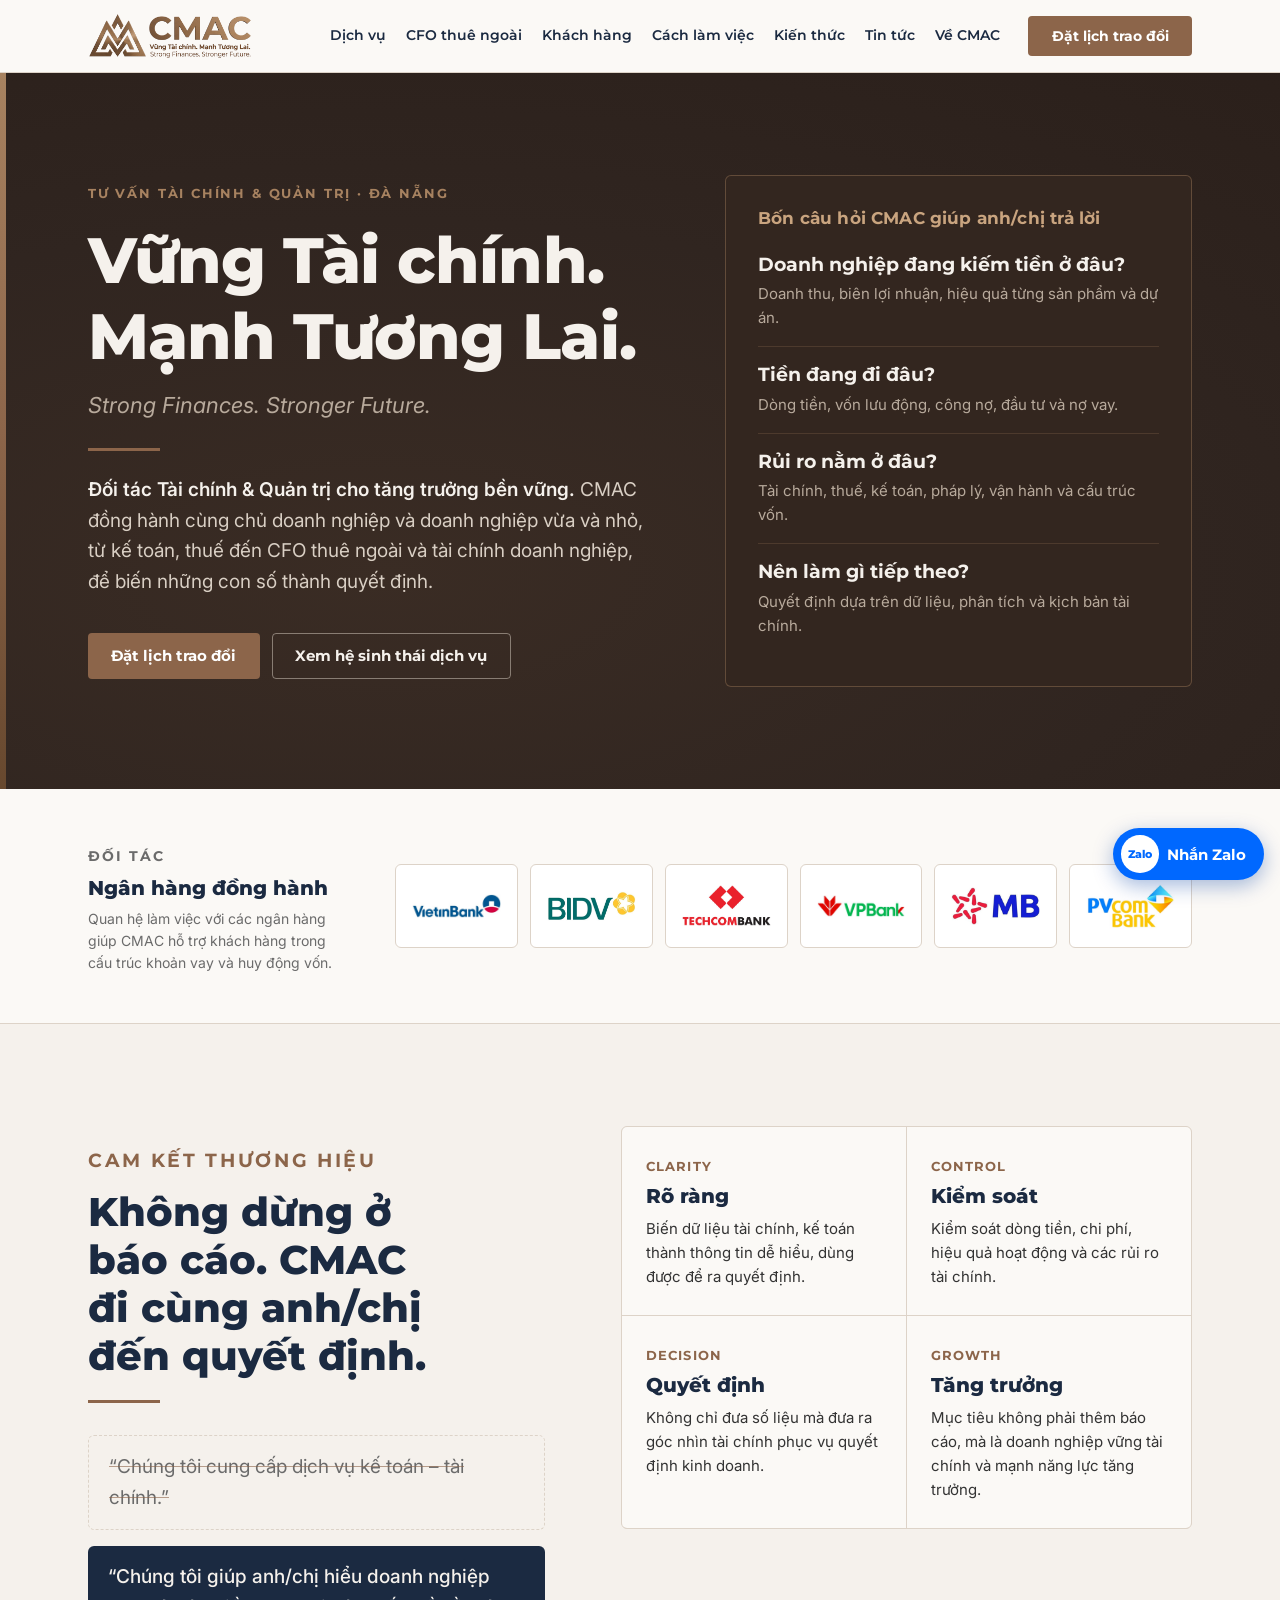
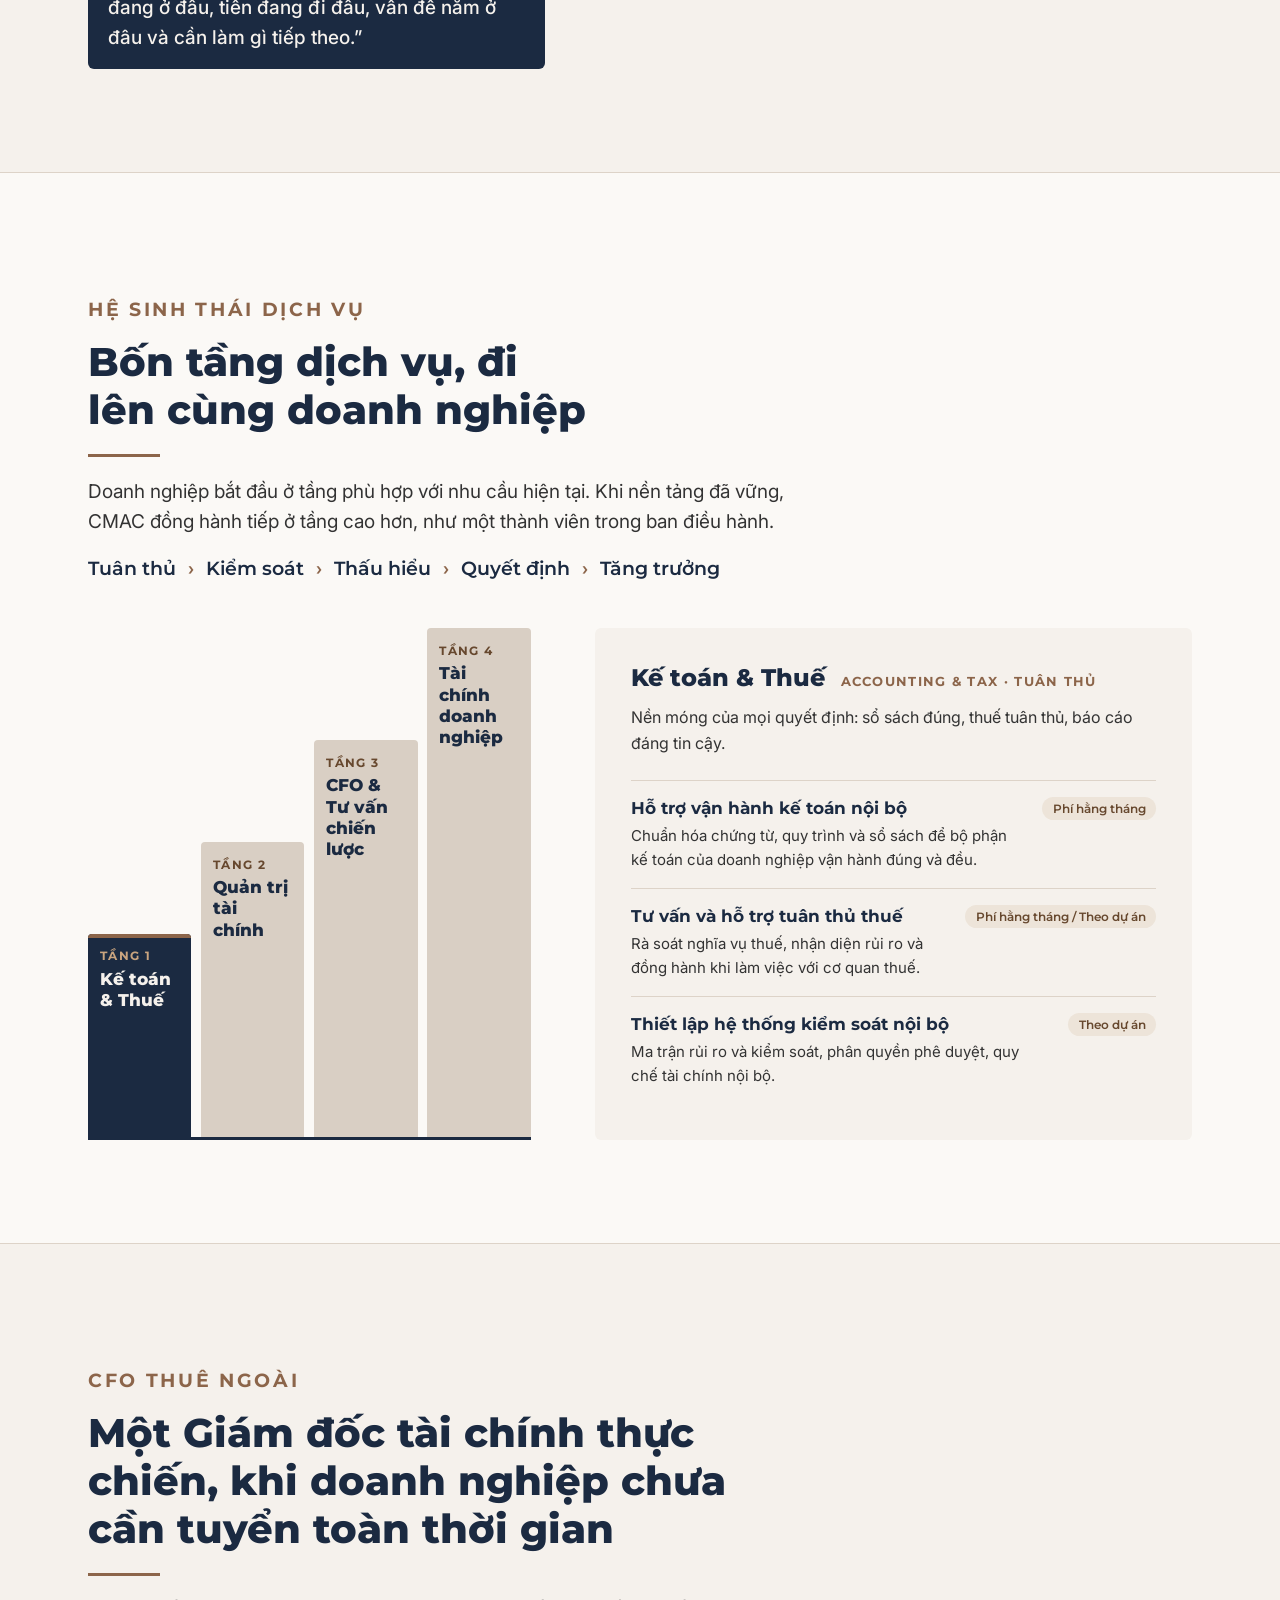
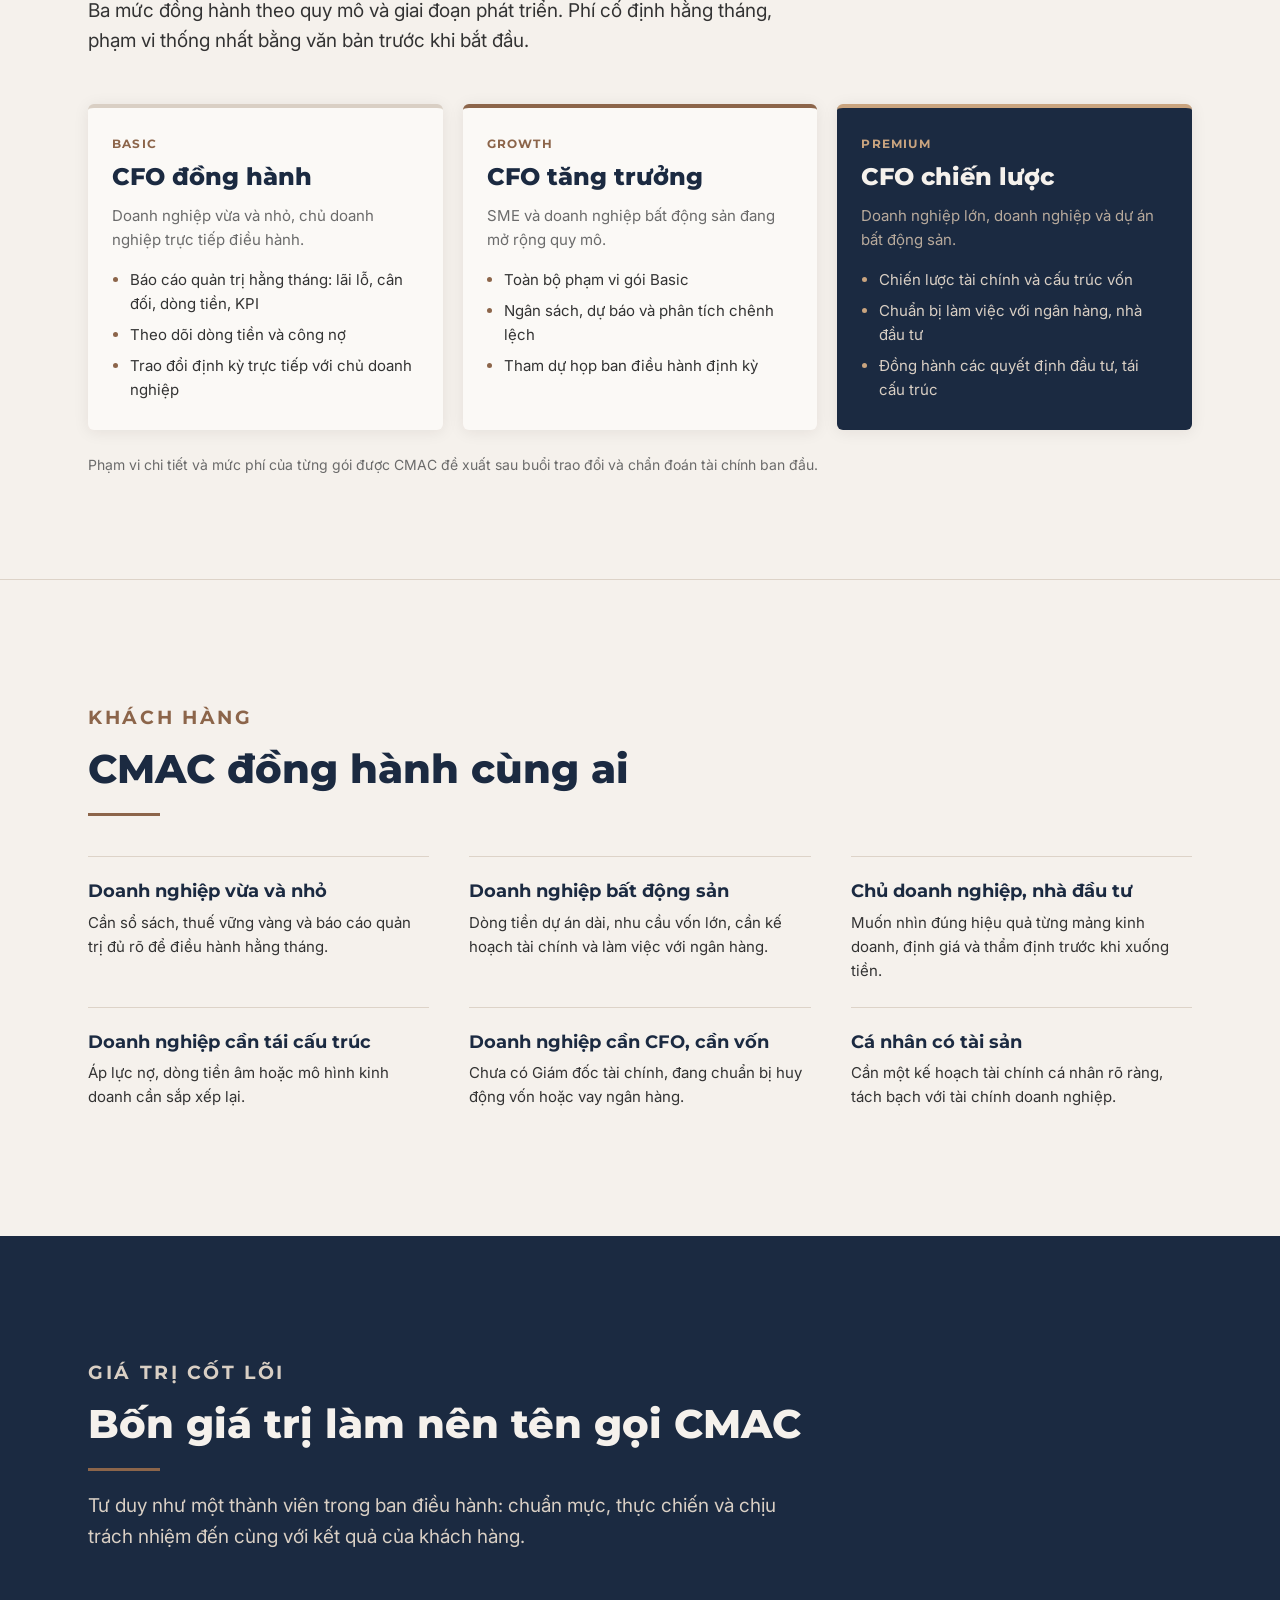
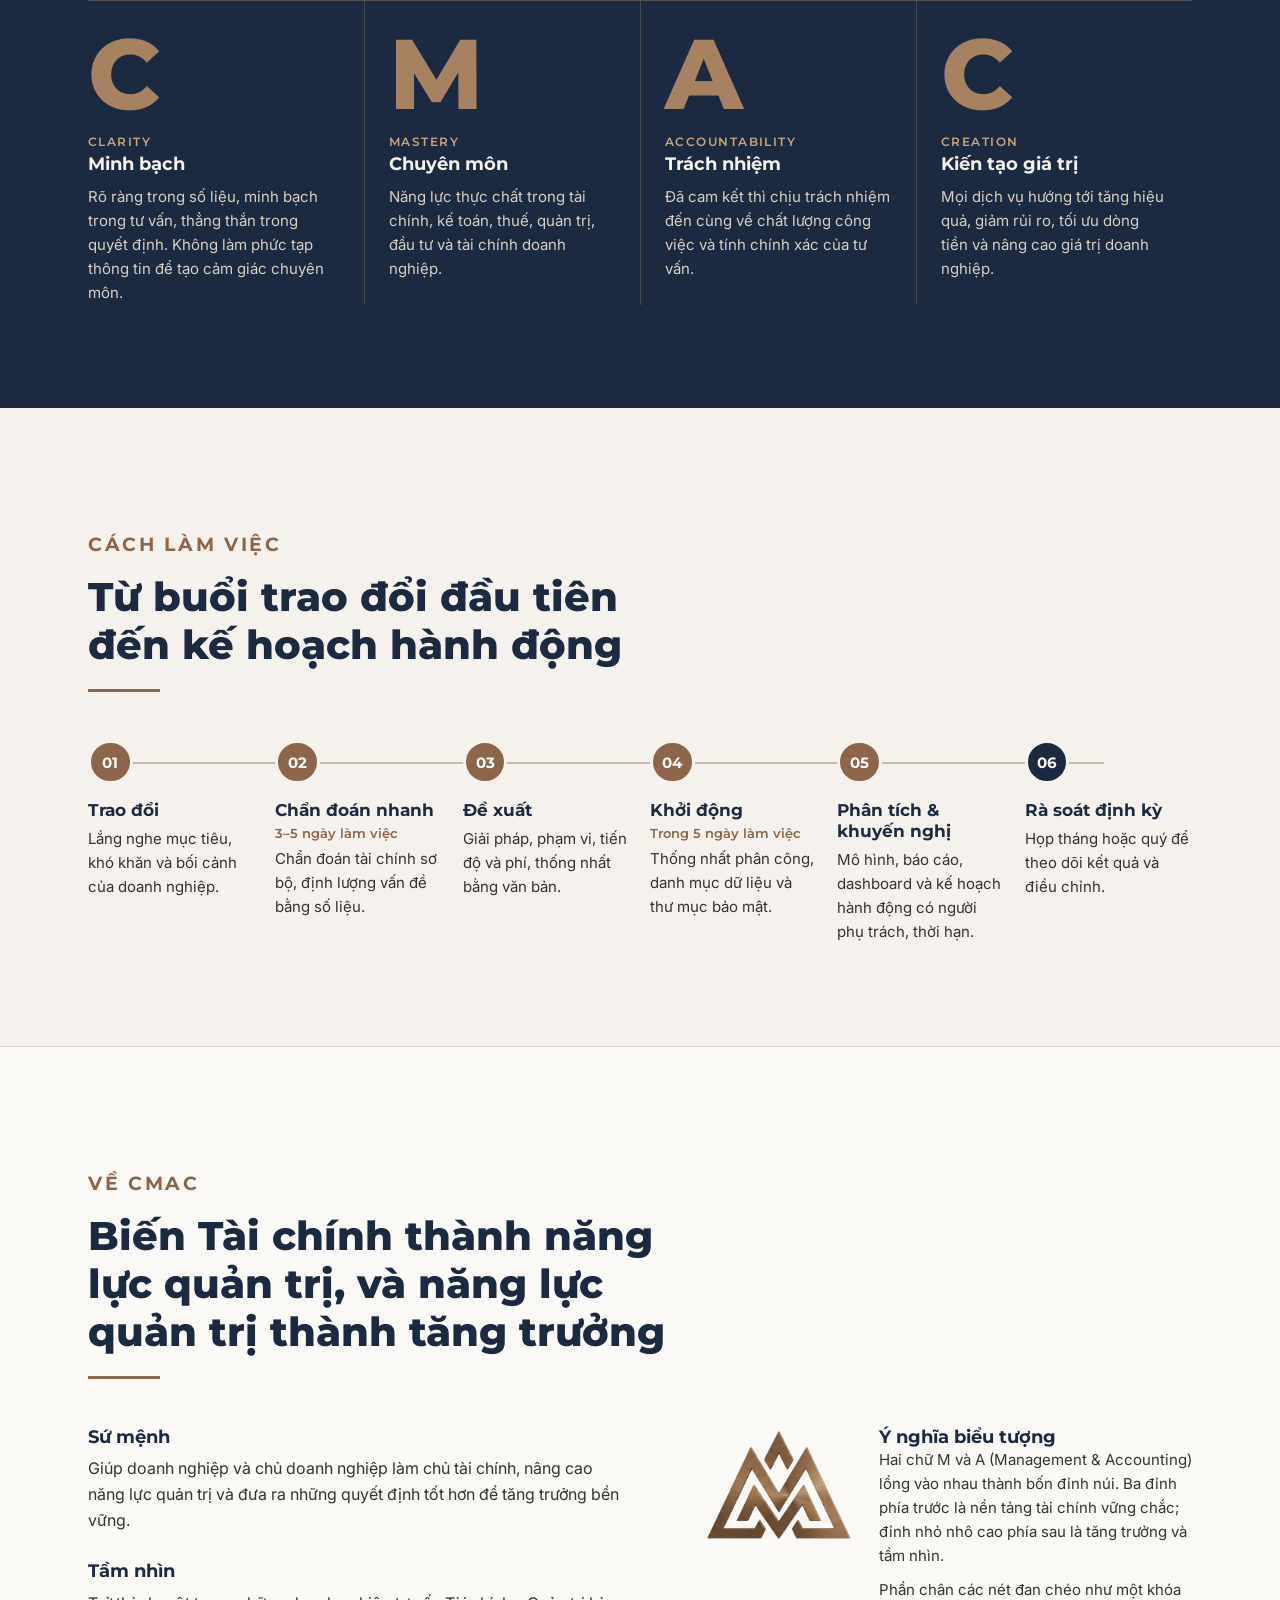
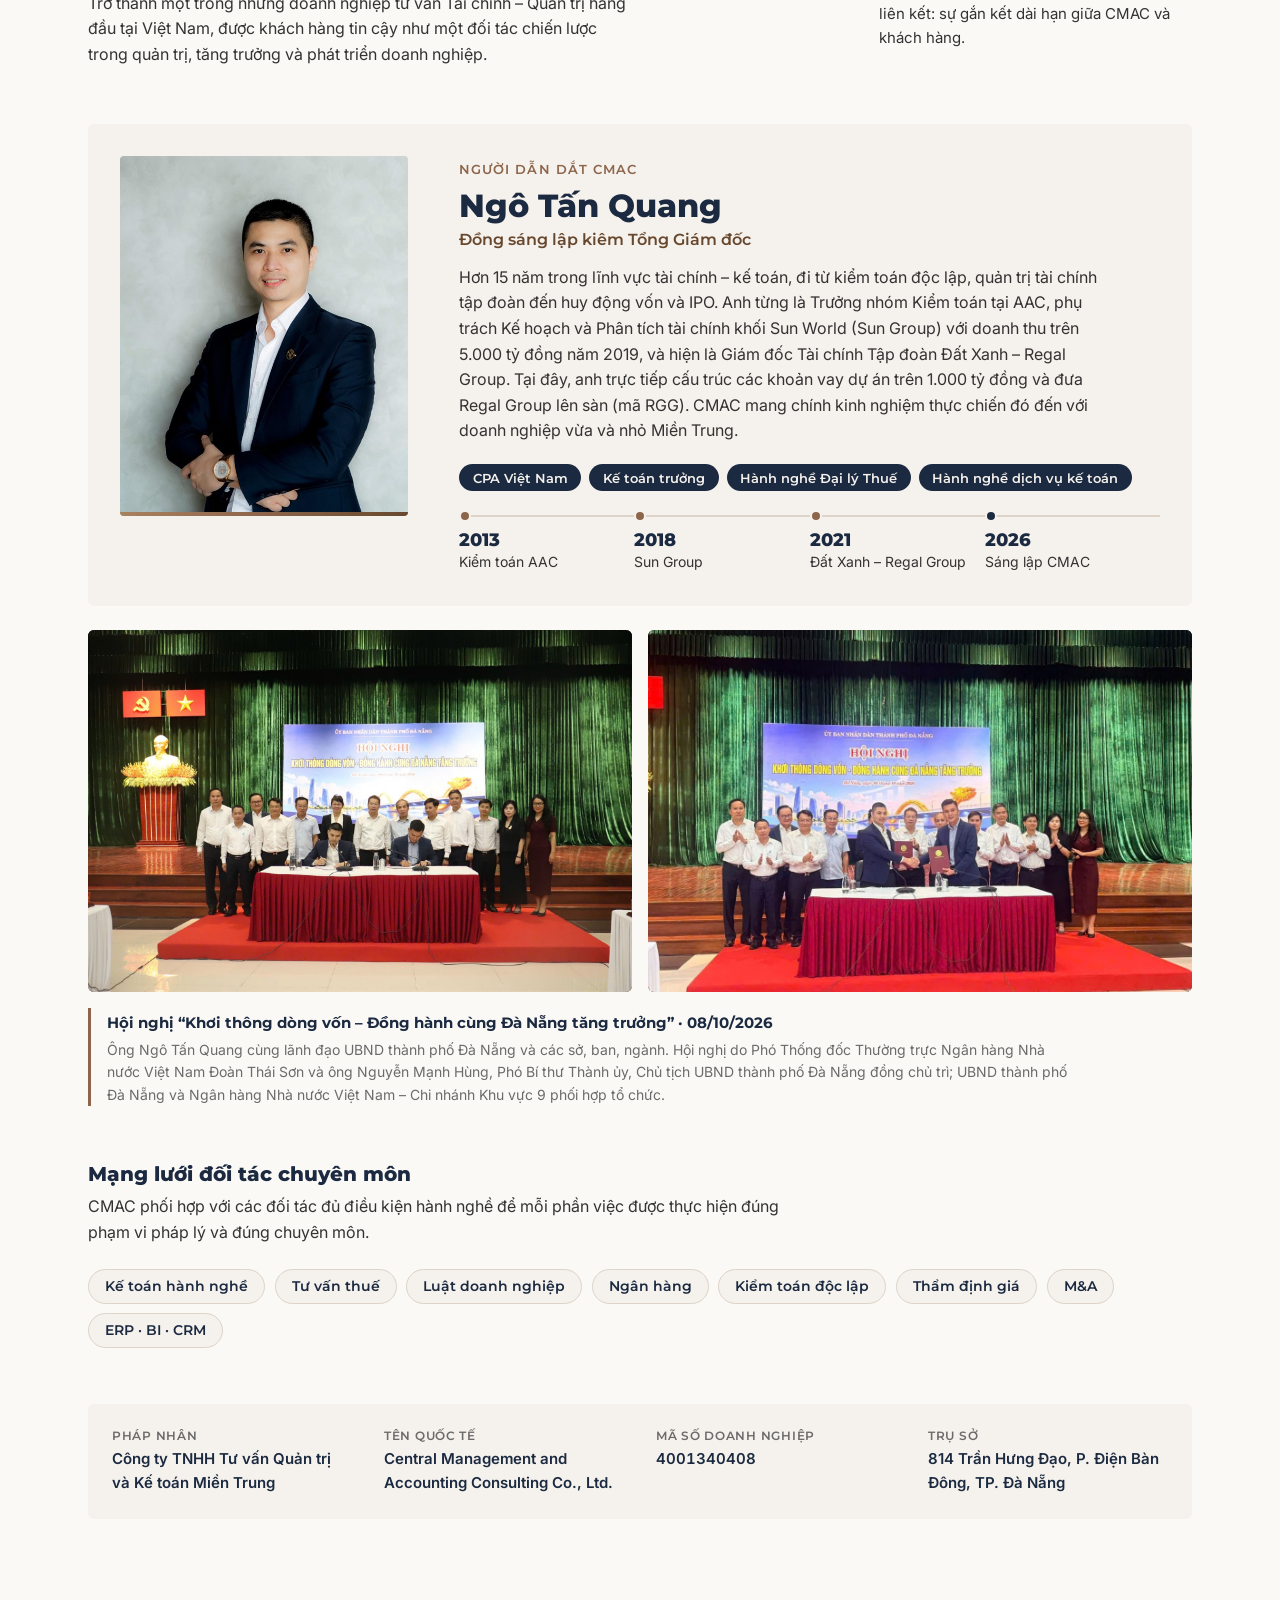
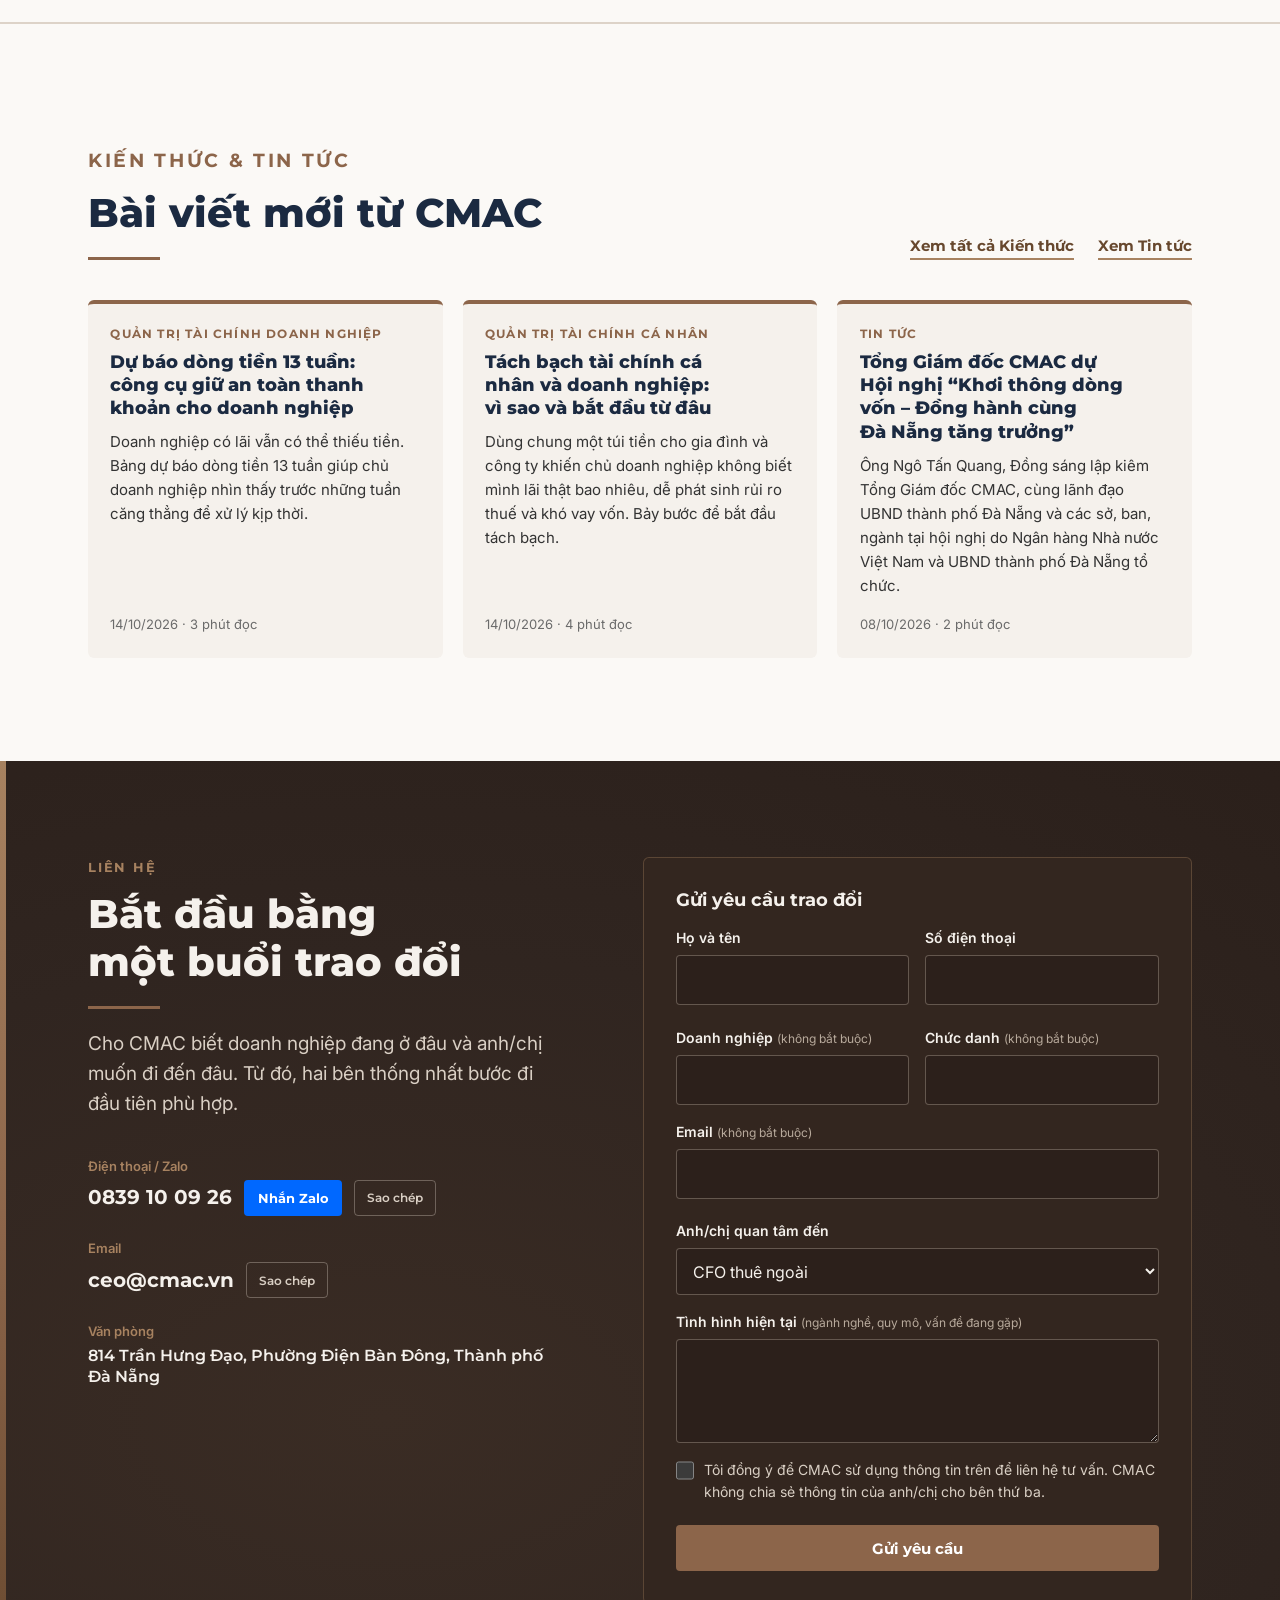
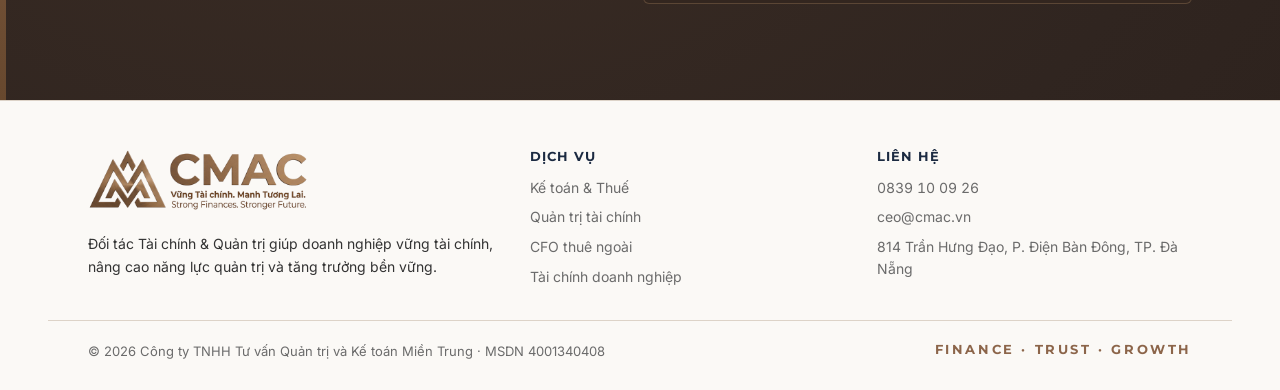
<file: index.html>
<!doctype html>
<html lang="vi">
<head>
<meta charset="utf-8">
<meta name="viewport" content="width=device-width, initial-scale=1, viewport-fit=cover">
<meta name="description" content="CMAC – Đối tác Tài chính &amp; Quản trị cho tăng trưởng bền vững: Kế toán – Thuế, Quản trị tài chính, CFO thuê ngoài và Tài chính doanh nghiệp tại Đà Nẵng.">
<meta property="og:type" content="website">
<meta property="og:locale" content="vi_VN">
<meta property="og:title" content="CMAC – Vững Tài chính. Mạnh Tương Lai.">
<meta property="og:description" content="CMAC – Đối tác Tài chính &amp; Quản trị cho tăng trưởng bền vững: Kế toán – Thuế, Quản trị tài chính, CFO thuê ngoài và Tài chính doanh nghiệp tại Đà Nẵng.">
<meta property="og:url" content="https://cmac.vn/">
<meta property="og:site_name" content="CMAC">
<meta property="og:image" content="https://cmac.vn/assets/og-cmac.jpg">
<meta property="og:image:width" content="1200">
<meta property="og:image:height" content="630">
<meta property="og:image:type" content="image/jpeg">
<meta property="og:image:alt" content="CMAC – Đối tác Tài chính &amp; Quản trị cho tăng trưởng bền vững">
<meta name="twitter:card" content="summary_large_image">
<meta name="twitter:image" content="https://cmac.vn/assets/og-cmac.jpg">
<link rel="canonical" href="https://cmac.vn/">
<meta name="theme-color" content="#2A1F1A">
<link rel="icon" type="image/png" href="assets/cmac-mark-v2.png">
<title>CMAC – Tư vấn Tài chính &amp; Quản trị | Vững Tài chính. Mạnh Tương Lai.</title>
<link rel="preconnect" href="https://fonts.googleapis.com">
<link rel="preconnect" href="https://fonts.gstatic.com" crossorigin>
<link rel="stylesheet" href="https://fonts.googleapis.com/css2?family=Inter:ital,wght@0,400;0,500;0,600;1,400&family=Montserrat:wght@600;700;800&display=swap">
<style>
img { max-width: 100%; }
[hidden] { display: none !important; }
/* Layout: website một trang, căn trái. Nền Kem cho nội dung, khối Sô-cô-la cho hero/CTA (logo đồng chỉ đặt trên nền sáng theo Brand Guideline 2026).
   Điểm nhấn duy nhất: "Hệ sinh thái 4 tầng" vẽ thành bậc núi đi lên, lặp lại hình núi của biểu tượng M–A.
   Một theme cố định theo bộ nhận diện CMAC (60% nền trung tính · 30% Navy · 10% Đồng). */
:root {
  color-scheme: light;
  --choco: #2A1F1A;
  --choco-hi: #3A2C24;
  --choco-card: #33261F;
  --cream: #F5F1EC;
  --paper: #FBF9F6;
  --navy: #1B2A41;
  --navy-2: #24364F;
  --bronze: #8C654A;
  --bronze-hi: #A78260;
  --bronze-lo: #67482E;
  --gold: #C9A47F;
  --sand: #D9CFC4;
  --taupe: #B8AA9C;
  --charcoal: #333333;
  --muted: #6B6B6B;
  --line: #DDD3C8;

  --f-head: "Montserrat", "Segoe UI", system-ui, sans-serif;
  --f-body: "Inter", "Segoe UI", system-ui, sans-serif;

  --t-sm: .875rem;
  --t-base: 1rem;
  --t-lg: 1.1875rem;
  --t-h3: 1.25rem;
  --t-h2: clamp(1.75rem, 1.25rem + 1.9vw, 2.5rem);
  --t-h1: clamp(2.375rem, 1.4rem + 3.8vw, 4rem);

  --wrap: 74rem;
  --gutter: clamp(16px, 4vw, 40px);
  --radius: 6px;
  --shadow: 0 2px 16px rgba(42, 31, 26, .08);
}
*, *::before, *::after { box-sizing: border-box; }
html { scroll-behavior: smooth; }
body {
  margin: 0; background: var(--cream); color: var(--charcoal);
  font-family: var(--f-body); font-size: var(--t-base); line-height: 1.6;
  -webkit-font-smoothing: antialiased;
}
@media (prefers-reduced-motion: reduce) { html { scroll-behavior: auto; } *, *::before, *::after { transition: none !important; animation: none !important; } }
h1, h2, h3, h4 { font-family: var(--f-head); color: var(--navy); line-height: 1.2; margin: 0; text-wrap: balance; }
p, ul, ol, dl, dd { margin: 0; }
a { color: inherit; }
:focus-visible { outline: 2px solid var(--bronze); outline-offset: 3px; border-radius: 2px; }
.wrap { max-width: var(--wrap); margin-inline: auto; padding-inline: var(--gutter); }
.num { font-variant-numeric: tabular-nums; }

/* nhãn phần: chữ hoa giãn, màu Đồng (theo template CMAC), dùng tiết chế */
.kicker { font-family: var(--f-head); font-weight: 700; font-size: .8125rem; letter-spacing: .14em; text-transform: uppercase; color: var(--bronze); }
.rule { width: 4.5rem; height: 3px; background: var(--bronze); border: 0; margin: 1.25rem 0 0; }
.sec { padding-block: clamp(4rem, 8vw, 6.5rem); scroll-margin-top: 4.5rem; }
.sec-head { max-width: 46rem; }
.sec-head h2 { font-size: var(--t-h2); font-weight: 800; margin-top: .75rem; }
.sec-head > p { margin-top: 1.25rem; font-size: var(--t-lg); }

.btn {
  display: inline-flex; align-items: center; justify-content: center;
  font-family: var(--f-head); font-weight: 700; font-size: .9375rem;
  min-height: 2.875rem; padding: 0 1.4rem; border-radius: 4px; border: 1px solid transparent;
  text-decoration: none; cursor: pointer; transition: background-color .18s, border-color .18s, color .18s;
}
.btn-bronze { background: var(--bronze); color: #fff; }
.btn-bronze:hover { background: var(--bronze-lo); }
.btn-line { border-color: rgba(217,207,196,.5); color: var(--cream); background: transparent; }
.btn-line:hover { border-color: var(--bronze-hi); }

/* ---------- Header (nền sáng để đặt logo đồng gốc) ---------- */
.site-head { position: sticky; top: env(safe-area-inset-top, 0px); z-index: 30; background: rgba(251, 249, 246, .96); backdrop-filter: blur(6px); border-bottom: 1px solid var(--line); }
.site-head .wrap { display: flex; align-items: center; gap: 1.75rem; min-height: 4.5rem; }
.brand { display: block; line-height: 0; }
.brand img { height: 46px; width: auto; }
.nav { display: flex; gap: 1.25rem; margin-left: auto; }
.nav a { font-family: var(--f-head); font-weight: 600; font-size: .875rem; color: var(--navy); text-decoration: none; padding-block: .5rem; border-bottom: 2px solid transparent; }
.nav a:hover { border-bottom-color: var(--bronze); }
.head-cta { min-height: 2.5rem; font-size: .875rem; }
.menu-btn { display: none; margin-left: auto; background: none; border: 1px solid var(--line); color: var(--navy); border-radius: 4px; min-height: 2.75rem; padding: 0 1rem; font: 600 .875rem var(--f-head); cursor: pointer; }
@media (max-width: 1140px) {
  .nav, .head-cta { display: none; }
  .menu-btn { display: inline-flex; align-items: center; }
  .nav.open { display: flex; position: absolute; left: 0; right: 0; top: 100%; flex-direction: column; gap: 0; background: var(--paper); padding: .25rem var(--gutter) 1rem; border-bottom: 1px solid var(--line); box-shadow: var(--shadow); }
  .nav.open a { padding-block: .85rem; border-bottom: 1px solid var(--line); }
  .brand img { height: 40px; }
}

/* ---------- Khối tối ---------- */
.dark { position: relative; color: var(--sand); background: radial-gradient(120% 95% at 30% 70%, var(--choco-hi) 0%, #302520 52%, var(--choco) 100%); }
.dark::before { content: ""; position: absolute; inset: 0 auto 0 0; width: 6px; background: linear-gradient(var(--bronze-hi), var(--bronze), var(--bronze-lo)); }
.dark h1, .dark h2, .dark h3 { color: var(--cream); }
.dark .kicker { color: var(--bronze-hi); }

/* ---------- Hero ---------- */
.hero .wrap { display: grid; grid-template-columns: minmax(0, 1.2fr) minmax(0, 1fr); gap: clamp(2.5rem, 6vw, 5rem); padding-block: clamp(3.5rem, 8vw, 6.5rem); align-items: center; }
.hero h1 { font-size: var(--t-h1); font-weight: 800; letter-spacing: -.015em; margin-top: 1.1rem; }
.hero .en { display: block; margin-top: .9rem; font: italic 400 clamp(1.05rem, .9rem + .6vw, 1.375rem)/1.4 var(--f-body); color: var(--taupe); letter-spacing: 0; }
.hero .rule { margin-top: 1.75rem; }
.hero-lede { margin-top: 1.5rem; font-size: var(--t-lg); max-width: 36rem; }
.hero-lede strong { color: var(--cream); font-weight: 600; }
.hero-actions { display: flex; flex-wrap: wrap; gap: .75rem; margin-top: 2.25rem; }

.questions { background: var(--choco-card); border: 1px solid rgba(167,130,96,.4); border-radius: var(--radius); padding: clamp(1.25rem, 3vw, 2rem); min-width: 0; }
.questions h2 { font-size: 1.0625rem; font-weight: 700; color: var(--gold); letter-spacing: .01em; }
.questions ul { list-style: none; padding: 0; margin-top: .5rem; display: grid; }
.questions li { padding-block: 1rem; border-top: 1px solid rgba(167,130,96,.22); }
.questions li:first-child { border-top: 0; }
.questions b { display: block; font: 700 1.1875rem/1.3 var(--f-head); color: var(--cream); }
.questions span { display: block; margin-top: .3rem; font-size: .9375rem; color: var(--taupe); }
@media (max-width: 900px) { .hero .wrap { grid-template-columns: minmax(0, 1fr); } }

/* ---------- Cam kết ---------- */
.promise .wrap { display: grid; grid-template-columns: minmax(0, 1fr) minmax(0, 1.25fr); gap: clamp(2rem, 6vw, 5rem); align-items: start; }
.shift { margin-top: 2rem; display: grid; gap: 1rem; }
.shift p { padding: 1rem 1.25rem; border-radius: var(--radius); font-size: var(--t-lg); }
.shift .from { color: var(--muted); background: transparent; border: 1px dashed var(--line); text-decoration: line-through; text-decoration-color: rgba(140,101,74,.6); }
.shift .to { background: var(--navy); color: var(--cream); font-weight: 500; }
.pillars { display: grid; grid-template-columns: repeat(2, minmax(0, 1fr)); gap: 1px; background: var(--line); border: 1px solid var(--line); border-radius: var(--radius); overflow: hidden; }
.pillar { background: var(--paper); padding: 1.6rem 1.5rem; }
.pillar .en { font: 700 .8125rem var(--f-head); color: var(--bronze); letter-spacing: .08em; text-transform: uppercase; }
.pillar h3 { font-size: var(--t-h3); font-weight: 800; margin-top: .35rem; }
.pillar p { margin-top: .6rem; font-size: .9375rem; }
@media (max-width: 900px) { .promise .wrap { grid-template-columns: minmax(0, 1fr); } }
@media (max-width: 520px) { .pillars { grid-template-columns: minmax(0, 1fr); } }

/* ---------- Hệ sinh thái 4 tầng ---------- */
.eco { background: var(--paper); border-block: 1px solid var(--line); }
.logic { display: flex; flex-wrap: wrap; align-items: center; gap: .5rem .75rem; margin-top: 1.5rem; font: 600 .9375rem var(--f-head); color: var(--navy); }
.logic i { font-style: normal; color: var(--bronze); }
.eco-grid { display: grid; grid-template-columns: minmax(0, 1fr) minmax(0, 1.35fr); gap: clamp(2rem, 5vw, 4rem); margin-top: 3rem; align-items: stretch; }
.peaks { display: grid; grid-template-columns: repeat(4, minmax(0, 1fr)); align-items: end; gap: .6rem; min-height: 22rem; padding-bottom: 0; border-bottom: 3px solid var(--navy); }
.peak {
  position: relative; display: flex; flex-direction: column; justify-content: flex-start; gap: .35rem;
  border: 0; cursor: pointer; text-align: left; padding: .9rem .75rem; border-radius: 4px 4px 0 0;
  background: var(--sand); color: var(--navy); font-family: var(--f-head); transition: background-color .2s, color .2s;
}
.peak:nth-child(1) { height: 40%; } .peak:nth-child(2) { height: 58%; } .peak:nth-child(3) { height: 78%; } .peak:nth-child(4) { height: 100%; }
.peak small { font-weight: 700; font-size: .75rem; letter-spacing: .12em; text-transform: uppercase; color: var(--bronze-lo); }
.peak strong { font-weight: 800; font-size: clamp(.8125rem, .7rem + .45vw, 1.0625rem); line-height: 1.25; }
.peak:hover { background: #E6DDD2; }
.peak[aria-selected="true"] { background: var(--navy); color: var(--cream); }
.peak[aria-selected="true"] small { color: var(--gold); }
.peak[aria-selected="true"]::after { content: ""; position: absolute; left: 0; right: 0; top: 0; height: 4px; background: var(--bronze); border-radius: 4px 4px 0 0; }
.tier { background: var(--cream); border-radius: var(--radius); padding: clamp(1.4rem, 3vw, 2.25rem); min-width: 0; }
.tier-top { display: flex; flex-wrap: wrap; align-items: baseline; gap: .5rem 1rem; }
.tier h3 { font-size: 1.5rem; font-weight: 800; }
.tier .goal { font: 700 .8125rem var(--f-head); letter-spacing: .1em; text-transform: uppercase; color: var(--bronze); }
.tier > p { margin-top: .75rem; }
.svc-list { list-style: none; padding: 0; margin-top: 1.5rem; display: grid; gap: 0; }
.svc-list li { display: grid; grid-template-columns: minmax(0, 1fr) auto; gap: .25rem 1.25rem; padding-block: 1rem; border-top: 1px solid var(--line); }
.svc-list b { font: 700 1.0625rem/1.35 var(--f-head); color: var(--navy); }
.svc-list p { grid-column: 1; font-size: .9375rem; }
.svc-list .fee { grid-column: 2; grid-row: 1; align-self: start; font: 600 .75rem var(--f-head); color: var(--bronze-lo); background: #EDE4D9; border-radius: 999px; padding: .25rem .65rem; white-space: nowrap; }
@media (max-width: 900px) { .eco-grid { grid-template-columns: minmax(0, 1fr); } .peaks { min-height: 15rem; } }
@media (max-width: 480px) { .peak { padding: .6rem .45rem; } .peak small { letter-spacing: .06em; } .svc-list li { grid-template-columns: minmax(0, 1fr); } .svc-list .fee { grid-column: 1; grid-row: auto; justify-self: start; } }

/* ---------- CFO thuê ngoài ---------- */
.cfo-grid { display: grid; grid-template-columns: repeat(3, minmax(0, 1fr)); gap: 1.25rem; margin-top: 3rem; }
.pkg { background: var(--paper); border-radius: var(--radius); box-shadow: var(--shadow); padding: 1.75rem 1.5rem; display: flex; flex-direction: column; gap: .75rem; border-top: 4px solid var(--sand); }
.pkg.mid { border-top-color: var(--bronze); }
.pkg.top { background: var(--navy); color: var(--sand); border-top-color: var(--gold); }
.pkg.top h3 { color: var(--cream); }
.pkg .tag { font: 700 .75rem var(--f-head); letter-spacing: .1em; text-transform: uppercase; color: var(--bronze); }
.pkg.top .tag { color: var(--gold); }
.pkg h3 { font-size: 1.5rem; font-weight: 800; }
.pkg .for { font-size: .9375rem; color: var(--muted); }
.pkg.top .for { color: var(--taupe); }
.pkg ul { padding-left: 1.1rem; display: grid; gap: .45rem; font-size: .9375rem; margin-top: .25rem; }
.pkg li::marker { color: var(--bronze); }
.pkg.top li::marker { color: var(--gold); }
.cfo-note { margin-top: 1.5rem; font-size: .875rem; color: var(--muted); max-width: 52rem; }
@media (max-width: 900px) { .cfo-grid { grid-template-columns: minmax(0, 1fr); } }

/* ---------- Khách hàng ---------- */
.clients { border-top: 1px solid var(--line); }
.client-grid { display: grid; grid-template-columns: repeat(3, minmax(0, 1fr)); gap: 0 2.5rem; margin-top: 2.5rem; }
.client { padding-block: 1.5rem; border-top: 1px solid var(--line); }
.client h3 { font-size: 1.125rem; font-weight: 700; }
.client p { margin-top: .5rem; font-size: .9375rem; }
@media (max-width: 900px) { .client-grid { grid-template-columns: repeat(2, minmax(0, 1fr)); } }
@media (max-width: 560px) { .client-grid { grid-template-columns: minmax(0, 1fr); } }

/* ---------- Giá trị C.M.A.C ---------- */
.values { background: var(--navy); color: var(--sand); }
.values .kicker { color: var(--gold); }
.values h2 { color: var(--cream); }
.values .sec-head > p { color: var(--sand); }
.acrostic { display: grid; grid-template-columns: repeat(4, minmax(0, 1fr)); margin-top: 3rem; border-top: 1px solid rgba(201,164,127,.35); }
.letter { padding: 1.75rem 1.5rem 0 0; }
.letter + .letter { padding-left: 1.5rem; border-left: 1px solid rgba(201,164,127,.25); }
.letter .big { display: block; font: 800 clamp(4rem, 3rem + 4vw, 6.5rem)/0.9 var(--f-head); color: var(--bronze-hi); letter-spacing: -.02em; }
.letter h3 { color: var(--cream); font-size: 1.125rem; font-weight: 700; margin-top: 1rem; }
.letter h3 span { display: block; font: 600 .75rem var(--f-head); color: var(--gold); letter-spacing: .12em; text-transform: uppercase; margin-bottom: .3rem; }
.letter p { margin-top: .6rem; font-size: .9375rem; }
@media (max-width: 900px) { .acrostic { grid-template-columns: repeat(2, minmax(0, 1fr)); row-gap: 2rem; } .letter:nth-child(3) { padding-left: 0; border-left: 0; } }
@media (max-width: 480px) { .acrostic { grid-template-columns: minmax(0, 1fr); } .letter + .letter { padding-left: 0; border-left: 0; } }

/* ---------- Quy trình ---------- */
.steps { list-style: none; padding: 0; margin-top: 3rem; display: grid; grid-template-columns: repeat(6, minmax(0, 1fr)); gap: 1.25rem; counter-reset: s; position: relative; }
.steps::before { content: ""; position: absolute; top: 1.4rem; left: 1.4rem; right: 8%; height: 2px; background: var(--bronze-hi); opacity: .5; }
.steps li { position: relative; counter-increment: s; min-width: 0; }
.steps li::before { content: counter(s, decimal-leading-zero); position: relative; display: grid; place-items: center; width: 2.8rem; height: 2.8rem; border-radius: 50%; background: var(--bronze); color: #fff; font: 700 .9375rem var(--f-head); border: 3px solid var(--cream); }
.steps li:last-child::before { background: var(--navy); }
.steps h3 { font-size: 1.0625rem; font-weight: 700; margin-top: 1rem; }
.steps .time { display: block; font: 600 .8125rem var(--f-head); color: var(--bronze); margin-top: .25rem; }
.steps p { font-size: .9375rem; margin-top: .4rem; }
@media (max-width: 1000px) {
  .steps { grid-template-columns: minmax(0, 1fr); gap: 0; }
  .steps::before { top: 1.4rem; bottom: 1.4rem; left: 1.4rem; right: auto; width: 2px; height: auto; }
  .steps li { display: grid; grid-template-columns: 2.8rem minmax(0, 1fr); column-gap: 1.1rem; padding-bottom: 1.6rem; }
  .steps li::before { grid-row: span 3; }
  .steps h3 { margin-top: .55rem; }
}

/* ---------- Về CMAC ---------- */
.about { background: var(--paper); border-block: 1px solid var(--line); }
.about-grid { display: grid; grid-template-columns: minmax(0, 1.1fr) minmax(0, 1fr); gap: clamp(2rem, 6vw, 5rem); margin-top: 3rem; }
.mv { display: grid; gap: 1.75rem; }
.mv h3 { font-size: 1.125rem; font-weight: 700; }
.mv p { margin-top: .5rem; }
.mv .en { margin-top: .4rem; font-style: italic; color: var(--muted); font-size: .9375rem; }
.symbol { display: grid; grid-template-columns: 9.5rem minmax(0, 1fr); gap: 1.5rem; align-items: start; }
.symbol img { width: 100%; height: auto; }
.symbol p { font-size: .9375rem; }
.symbol p + p { margin-top: .6rem; }
.leader { margin-top: 3.5rem; display: grid; grid-template-columns: minmax(0, 18rem) minmax(0, 1fr); gap: clamp(1.5rem, 4vw, 3.5rem); align-items: start; padding: clamp(1.25rem, 3vw, 2rem); background: var(--cream); border-radius: var(--radius); }
.leader-photo { margin: 0; position: relative; }
.leader-photo img { display: block; width: 100%; height: auto; aspect-ratio: 4 / 5; object-fit: cover; border-radius: 4px; }
.leader-photo::after { content: ""; position: absolute; left: 0; right: 0; bottom: 0; height: 4px; background: linear-gradient(90deg, var(--bronze-hi), var(--bronze), var(--bronze-lo)); border-radius: 0 0 4px 4px; }
.leader .role { font: 600 .8125rem var(--f-head); color: var(--bronze); letter-spacing: .08em; text-transform: uppercase; }
.leader h3 { font-size: clamp(1.5rem, 1.2rem + 1vw, 2rem); font-weight: 800; margin-top: .4rem; }
.leader-title { font: 600 1rem var(--f-head); color: var(--bronze-lo); margin-top: .25rem; }
.leader-bio { margin-top: 1rem; max-width: 40rem; }
.creds { list-style: none; padding: 0; margin-top: 1.25rem; display: flex; flex-wrap: wrap; gap: .5rem; }
.creds li { background: var(--navy); color: var(--cream); border-radius: 999px; padding: .35rem .85rem; font: 600 .8125rem var(--f-head); }
.path { list-style: none; padding: 0; margin-top: 1.5rem; display: grid; grid-template-columns: repeat(4, minmax(0, 1fr)); border-top: 2px solid var(--line); }
.path li { padding-top: .75rem; position: relative; font-size: .875rem; color: var(--charcoal); }
.path li::before { content: ""; position: absolute; top: -7px; left: 0; width: 12px; height: 12px; border-radius: 50%; background: var(--bronze); border: 2px solid var(--cream); }
.path li:last-child::before { background: var(--navy); }
.path span { display: block; font: 800 1.125rem var(--f-head); color: var(--navy); }
@media (max-width: 760px) { .leader { grid-template-columns: minmax(0, 1fr); } .leader-photo { max-width: 16rem; } }
@media (max-width: 480px) { .path { grid-template-columns: repeat(2, minmax(0, 1fr)); row-gap: 1rem; } }

/* ---------- Ngân hàng đồng hành ---------- */
.banks { background: var(--paper); border-bottom: 1px solid var(--line); }
.banks .wrap { display: grid; grid-template-columns: minmax(0, 16rem) minmax(0, 1fr); gap: clamp(1.5rem, 4vw, 3.5rem); align-items: center; padding-block: clamp(2.25rem, 4vw, 3rem); }
.banks h2 { font-size: 1.25rem; font-weight: 800; margin-top: .5rem; }
.banks-intro p { margin-top: .5rem; font-size: .875rem; color: var(--muted); }
.bank-grid { list-style: none; padding: 0; display: grid; grid-template-columns: repeat(6, minmax(0, 1fr)); gap: .75rem; }
.bank-grid li { display: flex; align-items: center; justify-content: center; height: 5.25rem; padding: .75rem 1rem; overflow: hidden; background: #fff; border: 1px solid var(--line); border-radius: var(--radius); }
/* Giới hạn bằng đơn vị cố định: Safari iOS không tính max-height theo % trong ô có chiều cao cố định */
.bank-grid img { display: block; flex: 0 1 auto; min-width: 0; width: auto; height: auto; max-width: 100%; max-height: 3.25rem; object-fit: contain; }
@media (max-width: 1000px) { .banks .wrap { grid-template-columns: minmax(0, 1fr); } .bank-grid { grid-template-columns: repeat(3, minmax(0, 1fr)); } }
@media (max-width: 480px) { .bank-grid { grid-template-columns: repeat(2, minmax(0, 1fr)); gap: .6rem; } .bank-grid li { height: 4.5rem; padding: .6rem .75rem; } .bank-grid img { max-height: 2.75rem; } }

/* ---------- Hoạt động tiêu biểu của CEO ---------- */
.moments { margin-top: 1.5rem; display: grid; grid-template-columns: repeat(2, minmax(0, 1fr)); gap: 1rem; }
.moments figure { margin: 0; overflow: hidden; border-radius: var(--radius); background: var(--choco); }
.moments img { display: block; width: 100%; height: auto; aspect-ratio: 3 / 2; object-fit: cover; object-position: 50% 60%; }
.moments-cap { grid-column: 1 / -1; display: grid; gap: .35rem; padding: .25rem 0 0 1rem; border-left: 3px solid var(--bronze); }
.moments-cap b { font: 700 .9375rem/1.4 var(--f-head); color: var(--navy); }
.moments-cap p { font-size: .875rem; color: var(--muted); max-width: 60rem; }
@media (max-width: 760px) { .moments { grid-template-columns: minmax(0, 1fr); } }
.partners { margin-top: 3.5rem; }
.partners h3 { font-size: 1.25rem; font-weight: 800; }
.partners > p { margin-top: .5rem; max-width: 46rem; }
.partner-list { list-style: none; padding: 0; margin-top: 1.5rem; display: flex; flex-wrap: wrap; gap: .6rem; }
.partner-list li { background: var(--cream); border: 1px solid var(--line); border-radius: 999px; padding: .45rem 1rem; font: 600 .875rem var(--f-head); color: var(--navy); }
.legal-card { margin-top: 3.5rem; display: grid; grid-template-columns: repeat(4, minmax(0, 1fr)); gap: 1.25rem 2rem; padding: 1.5rem; background: var(--cream); border-radius: var(--radius); }
.legal-card dt { font: 600 .75rem var(--f-head); color: var(--muted); letter-spacing: .06em; text-transform: uppercase; }
.legal-card dd { margin-top: .3rem; font-weight: 600; color: var(--navy); font-size: .9375rem; overflow-wrap: anywhere; }
@media (max-width: 900px) { .about-grid { grid-template-columns: minmax(0, 1fr); } .legal-card { grid-template-columns: repeat(2, minmax(0, 1fr)); } }
@media (max-width: 480px) { .symbol { grid-template-columns: 6.5rem minmax(0, 1fr); gap: 1rem; } .legal-card { grid-template-columns: minmax(0, 1fr); } }

/* ---------- Liên hệ ---------- */
.contact .wrap { display: grid; grid-template-columns: minmax(0, 1fr) minmax(0, 1.15fr); gap: clamp(2.5rem, 6vw, 5rem); padding-block: clamp(4rem, 8vw, 6rem); }
.contact h2 { font-size: var(--t-h2); font-weight: 800; margin-top: .75rem; }
.contact .lede { margin-top: 1.25rem; font-size: var(--t-lg); }
.channels { margin-top: 2.25rem; display: grid; gap: 1.4rem; }
.ch-label { font-size: .8125rem; font-weight: 600; color: var(--bronze-hi); }
.ch-row { display: flex; flex-wrap: wrap; align-items: center; gap: .75rem; margin-top: .2rem; }
.ch-val { font: 700 1.25rem/1.35 var(--f-head); color: var(--cream); user-select: all; overflow-wrap: anywhere; }
.ch-val.sm { font-size: 1rem; font-weight: 600; user-select: text; }
.copy { background: none; border: 1px solid rgba(217,207,196,.35); color: var(--sand); border-radius: 4px; font: 600 .75rem var(--f-head); min-height: 2.25rem; padding: 0 .75rem; cursor: pointer; }
.copy:hover { border-color: var(--bronze-hi); color: var(--cream); }
form { background: var(--choco-card); border: 1px solid rgba(167,130,96,.35); border-radius: var(--radius); padding: clamp(1.25rem, 3vw, 2rem); display: grid; gap: 1rem; min-width: 0; }
form h3 { font-size: 1.125rem; font-weight: 700; }
.row2 { display: grid; grid-template-columns: repeat(2, minmax(0, 1fr)); gap: 1rem; }
@media (max-width: 560px) { .row2 { grid-template-columns: minmax(0, 1fr); } }
.field { display: grid; gap: .35rem; min-width: 0; }
label { font-size: .875rem; font-weight: 600; color: var(--cream); }
.hint { font-weight: 400; color: var(--taupe); font-size: .75rem; }
input, select, textarea { width: 100%; font: inherit; color: var(--cream); background: rgba(42,31,26,.7); border: 1px solid rgba(184,170,156,.4); border-radius: 4px; padding: .7rem .8rem; min-height: 2.875rem; color-scheme: dark; }
textarea { min-height: 6.5rem; resize: vertical; }
input:focus, select:focus, textarea:focus { outline: 2px solid var(--bronze-hi); outline-offset: 0; border-color: transparent; }
.err { font-size: .8125rem; color: #F2B8A0; }
[aria-invalid="true"] { border-color: #E08F6E; }
.result { border-top: 1px solid rgba(167,130,96,.35); padding-top: 1rem; display: grid; gap: .75rem; }
.result p { font-size: .875rem; }
.result pre { margin: 0; white-space: pre-wrap; font: .875rem/1.55 var(--f-body); color: var(--sand); background: rgba(42,31,26,.7); border-radius: 4px; padding: .9rem; max-height: 15rem; overflow: auto; }
@media (max-width: 900px) { .contact .wrap { grid-template-columns: minmax(0, 1fr); } }
.consent { display: grid; grid-template-columns: auto minmax(0, 1fr); gap: .65rem; align-items: start; font-size: .875rem; font-weight: 400; color: var(--sand); cursor: pointer; }
.consent input { width: 1.15rem; height: 1.15rem; min-height: 0; margin: .15rem 0 0; padding: 0; accent-color: var(--bronze-hi); }
.hp { position: absolute; left: -9999px; width: 1px; height: 1px; overflow: hidden; }
.btn[disabled] { opacity: .65; cursor: progress; }
.sent { display: grid; gap: .9rem; align-content: start; align-self: start; background: var(--choco-card); border: 1px solid rgba(167,130,96,.35); border-radius: var(--radius); padding: clamp(1.5rem, 3vw, 2.25rem); }
.sent:focus { outline: none; }
.sent .ch-row { margin-top: .5rem; }
.sent h3 { font-size: 1.25rem; }
.sent p { font-size: .9375rem; }
.form-error { font-size: .875rem; color: #F2B8A0; }
.btn-zalo { display: inline-flex; align-items: center; gap: .45rem; min-height: 2.25rem; padding: 0 .85rem; border-radius: 4px; background: #0068FF; color: #fff; font: 700 .8125rem var(--f-head); text-decoration: none; }
.btn-zalo:hover { background: #0052CC; }
.zalo-float {
  position: fixed; right: max(16px, env(safe-area-inset-right, 0px) + 16px); bottom: calc(env(safe-area-inset-bottom, 0px) + 20px); z-index: 40;
  display: flex; align-items: center; gap: .5rem; min-height: 3.25rem; padding: 0 1.15rem 0 .5rem; border-radius: 999px;
  background: #0068FF; color: #fff; text-decoration: none; font: 700 .9375rem var(--f-head); box-shadow: 0 6px 20px rgba(0, 60, 160, .35);
  transition: transform .18s, background-color .18s;
}
.zalo-float:hover { background: #0052CC; transform: translateY(-2px); }
.zalo-float .zi { display: grid; place-items: center; width: 2.35rem; height: 2.35rem; border-radius: 50%; background: #fff; color: #0068FF; font: 800 .6875rem var(--f-head); letter-spacing: -.01em; }
@media (max-width: 560px) { .zalo-float .zt { display: none; } .zalo-float { padding: 0 .45rem; } }

/* ---------- Footer (nền sáng, logo đồng) ---------- */
/* ---------- Bài viết mới ---------- */
.latest { background: var(--paper); border-top: 1px solid var(--line); }
.latest-head { display: flex; flex-wrap: wrap; align-items: flex-end; justify-content: space-between; gap: 1rem 2rem; }
.latest-links { display: flex; flex-wrap: wrap; gap: .5rem 1.5rem; }
.latest-links a { font: 700 .9375rem var(--f-head); color: var(--bronze-lo); text-decoration: none; border-bottom: 2px solid var(--bronze-hi); padding-bottom: .15rem; }
.latest-links a:hover { color: var(--navy); }
.latest-grid { list-style: none; padding: 0; margin-top: 2.5rem; display: grid; grid-template-columns: repeat(3, minmax(0, 1fr)); gap: 1.25rem; }
.latest-card { display: flex; flex-direction: column; gap: .6rem; background: var(--cream); border-top: 4px solid var(--bronze); border-radius: var(--radius); padding: 1.4rem 1.4rem 1.5rem; }
.latest-card .tag { font: 700 .75rem var(--f-head); letter-spacing: .1em; text-transform: uppercase; color: var(--bronze); }
.latest-card h3 { font-size: 1.125rem; font-weight: 800; line-height: 1.3; }
.latest-card h3 a { text-decoration: none; }
.latest-card h3 a:hover { color: var(--bronze-lo); }
.latest-card p { font-size: .9375rem; }
.latest-card .meta { margin-top: auto; padding-top: .4rem; font-size: .8125rem; color: var(--muted); }
@media (max-width: 960px) { .latest-grid { grid-template-columns: minmax(0, 1fr); } }

.foot { background: var(--paper); border-top: 1px solid var(--line); font-size: .875rem; color: var(--muted); }
.foot-top { display: grid; grid-template-columns: minmax(0, 1.3fr) repeat(2, minmax(0, 1fr)); gap: 2rem; padding-block: 3rem 2rem; }
.foot-top img { width: 220px; max-width: 100%; height: auto; }
.foot-top .one { margin-top: 1rem; max-width: 26rem; color: var(--charcoal); }
.foot h4 { font-size: .8125rem; font-weight: 700; letter-spacing: .08em; text-transform: uppercase; color: var(--navy); }
.foot ul { list-style: none; padding: 0; margin-top: .75rem; display: grid; gap: .45rem; }
.foot a { text-decoration: none; }
.foot a:hover { color: var(--bronze); }
.foot-bot { display: flex; flex-wrap: wrap; justify-content: space-between; gap: .75rem 2rem; padding-block: 1.25rem 1.75rem; border-top: 1px solid var(--line); font-size: .8125rem; }
.foot-bot .essence { font: 700 .8125rem var(--f-head); letter-spacing: .2em; color: var(--bronze); }
@media (max-width: 760px) { .foot-top { grid-template-columns: minmax(0, 1fr); } }
</style>
</head>
<body>
<header class="site-head">
  <div class="wrap">
    <a class="brand" href="#top" aria-label="CMAC, về đầu trang"><img src="assets/cmac-logo.png" alt="CMAC – Vững Tài chính. Mạnh Tương Lai." width="163" height="46"></a>
    <nav class="nav" id="nav" aria-label="Điều hướng chính">
      <a href="#dich-vu">Dịch vụ</a>
      <a href="#cfo">CFO thuê ngoài</a>
      <a href="#khach-hang">Khách hàng</a>
      <a href="#cach-lam-viec">Cách làm việc</a>
      <a href="/kien-thuc/">Kiến thức</a>
      <a href="/tin-tuc/">Tin tức</a>
      <a href="#ve-cmac">Về CMAC</a>
    </nav>
    <a class="btn btn-bronze head-cta" href="#lien-he">Đặt lịch trao đổi</a>
    <button class="menu-btn" id="menuBtn" type="button" aria-expanded="false" aria-controls="nav">Menu</button>
  </div>
</header>

<main id="top">
  <!-- HERO -->
  <section class="dark hero" aria-labelledby="hero-title">
    <div class="wrap">
      <div>
        <p class="kicker">Tư vấn Tài chính &amp; Quản trị · Đà Nẵng</p>
        <h1 id="hero-title">Vững Tài chính. Mạnh Tương Lai.<span class="en">Strong Finances. Stronger Future.</span></h1>
        <hr class="rule">
        <p class="hero-lede"><strong>Đối tác Tài chính &amp; Quản trị cho tăng trưởng bền vững.</strong> CMAC đồng hành cùng chủ doanh nghiệp và doanh nghiệp vừa và nhỏ, từ kế toán, thuế đến CFO thuê ngoài và tài chính doanh nghiệp, để biến những con số thành quyết định.</p>
        <div class="hero-actions">
          <a class="btn btn-bronze" href="#lien-he">Đặt lịch trao đổi</a>
          <a class="btn btn-line" href="#dich-vu">Xem hệ sinh thái dịch vụ</a>
        </div>
      </div>
      <aside class="questions" aria-labelledby="q-title">
        <h2 id="q-title">Bốn câu hỏi CMAC giúp anh/chị trả lời</h2>
        <ul>
          <li><b>Doanh nghiệp đang kiếm tiền ở đâu?</b><span>Doanh thu, biên lợi nhuận, hiệu quả từng sản phẩm và dự án.</span></li>
          <li><b>Tiền đang đi đâu?</b><span>Dòng tiền, vốn lưu động, công nợ, đầu tư và nợ vay.</span></li>
          <li><b>Rủi ro nằm ở đâu?</b><span>Tài chính, thuế, kế toán, pháp lý, vận hành và cấu trúc vốn.</span></li>
          <li><b>Nên làm gì tiếp theo?</b><span>Quyết định dựa trên dữ liệu, phân tích và kịch bản tài chính.</span></li>
        </ul>
      </aside>
    </div>
  </section>

  <!-- NGÂN HÀNG ĐỒNG HÀNH -->
  <section class="banks" aria-labelledby="bank-title">
    <div class="wrap">
      <div class="banks-intro">
        <p class="kicker">Đối tác</p>
        <h2 id="bank-title">Ngân hàng đồng hành</h2>
        <p>Quan hệ làm việc với các ngân hàng giúp CMAC hỗ trợ khách hàng trong cấu trúc khoản vay và huy động vốn.</p>
      </div>
      <ul class="bank-grid">
        <li><img src="assets/banks/vietinbank.png" alt="VietinBank" width="420" height="112" loading="lazy"></li>
        <li><img src="assets/banks/bidv.png" alt="BIDV" width="352" height="120" loading="lazy"></li>
        <li><img src="assets/banks/techcombank.png" alt="Techcombank" width="261" height="120" loading="lazy"></li>
        <li><img src="assets/banks/vpbank.png" alt="VPBank" width="420" height="103" loading="lazy"></li>
        <li><img src="assets/banks/mb.png" alt="MB" width="280" height="120" loading="lazy"></li>
        <li><img src="assets/banks/pvcombank.png" alt="PVcomBank" width="232" height="120" loading="lazy"></li>
      </ul>
    </div>
  </section>

  <!-- CAM KẾT -->
  <section class="sec promise" aria-labelledby="pr-title">
    <div class="wrap">
      <div class="sec-head">
        <p class="kicker">Cam kết thương hiệu</p>
        <h2 id="pr-title">Không dừng ở báo cáo. CMAC đi cùng anh/chị đến quyết định.</h2>
        <hr class="rule">
        <div class="shift">
          <p class="from">“Chúng tôi cung cấp dịch vụ kế toán – tài chính.”</p>
          <p class="to">“Chúng tôi giúp anh/chị hiểu doanh nghiệp đang ở đâu, tiền đang đi đâu, vấn đề nằm ở đâu và cần làm gì tiếp theo.”</p>
        </div>
      </div>
      <div class="pillars">
        <div class="pillar"><span class="en">Clarity</span><h3>Rõ ràng</h3><p>Biến dữ liệu tài chính, kế toán thành thông tin dễ hiểu, dùng được để ra quyết định.</p></div>
        <div class="pillar"><span class="en">Control</span><h3>Kiểm soát</h3><p>Kiểm soát dòng tiền, chi phí, hiệu quả hoạt động và các rủi ro tài chính.</p></div>
        <div class="pillar"><span class="en">Decision</span><h3>Quyết định</h3><p>Không chỉ đưa số liệu mà đưa ra góc nhìn tài chính phục vụ quyết định kinh doanh.</p></div>
        <div class="pillar"><span class="en">Growth</span><h3>Tăng trưởng</h3><p>Mục tiêu không phải thêm báo cáo, mà là doanh nghiệp vững tài chính và mạnh năng lực tăng trưởng.</p></div>
      </div>
    </div>
  </section>

  <!-- HỆ SINH THÁI 4 TẦNG -->
  <section class="sec eco" id="dich-vu" aria-labelledby="eco-title">
    <div class="wrap">
      <div class="sec-head">
        <p class="kicker">Hệ sinh thái dịch vụ</p>
        <h2 id="eco-title">Bốn tầng dịch vụ, đi lên cùng doanh nghiệp</h2>
        <hr class="rule">
        <p>Doanh nghiệp bắt đầu ở tầng phù hợp với nhu cầu hiện tại. Khi nền tảng đã vững, CMAC đồng hành tiếp ở tầng cao hơn, như một thành viên trong ban điều hành.</p>
        <p class="logic" aria-label="Logic giá trị">Tuân thủ <i>›</i> Kiểm soát <i>›</i> Thấu hiểu <i>›</i> Quyết định <i>›</i> Tăng trưởng</p>
      </div>

      <div class="eco-grid">
        <div class="peaks" role="tablist" aria-label="Chọn tầng dịch vụ">
          <button class="peak" role="tab" id="tab-1" aria-controls="tier-panel" aria-selected="true" data-tier="0"><small>Tầng 1</small><strong>Kế toán &amp; Thuế</strong></button>
          <button class="peak" role="tab" id="tab-2" aria-controls="tier-panel" aria-selected="false" data-tier="1" tabindex="-1"><small>Tầng 2</small><strong>Quản trị tài chính</strong></button>
          <button class="peak" role="tab" id="tab-3" aria-controls="tier-panel" aria-selected="false" data-tier="2" tabindex="-1"><small>Tầng 3</small><strong>CFO &amp; Tư vấn chiến lược</strong></button>
          <button class="peak" role="tab" id="tab-4" aria-controls="tier-panel" aria-selected="false" data-tier="3" tabindex="-1"><small>Tầng 4</small><strong>Tài chính doanh nghiệp</strong></button>
        </div>
        <div class="tier" id="tier-panel" role="tabpanel" aria-labelledby="tab-1" aria-live="polite">
          <!-- nội dung tầng do script điền; bản mặc định để trang đọc được khi chưa chạy script -->
          <div class="tier-top"><h3>Kế toán &amp; Thuế</h3><span class="goal">Accounting &amp; Tax · Tuân thủ</span></div>
          <p>Nền móng của mọi quyết định: sổ sách đúng, thuế tuân thủ, báo cáo đáng tin cậy.</p>
        </div>
      </div>
    </div>
  </section>

  <!-- CFO THUÊ NGOÀI -->
  <section class="sec" id="cfo" aria-labelledby="cfo-title">
    <div class="wrap">
      <div class="sec-head">
        <p class="kicker">CFO thuê ngoài</p>
        <h2 id="cfo-title">Một Giám đốc tài chính thực chiến, khi doanh nghiệp chưa cần tuyển toàn thời gian</h2>
        <hr class="rule">
        <p>Ba mức đồng hành theo quy mô và giai đoạn phát triển. Phí cố định hằng tháng, phạm vi thống nhất bằng văn bản trước khi bắt đầu.</p>
      </div>
      <div class="cfo-grid">
        <article class="pkg">
          <span class="tag">Basic</span>
          <h3>CFO đồng hành</h3>
          <p class="for">Doanh nghiệp vừa và nhỏ, chủ doanh nghiệp trực tiếp điều hành.</p>
          <ul>
            <li>Báo cáo quản trị hằng tháng: lãi lỗ, cân đối, dòng tiền, KPI</li>
            <li>Theo dõi dòng tiền và công nợ</li>
            <li>Trao đổi định kỳ trực tiếp với chủ doanh nghiệp</li>
          </ul>
        </article>
        <article class="pkg mid">
          <span class="tag">Growth</span>
          <h3>CFO tăng trưởng</h3>
          <p class="for">SME và doanh nghiệp bất động sản đang mở rộng quy mô.</p>
          <ul>
            <li>Toàn bộ phạm vi gói Basic</li>
            <li>Ngân sách, dự báo và phân tích chênh lệch</li>
            <li>Tham dự họp ban điều hành định kỳ</li>
          </ul>
        </article>
        <article class="pkg top">
          <span class="tag">Premium</span>
          <h3>CFO chiến lược</h3>
          <p class="for">Doanh nghiệp lớn, doanh nghiệp và dự án bất động sản.</p>
          <ul>
            <li>Chiến lược tài chính và cấu trúc vốn</li>
            <li>Chuẩn bị làm việc với ngân hàng, nhà đầu tư</li>
            <li>Đồng hành các quyết định đầu tư, tái cấu trúc</li>
          </ul>
        </article>
      </div>
      <p class="cfo-note">Phạm vi chi tiết và mức phí của từng gói được CMAC đề xuất sau buổi trao đổi và chẩn đoán tài chính ban đầu.</p>
    </div>
  </section>

  <!-- KHÁCH HÀNG -->
  <section class="sec clients" id="khach-hang" aria-labelledby="kh-title">
    <div class="wrap">
      <div class="sec-head">
        <p class="kicker">Khách hàng</p>
        <h2 id="kh-title">CMAC đồng hành cùng ai</h2>
        <hr class="rule">
      </div>
      <div class="client-grid">
        <div class="client"><h3>Doanh nghiệp vừa và nhỏ</h3><p>Cần sổ sách, thuế vững vàng và báo cáo quản trị đủ rõ để điều hành hằng tháng.</p></div>
        <div class="client"><h3>Doanh nghiệp bất động sản</h3><p>Dòng tiền dự án dài, nhu cầu vốn lớn, cần kế hoạch tài chính và làm việc với ngân hàng.</p></div>
        <div class="client"><h3>Chủ doanh nghiệp, nhà đầu tư</h3><p>Muốn nhìn đúng hiệu quả từng mảng kinh doanh, định giá và thẩm định trước khi xuống tiền.</p></div>
        <div class="client"><h3>Doanh nghiệp cần tái cấu trúc</h3><p>Áp lực nợ, dòng tiền âm hoặc mô hình kinh doanh cần sắp xếp lại.</p></div>
        <div class="client"><h3>Doanh nghiệp cần CFO, cần vốn</h3><p>Chưa có Giám đốc tài chính, đang chuẩn bị huy động vốn hoặc vay ngân hàng.</p></div>
        <div class="client"><h3>Cá nhân có tài sản</h3><p>Cần một kế hoạch tài chính cá nhân rõ ràng, tách bạch với tài chính doanh nghiệp.</p></div>
      </div>
    </div>
  </section>

  <!-- GIÁ TRỊ C.M.A.C -->
  <section class="sec values" aria-labelledby="gt-title">
    <div class="wrap">
      <div class="sec-head">
        <p class="kicker">Giá trị cốt lõi</p>
        <h2 id="gt-title">Bốn giá trị làm nên tên gọi CMAC</h2>
        <hr class="rule">
        <p>Tư duy như một thành viên trong ban điều hành: chuẩn mực, thực chiến và chịu trách nhiệm đến cùng với kết quả của khách hàng.</p>
      </div>
      <div class="acrostic">
        <div class="letter"><span class="big" aria-hidden="true">C</span><h3><span>Clarity</span>Minh bạch</h3><p>Rõ ràng trong số liệu, minh bạch trong tư vấn, thẳng thắn trong quyết định. Không làm phức tạp thông tin để tạo cảm giác chuyên môn.</p></div>
        <div class="letter"><span class="big" aria-hidden="true">M</span><h3><span>Mastery</span>Chuyên môn</h3><p>Năng lực thực chất trong tài chính, kế toán, thuế, quản trị, đầu tư và tài chính doanh nghiệp.</p></div>
        <div class="letter"><span class="big" aria-hidden="true">A</span><h3><span>Accountability</span>Trách nhiệm</h3><p>Đã cam kết thì chịu trách nhiệm đến cùng về chất lượng công việc và tính chính xác của tư vấn.</p></div>
        <div class="letter"><span class="big" aria-hidden="true">C</span><h3><span>Creation</span>Kiến tạo giá trị</h3><p>Mọi dịch vụ hướng tới tăng hiệu quả, giảm rủi ro, tối ưu dòng tiền và nâng cao giá trị doanh nghiệp.</p></div>
      </div>
    </div>
  </section>

  <!-- QUY TRÌNH -->
  <section class="sec" id="cach-lam-viec" aria-labelledby="qt-title">
    <div class="wrap">
      <div class="sec-head">
        <p class="kicker">Cách làm việc</p>
        <h2 id="qt-title">Từ buổi trao đổi đầu tiên đến kế hoạch hành động</h2>
        <hr class="rule">
      </div>
      <ol class="steps">
        <li><h3>Trao đổi</h3><p>Lắng nghe mục tiêu, khó khăn và bối cảnh của doanh nghiệp.</p></li>
        <li><h3>Chẩn đoán nhanh</h3><span class="time">3–5 ngày làm việc</span><p>Chẩn đoán tài chính sơ bộ, định lượng vấn đề bằng số liệu.</p></li>
        <li><h3>Đề xuất</h3><p>Giải pháp, phạm vi, tiến độ và phí, thống nhất bằng văn bản.</p></li>
        <li><h3>Khởi động</h3><span class="time">Trong 5 ngày làm việc</span><p>Thống nhất phân công, danh mục dữ liệu và thư mục bảo mật.</p></li>
        <li><h3>Phân tích &amp; khuyến nghị</h3><p>Mô hình, báo cáo, dashboard và kế hoạch hành động có người phụ trách, thời hạn.</p></li>
        <li><h3>Rà soát định kỳ</h3><p>Họp tháng hoặc quý để theo dõi kết quả và điều chỉnh.</p></li>
      </ol>
    </div>
  </section>

  <!-- VỀ CMAC -->
  <section class="sec about" id="ve-cmac" aria-labelledby="ab-title">
    <div class="wrap">
      <div class="sec-head">
        <p class="kicker">Về CMAC</p>
        <h2 id="ab-title">Biến Tài chính thành năng lực quản trị, và năng lực quản trị thành tăng trưởng</h2>
        <hr class="rule">
      </div>
      <div class="about-grid">
        <div>
          <div class="mv">
            <div>
              <h3>Sứ mệnh</h3>
              <p>Giúp doanh nghiệp và chủ doanh nghiệp làm chủ tài chính, nâng cao năng lực quản trị và đưa ra những quyết định tốt hơn để tăng trưởng bền vững.</p>
            </div>
            <div>
              <h3>Tầm nhìn</h3>
              <p>Trở thành một trong những doanh nghiệp tư vấn Tài chính – Quản trị hàng đầu tại Việt Nam, được khách hàng tin cậy như một đối tác chiến lược trong quản trị, tăng trưởng và phát triển doanh nghiệp.</p>
            </div>
          </div>
        </div>
        <div>
          <div class="symbol">
            <img src="assets/cmac-mark-v2.png" alt="Biểu tượng CMAC: bốn đỉnh núi lồng chữ M và A" width="400" height="305">
            <div>
              <h3 style="font-size:1.125rem">Ý nghĩa biểu tượng</h3>
              <p>Hai chữ M và A (Management &amp; Accounting) lồng vào nhau thành bốn đỉnh núi. Ba đỉnh phía trước là nền tảng tài chính vững chắc; đỉnh nhỏ nhô cao phía sau là tăng trưởng và tầm nhìn.</p>
              <p>Phần chân các nét đan chéo như một khóa liên kết: sự gắn kết dài hạn giữa CMAC và khách hàng.</p>
            </div>
          </div>
        </div>
      </div>

      <article class="leader" aria-labelledby="leader-name">
        <figure class="leader-photo">
          <img src="assets/ceo.jpg" alt="Ông Ngô Tấn Quang, Đồng sáng lập kiêm Tổng Giám đốc CMAC" width="560" height="700" loading="lazy">
        </figure>
        <div class="leader-body">
          <span class="role">Người dẫn dắt CMAC</span>
          <h3 id="leader-name">Ngô Tấn Quang</h3>
          <p class="leader-title">Đồng sáng lập kiêm Tổng Giám đốc</p>
          <p class="leader-bio">Hơn 15 năm trong lĩnh vực tài chính – kế toán, đi từ kiểm toán độc lập, quản trị tài chính tập đoàn đến huy động vốn và IPO. Anh từng là Trưởng nhóm Kiểm toán tại AAC, phụ trách Kế hoạch và Phân tích tài chính khối Sun World (Sun Group) với doanh thu trên 5.000 tỷ đồng năm 2019, và hiện là Giám đốc Tài chính Tập đoàn Đất Xanh – Regal Group. Tại đây, anh trực tiếp cấu trúc các khoản vay dự án trên 1.000 tỷ đồng và đưa Regal Group lên sàn (mã RGG). CMAC mang chính kinh nghiệm thực chiến đó đến với doanh nghiệp vừa và nhỏ Miền Trung.</p>
          <ul class="creds" aria-label="Chứng chỉ hành nghề">
            <li>CPA Việt Nam</li><li>Kế toán trưởng</li><li>Hành nghề Đại lý Thuế</li><li>Hành nghề dịch vụ kế toán</li>
          </ul>
          <ol class="path" aria-label="Chặng đường nghề nghiệp">
            <li><span class="num">2013</span>Kiểm toán AAC</li>
            <li><span class="num">2018</span>Sun Group</li>
            <li><span class="num">2021</span>Đất Xanh – Regal Group</li>
            <li><span class="num">2026</span>Sáng lập CMAC</li>
          </ol>
        </div>
      </article>

      <div class="moments" role="group" aria-labelledby="moments-title">
        <figure><img src="assets/ceo-hoi-nghi-ky-ket.jpg" alt="Ông Ngô Tấn Quang cùng lãnh đạo thành phố Đà Nẵng và các sở, ban, ngành tại Hội nghị Khơi thông dòng vốn – Đồng hành cùng Đà Nẵng tăng trưởng" width="1600" height="1066" loading="lazy"></figure>
        <figure><img src="assets/ceo-hoi-nghi-bat-tay.jpg" alt="Ông Ngô Tấn Quang tại Hội nghị Khơi thông dòng vốn – Đồng hành cùng Đà Nẵng tăng trưởng" width="1200" height="900" loading="lazy"></figure>
        <div class="moments-cap" id="moments-title">
          <b>Hội nghị “Khơi thông dòng vốn – Đồng hành cùng Đà Nẵng tăng trưởng” · 08/10/2026</b>
          <p>Ông Ngô Tấn Quang cùng lãnh đạo UBND thành phố Đà Nẵng và các sở, ban, ngành. Hội nghị do Phó Thống đốc Thường trực Ngân hàng Nhà nước Việt Nam Đoàn Thái Sơn và ông Nguyễn Mạnh Hùng, Phó Bí thư Thành ủy, Chủ tịch UBND thành phố Đà Nẵng đồng chủ trì; UBND thành phố Đà Nẵng và Ngân hàng Nhà nước Việt Nam – Chi nhánh Khu vực 9 phối hợp tổ chức.</p>
        </div>
      </div>

      <div class="partners">
        <h3>Mạng lưới đối tác chuyên môn</h3>
        <p>CMAC phối hợp với các đối tác đủ điều kiện hành nghề để mỗi phần việc được thực hiện đúng phạm vi pháp lý và đúng chuyên môn.</p>
        <ul class="partner-list">
          <li>Kế toán hành nghề</li><li>Tư vấn thuế</li><li>Luật doanh nghiệp</li><li>Ngân hàng</li><li>Kiểm toán độc lập</li><li>Thẩm định giá</li><li>M&amp;A</li><li>ERP · BI · CRM</li>
        </ul>
      </div>

      <dl class="legal-card">
        <div><dt>Pháp nhân</dt><dd>Công ty TNHH Tư vấn Quản trị và Kế toán Miền Trung</dd></div>
        <div><dt>Tên quốc tế</dt><dd>Central Management and Accounting Consulting Co., Ltd.</dd></div>
        <div><dt>Mã số doanh nghiệp</dt><dd class="num">4001340408</dd></div>
        <div><dt>Trụ sở</dt><dd>814 Trần Hưng Đạo, P. Điện Bàn Đông, TP. Đà Nẵng</dd></div>
      </dl>
    </div>
  </section>

  <!-- BÀI VIẾT MỚI: do tools/build-pages.js tự điền, không sửa tay giữa 2 dấu dưới -->
  <!-- LATEST:START -->
  <section class="sec latest" id="bai-viet" aria-labelledby="latest-title">
    <div class="wrap">
      <div class="latest-head">
        <div class="sec-head">
          <p class="kicker">Kiến thức &amp; Tin tức</p>
          <h2 id="latest-title">Bài viết mới từ CMAC</h2>
          <hr class="rule">
        </div>
        <div class="latest-links"><a href="/kien-thuc/">Xem tất cả Kiến thức</a><a href="/tin-tuc/">Xem Tin tức</a></div>
      </div>
      <ul class="latest-grid">
        <li class="latest-card">
          <span class="tag">Quản trị tài chính doanh nghiệp</span>
          <h3><a href="/kien-thuc/du-bao-dong-tien-13-tuan/">Dự báo dòng tiền 13 tuần: công cụ giữ an toàn thanh khoản cho doanh nghiệp</a></h3>
          <p>Doanh nghiệp có lãi vẫn có thể thiếu tiền. Bảng dự báo dòng tiền 13 tuần giúp chủ doanh nghiệp nhìn thấy trước những tuần căng thẳng để xử lý kịp thời.</p>
          <span class="meta">14/10/2026 · 3 phút đọc</span>
        </li>
        <li class="latest-card">
          <span class="tag">Quản trị tài chính cá nhân</span>
          <h3><a href="/kien-thuc/tach-bach-tai-chinh-ca-nhan-va-doanh-nghiep/">Tách bạch tài chính cá nhân và doanh nghiệp: vì sao và bắt đầu từ đâu</a></h3>
          <p>Dùng chung một túi tiền cho gia đình và công ty khiến chủ doanh nghiệp không biết mình lãi thật bao nhiêu, dễ phát sinh rủi ro thuế và khó vay vốn. Bảy bước để bắt đầu tách bạch.</p>
          <span class="meta">14/10/2026 · 4 phút đọc</span>
        </li>
        <li class="latest-card">
          <span class="tag">Tin tức</span>
          <h3><a href="/tin-tuc/hoi-nghi-khoi-thong-dong-von-da-nang-2026/">Tổng Giám đốc CMAC dự Hội nghị “Khơi thông dòng vốn – Đồng hành cùng Đà Nẵng tăng trưởng”</a></h3>
          <p>Ông Ngô Tấn Quang, Đồng sáng lập kiêm Tổng Giám đốc CMAC, cùng lãnh đạo UBND thành phố Đà Nẵng và các sở, ban, ngành tại hội nghị do Ngân hàng Nhà nước Việt Nam và UBND thành phố Đà Nẵng tổ chức.</p>
          <span class="meta">08/10/2026 · 2 phút đọc</span>
        </li>
      </ul>
    </div>
  </section>
  <!-- LATEST:END -->

  <!-- LIÊN HỆ -->
  <section class="dark contact" id="lien-he" aria-labelledby="lh-title">
    <div class="wrap">
      <div>
        <p class="kicker">Liên hệ</p>
        <h2 id="lh-title">Bắt đầu bằng một buổi trao đổi</h2>
        <hr class="rule">
        <p class="lede">Cho CMAC biết doanh nghiệp đang ở đâu và anh/chị muốn đi đến đâu. Từ đó, hai bên thống nhất bước đi đầu tiên phù hợp.</p>
        <div class="channels">
          <div><div class="ch-label">Điện thoại / Zalo</div><div class="ch-row"><span class="ch-val num" id="phone">0839 10 09 26</span><a class="btn-zalo" href="https://zalo.me/0839100926" target="_blank" rel="noopener">Nhắn Zalo</a><button class="copy" type="button" data-copy="phone">Sao chép</button></div></div>
          <div><div class="ch-label">Email</div><div class="ch-row"><span class="ch-val" id="email">ceo@cmac.vn</span><button class="copy" type="button" data-copy="email">Sao chép</button></div></div>
          <div><div class="ch-label">Văn phòng</div><div class="ch-row"><span class="ch-val sm">814 Trần Hưng Đạo, Phường Điện Bàn Đông, Thành phố Đà Nẵng</span></div></div>
        </div>
      </div>

      <form id="form" novalidate>
        <h3>Gửi yêu cầu trao đổi</h3>
        <div class="row2">
          <div class="field"><label for="f-name">Họ và tên</label><input id="f-name" name="name" autocomplete="name" required><span class="err" id="e-name"></span></div>
          <div class="field"><label for="f-phone">Số điện thoại</label><input id="f-phone" name="phone" type="tel" inputmode="tel" autocomplete="tel" required><span class="err" id="e-phone"></span></div>
        </div>
        <div class="row2">
          <div class="field"><label for="f-company">Doanh nghiệp <span class="hint">(không bắt buộc)</span></label><input id="f-company" name="company" autocomplete="organization"></div>
          <div class="field"><label for="f-role">Chức danh <span class="hint">(không bắt buộc)</span></label><input id="f-role" name="role" autocomplete="organization-title"></div>
        </div>
        <div class="field"><label for="f-email">Email <span class="hint">(không bắt buộc)</span></label><input id="f-email" name="email" type="email" autocomplete="email" inputmode="email"><span class="err" id="e-email"></span></div>
        <div class="field">
          <label for="f-need">Anh/chị quan tâm đến</label>
          <select id="f-need" name="need">
            <option>Kế toán &amp; Thuế</option>
            <option>Quản trị tài chính, dòng tiền, ngân sách</option>
            <option selected>CFO thuê ngoài</option>
            <option>Tái cấu trúc tài chính</option>
            <option>Huy động vốn, tín dụng ngân hàng</option>
            <option>Thẩm định, định giá, M&amp;A</option>
            <option>Kế hoạch tài chính cá nhân</option>
            <option>Chưa rõ, cần trao đổi</option>
          </select>
        </div>
        <div class="field"><label for="f-msg">Tình hình hiện tại <span class="hint">(ngành nghề, quy mô, vấn đề đang gặp)</span></label><textarea id="f-msg" name="msg"></textarea></div>
        <div class="hp" aria-hidden="true"><label for="f-website">Website</label><input id="f-website" name="website" tabindex="-1" autocomplete="off"></div>
        <div class="field">
          <label class="consent" for="f-consent"><input id="f-consent" name="consent" type="checkbox" value="yes"><span>Tôi đồng ý để CMAC sử dụng thông tin trên để liên hệ tư vấn. CMAC không chia sẻ thông tin của anh/chị cho bên thứ ba.</span></label>
          <span class="err" id="e-consent"></span>
        </div>
        <button class="btn btn-bronze" type="submit" id="submitBtn">Gửi yêu cầu</button>
        <p class="form-error" id="formError" hidden></p>
        <div class="result" id="result" hidden aria-live="polite">
          <p id="resultMsg">Sao chép nội dung dưới đây và gửi tới CMAC qua Zalo <strong class="num">0839 10 09 26</strong> hoặc email <strong>ceo@cmac.vn</strong>.</p>
          <pre id="summary"></pre>
          <div class="ch-row"><button class="btn btn-line" type="button" id="copySummary">Sao chép nội dung</button><a class="btn-zalo" href="https://zalo.me/0839100926" target="_blank" rel="noopener">Mở Zalo CMAC</a></div>
        </div>
      </form>
      <div class="sent" id="sent" hidden tabindex="-1" aria-live="polite">
        <p class="kicker">Đã gửi</p>
        <h3>Cảm ơn anh/chị đã gửi yêu cầu</h3>
        <p>CMAC đã nhận được thông tin và sẽ liên hệ lại qua số điện thoại anh/chị cung cấp. Nếu cần trao đổi ngay, anh/chị nhắn Zalo hoặc gọi <strong class="num">0839 10 09 26</strong>.</p>
        <div class="ch-row"><a class="btn-zalo" href="https://zalo.me/0839100926" target="_blank" rel="noopener">Nhắn Zalo cho CMAC</a></div>
      </div>
    </div>
  </section>
</main>

<footer class="foot">
  <div class="wrap foot-top">
    <div>
      <img src="assets/cmac-logo.png" alt="CMAC" width="220" height="62">
      <p class="one">Đối tác Tài chính &amp; Quản trị giúp doanh nghiệp vững tài chính, nâng cao năng lực quản trị và tăng trưởng bền vững.</p>
    </div>
    <div>
      <h4>Dịch vụ</h4>
      <ul>
        <li><a href="#dich-vu" data-goto="0">Kế toán &amp; Thuế</a></li>
        <li><a href="#dich-vu" data-goto="1">Quản trị tài chính</a></li>
        <li><a href="#cfo">CFO thuê ngoài</a></li>
        <li><a href="#dich-vu" data-goto="3">Tài chính doanh nghiệp</a></li>
      </ul>
    </div>
    <div>
      <h4>Liên hệ</h4>
      <ul>
        <li class="num">0839 10 09 26</li>
        <li>ceo@cmac.vn</li>
        <li>814 Trần Hưng Đạo, P. Điện Bàn Đông, TP. Đà Nẵng</li>
      </ul>
    </div>
  </div>
  <div class="wrap foot-bot">
    <span>© 2026 Công ty TNHH Tư vấn Quản trị và Kế toán Miền Trung · MSDN 4001340408</span>
    <span class="essence">FINANCE · TRUST · GROWTH</span>
  </div>
</footer>

<a class="zalo-float" href="https://zalo.me/0839100926" target="_blank" rel="noopener" aria-label="Nhắn Zalo cho CMAC: 0839 10 09 26"><span class="zi" aria-hidden="true">Zalo</span><span class="zt">Nhắn Zalo</span></a>

<script>
(() => {
  // Menu mobile
  const btn = document.getElementById("menuBtn"), nav = document.getElementById("nav");
  btn.addEventListener("click", () => { const o = nav.classList.toggle("open"); btn.setAttribute("aria-expanded", String(o)); });
  nav.addEventListener("click", (e) => { if (e.target.tagName === "A") { nav.classList.remove("open"); btn.setAttribute("aria-expanded", "false"); } });

  // Hệ sinh thái 4 tầng (danh mục 18 dịch vụ theo CMAC Operating System)
  const R = "Phí hằng tháng", P = "Theo dự án";
  const tiers = [
    { name: "Kế toán & Thuế", goal: "Accounting & Tax · Tuân thủ",
      lead: "Nền móng của mọi quyết định: sổ sách đúng, thuế tuân thủ, báo cáo đáng tin cậy.",
      items: [
        ["Hỗ trợ vận hành kế toán nội bộ", "Chuẩn hóa chứng từ, quy trình và sổ sách để bộ phận kế toán của doanh nghiệp vận hành đúng và đều.", R],
        ["Tư vấn và hỗ trợ tuân thủ thuế", "Rà soát nghĩa vụ thuế, nhận diện rủi ro và đồng hành khi làm việc với cơ quan thuế.", R + " / " + P],
        ["Thiết lập hệ thống kiểm soát nội bộ", "Ma trận rủi ro và kiểm soát, phân quyền phê duyệt, quy chế tài chính nội bộ.", P],
      ] },
    { name: "Quản trị tài chính", goal: "Financial Management · Kiểm soát",
      lead: "Từ số liệu kế toán đến bức tranh quản trị: biết tiền ở đâu, hiệu quả ở đâu, kế hoạch đi đến đâu.",
      items: [
        ["Báo cáo quản trị CFO", "Bộ báo cáo hằng tháng gồm lãi lỗ, cân đối, dòng tiền và KPI, viết cho người ra quyết định.", R],
        ["Quản trị dòng tiền", "Dự báo dòng tiền 13 tuần, kiểm soát thu chi, công nợ và vốn lưu động.", R],
        ["Lập ngân sách và kế hoạch tài chính", "Ngân sách năm, kế hoạch doanh thu, chi phí và nhu cầu vốn theo quy mô doanh nghiệp.", P],
        ["FP&A thuê ngoài", "Dự báo, phân tích chênh lệch thực tế so với kế hoạch và đề xuất điều chỉnh định kỳ.", R],
        ["Thiết kế KPI và hệ thống quản trị", "Cây KPI gắn với mục tiêu, dashboard theo dõi và nhịp họp quản trị.", P],
      ] },
    { name: "CFO & Tư vấn chiến lược", goal: "CFO & Strategic Advisory · Quyết định",
      lead: "Một Giám đốc tài chính đồng hành trong ban điều hành, giúp doanh nghiệp ra quyết định dựa trên dữ liệu và kịch bản.",
      items: [
        ["CFO thuê ngoài: Basic, Growth, Premium", "Ba mức đồng hành theo quy mô và giai đoạn phát triển của doanh nghiệp.", R],
        ["Tái cấu trúc tài chính", "Đánh giá cấu trúc vốn, nợ và dòng tiền; xây dựng phương án tái cấu trúc khả thi.", P],
        ["Chiến lược tài chính và kinh doanh", "Kịch bản tài chính cho các quyết định mở rộng, đầu tư hoặc thu hẹp.", P],
      ] },
    { name: "Tài chính doanh nghiệp", goal: "Corporate Finance · Tăng trưởng",
      lead: "Khi doanh nghiệp cần vốn, cần giao dịch hoặc cần một con số định giá đáng tin cậy.",
      items: [
        ["Chuẩn bị hồ sơ huy động vốn", "Mô hình tài chính, kế hoạch kinh doanh và hồ sơ trình bày với nhà đầu tư.", P],
        ["Tư vấn tín dụng và cấu trúc khoản vay", "Phương án vay, hồ sơ và cấu trúc khoản vay phù hợp dòng tiền. Quyết định phê duyệt thuộc về ngân hàng.", P],
        ["Thẩm định tài chính (Financial Due Diligence)", "Đánh giá chất lượng số liệu, rủi ro và các điểm cần lưu ý trước giao dịch.", P],
        ["Định giá doanh nghiệp, dự án", "Định giá có nêu rõ phương pháp và giả định, phục vụ đàm phán và ra quyết định.", P],
        ["Tư vấn M&A", "Đồng hành giao dịch mua bán, sáp nhập cùng mạng lưới đối tác pháp lý.", P],
      ] },
  ];
  const esc = (s) => s.replace(/&/g, "&amp;").replace(/</g, "&lt;");
  const panel = document.getElementById("tier-panel");
  const tabs = [...document.querySelectorAll(".peak")];
  function show(i, focus) {
    tabs.forEach((t, k) => { t.setAttribute("aria-selected", String(k === i)); t.tabIndex = k === i ? 0 : -1; });
    if (focus) tabs[i].focus();
    const t = tiers[i];
    panel.setAttribute("aria-labelledby", tabs[i].id);
    panel.innerHTML = `<div class="tier-top"><h3>${esc(t.name)}</h3><span class="goal">${esc(t.goal)}</span></div><p>${esc(t.lead)}</p>
      <ul class="svc-list">${t.items.map(([n, d, f]) => `<li><b>${esc(n)}</b><span class="fee">${esc(f)}</span><p>${esc(d)}</p></li>`).join("")}</ul>`;
  }
  tabs.forEach((t, i) => {
    t.addEventListener("click", () => show(i));
    t.addEventListener("keydown", (e) => {
      const d = { ArrowRight: 1, ArrowDown: 1, ArrowLeft: -1, ArrowUp: -1 }[e.key];
      if (d) { e.preventDefault(); show((i + d + tabs.length) % tabs.length, true); }
      if (e.key === "Home") { e.preventDefault(); show(0, true); }
      if (e.key === "End") { e.preventDefault(); show(tabs.length - 1, true); }
    });
  });
  document.querySelectorAll("[data-goto]").forEach((a) => a.addEventListener("click", () => show(+a.dataset.goto)));
  show(0);

  // Sao chép
  async function copyText(text, b) {
    const old = b.textContent;
    try { await navigator.clipboard.writeText(text); b.textContent = "Đã sao chép"; }
    catch { b.textContent = "Hãy bôi đen để sao chép"; }
    setTimeout(() => (b.textContent = old), 1800);
  }
  document.querySelectorAll("[data-copy]").forEach((b) => b.addEventListener("click", () => copyText(document.getElementById(b.dataset.copy).textContent, b)));

  // Form – gửi về Google Sheet + email của CMAC qua Google Apps Script (xem apps-script/Code.gs)
  // Dán URL Web App (dạng https://script.google.com/macros/s/.../exec) vào đây. Để trống: form chuyển sang chế độ sao chép.
  const FORM_ENDPOINT = "https://script.google.com/macros/s/AKfycbyvNp9i5nFj0NZ-30wgl46oADwmjmmqH0rrVZPdopN5PmbRBraQPKeKsG160Wu79FcQ/exec";
  const form = document.getElementById("form");
  const submitBtn = document.getElementById("submitBtn");
  const formError = document.getElementById("formError");
  const setErr = (id, m) => { const f = document.getElementById("f-" + id); f.setAttribute("aria-invalid", m ? "true" : "false"); document.getElementById("e-" + id).textContent = m; };

  function validate(v) {
    let ok = true;
    if (!v.name.trim()) { setErr("name", "Nhập họ và tên để CMAC liên hệ lại."); ok = false; } else setErr("name", "");
    const d = v.phone.replace(/\D/g, "");
    if (d.length < 9 || d.length > 11) { setErr("phone", "Số điện thoại cần 10 chữ số, ví dụ 0905 123 456."); ok = false; } else setErr("phone", "");
    if (v.email.trim() && !/^[^@\s]+@[^@\s]+\.[^@\s]+$/.test(v.email.trim())) { setErr("email", "Email chưa đúng định dạng, ví dụ ten@congty.vn."); ok = false; } else setErr("email", "");
    if (v.consent !== "yes") { setErr("consent", "Vui lòng đánh dấu đồng ý để CMAC có thể liên hệ lại."); ok = false; } else setErr("consent", "");
    return ok;
  }
  function summaryOf(v) {
    return [
      "YÊU CẦU TRAO ĐỔI GỬI CMAC",
      `Họ tên: ${v.name.trim()}${v.role.trim() ? " – " + v.role.trim() : ""}`,
      `Điện thoại: ${v.phone.trim()}`,
      v.email.trim() ? `Email: ${v.email.trim()}` : null,
      v.company.trim() ? `Doanh nghiệp: ${v.company.trim()}` : null,
      `Quan tâm: ${v.need}`,
      v.msg.trim() ? `Tình hình: ${v.msg.trim()}` : null,
    ].filter(Boolean).join("\n");
  }
  function showCopyFallback(v, message) {
    document.getElementById("resultMsg").innerHTML = message;
    document.getElementById("summary").textContent = summaryOf(v);
    document.getElementById("result").hidden = false;
    document.getElementById("copySummary").focus();
  }

  form.addEventListener("submit", async (e) => {
    e.preventDefault();
    const fd = new FormData(form);
    const v = Object.fromEntries(fd);
    v.consent = fd.get("consent") || "";
    formError.hidden = true;
    if (!validate(v)) { form.querySelector('[aria-invalid="true"]').focus(); return; }
    if (v.website) return; // bẫy spam

    if (!FORM_ENDPOINT) {
      showCopyFallback(v, 'Sao chép nội dung dưới đây và gửi tới CMAC qua Zalo <strong class="num">0839 10 09 26</strong> hoặc email <strong>ceo@cmac.vn</strong>.');
      return;
    }

    submitBtn.disabled = true;
    submitBtn.textContent = "Đang gửi…";
    try {
      const res = await fetch(FORM_ENDPOINT, { method: "POST", body: new URLSearchParams({ ...v, page: location.href }) });
      const out = await res.json();
      if (!out.ok) throw new Error(out.error || "Gửi không thành công");
      form.hidden = true;
      const sent = document.getElementById("sent");
      sent.hidden = false;
      sent.focus();
    } catch (err) {
      submitBtn.disabled = false;
      submitBtn.textContent = "Gửi lại yêu cầu";
      formError.textContent = "Chưa gửi được yêu cầu do lỗi kết nối. Anh/chị bấm gửi lại, hoặc sao chép nội dung bên dưới và nhắn Zalo cho CMAC.";
      formError.hidden = false;
      showCopyFallback(v, 'Nội dung yêu cầu của anh/chị. Gửi qua Zalo <strong class="num">0839 10 09 26</strong> hoặc email <strong>ceo@cmac.vn</strong>.');
    }
  });
  document.getElementById("copySummary").addEventListener("click", (e) => copyText(document.getElementById("summary").textContent, e.currentTarget));
})();
</script>
</body>
</html>
</file>
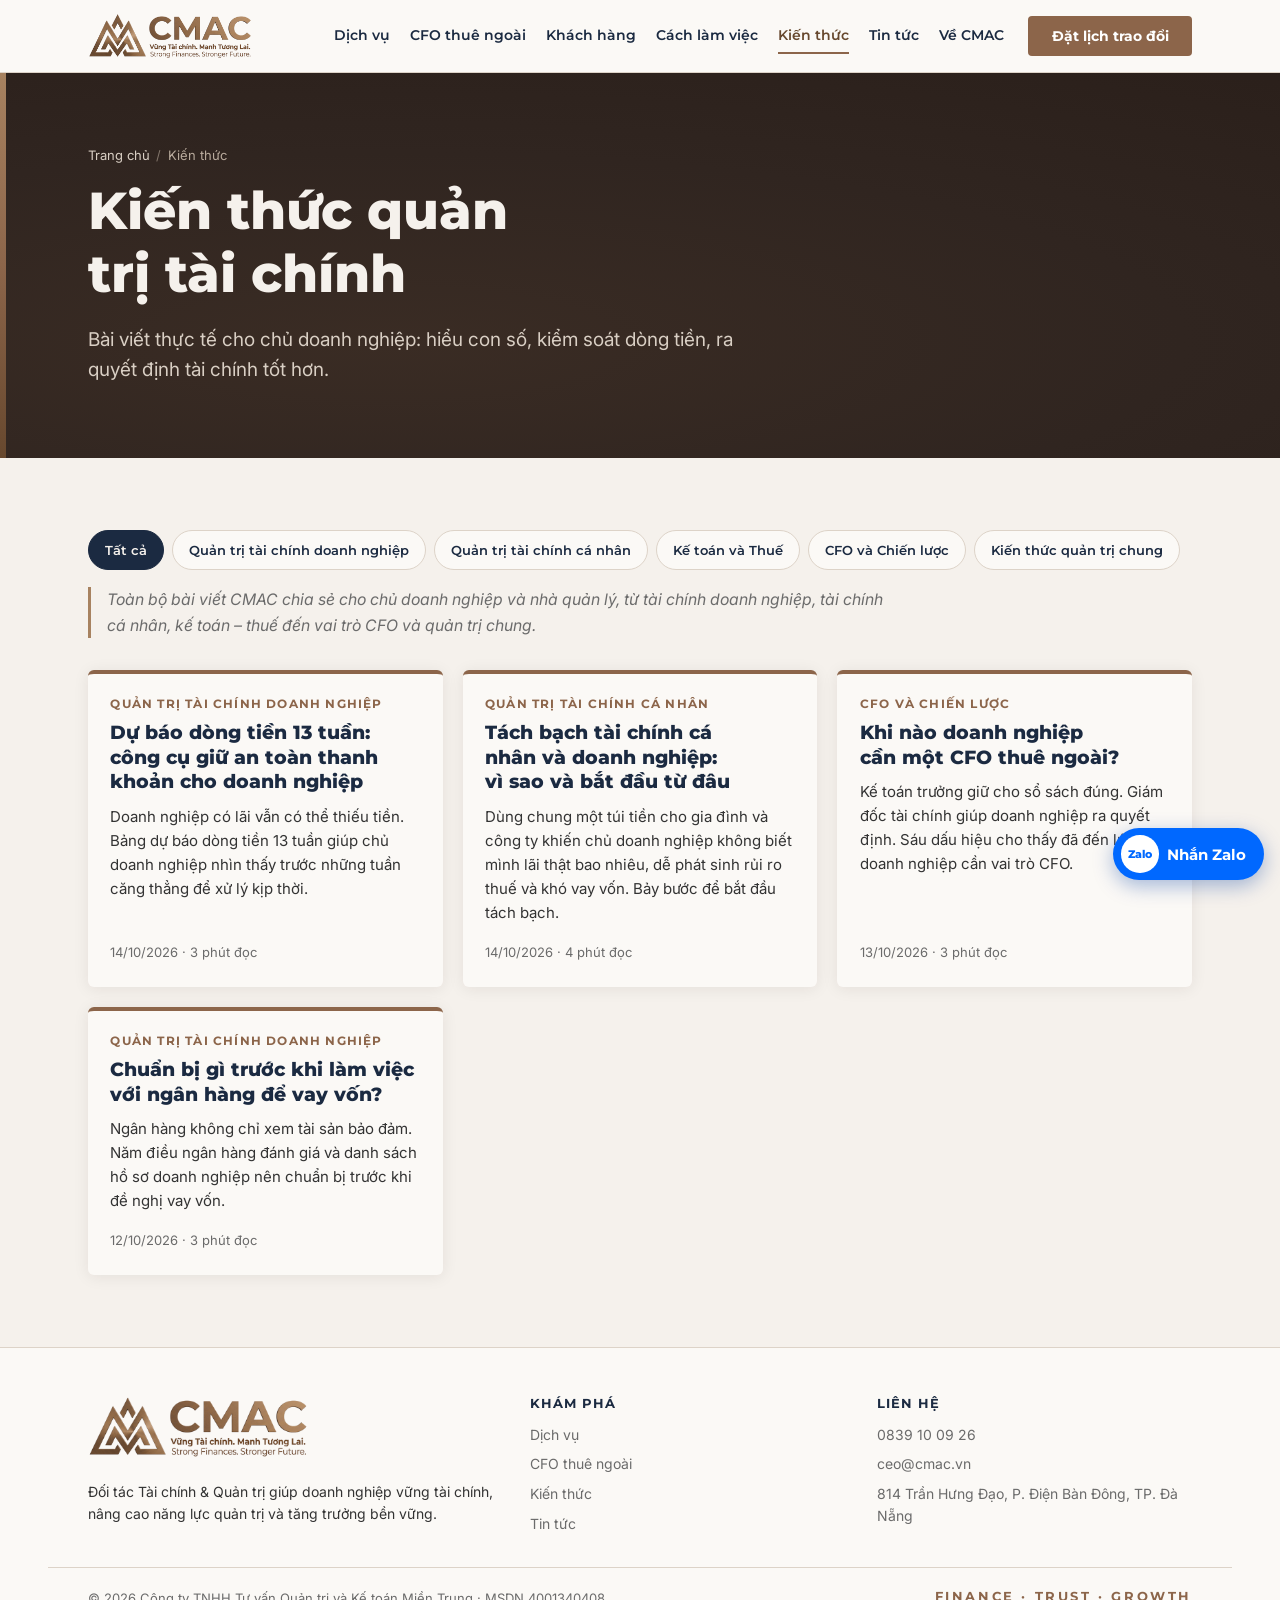
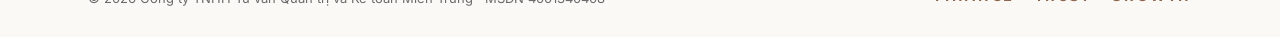
<file: kien-thuc/index.html>
<!doctype html>
<html lang="vi">
<head>
<meta charset="utf-8">
<meta name="viewport" content="width=device-width, initial-scale=1, viewport-fit=cover">
<title>Kiến thức | CMAC – Tư vấn Tài chính &amp; Quản trị</title>
<meta name="description" content="Kiến thức quản trị tài chính, kế toán – thuế, CFO và tài chính doanh nghiệp cho chủ doanh nghiệp vừa và nhỏ, do CMAC chia sẻ.">
<link rel="canonical" href="https://cmac.vn/kien-thuc/">
<meta property="og:type" content="website">
<meta property="og:locale" content="vi_VN">
<meta property="og:title" content="Kiến thức | CMAC – Tư vấn Tài chính &amp; Quản trị">
<meta property="og:description" content="Kiến thức quản trị tài chính, kế toán – thuế, CFO và tài chính doanh nghiệp cho chủ doanh nghiệp vừa và nhỏ, do CMAC chia sẻ.">
<meta property="og:url" content="https://cmac.vn/kien-thuc/">
<meta property="og:site_name" content="CMAC">
<meta property="og:image" content="https://cmac.vn/assets/og-cmac.jpg">
<meta property="og:image:width" content="1200">
<meta property="og:image:height" content="630">
<meta property="og:image:type" content="image/jpeg">
<meta property="og:image:alt" content="CMAC – Đối tác Tài chính &amp; Quản trị cho tăng trưởng bền vững">
<meta name="twitter:card" content="summary_large_image">
<meta name="twitter:image" content="https://cmac.vn/assets/og-cmac.jpg">
<meta name="theme-color" content="#2A1F1A">
<link rel="icon" type="image/png" href="/assets/cmac-mark-v2.png">
<link rel="preconnect" href="https://fonts.googleapis.com">
<link rel="preconnect" href="https://fonts.gstatic.com" crossorigin>
<link rel="stylesheet" href="https://fonts.googleapis.com/css2?family=Inter:ital,wght@0,400;0,500;0,600;1,400&family=Montserrat:wght@600;700;800&display=swap">
<link rel="stylesheet" href="/assets/site.css?v=66121c53">
</head>
<body>
<header class="site-head">
  <div class="wrap">
    <a class="brand" href="/" aria-label="CMAC, về trang chủ"><img src="/assets/cmac-logo.png" alt="CMAC – Vững Tài chính. Mạnh Tương Lai." width="163" height="46"></a>
    <nav class="nav" id="nav" aria-label="Điều hướng chính">
      <a href="/#dich-vu">Dịch vụ</a>
      <a href="/#cfo">CFO thuê ngoài</a>
      <a href="/#khach-hang">Khách hàng</a>
      <a href="/#cach-lam-viec">Cách làm việc</a>
      <a href="/kien-thuc/" aria-current="page">Kiến thức</a>
      <a href="/tin-tuc/">Tin tức</a>
      <a href="/#ve-cmac">Về CMAC</a>
    </nav>
    <a class="btn btn-bronze head-cta" href="/#lien-he">Đặt lịch trao đổi</a>
    <button class="menu-btn" id="menuBtn" type="button" aria-expanded="false" aria-controls="nav">Menu</button>
  </div>
</header>
<main>
  <section class="page-hero">
    <div class="wrap">
      <nav class="crumbs" aria-label="Đường dẫn"><a href="/">Trang chủ</a><span aria-hidden="true">/</span><span>Kiến thức</span></nav>
      <h1>Kiến thức quản trị tài chính</h1>
      <p class="lede">Bài viết thực tế cho chủ doanh nghiệp: hiểu con số, kiểm soát dòng tiền, ra quyết định tài chính tốt hơn.</p>
    </div>
  </section>
  <section class="listing" aria-label="Danh sách bài viết">
    <div class="wrap">
      <div class="filters" role="group" aria-label="Chủ đề kiến thức">
        <button class="chip" type="button" data-filter="*" data-slug="" data-desc="Toàn bộ bài viết CMAC chia sẻ cho chủ doanh nghiệp và nhà quản lý, từ tài chính doanh nghiệp, tài chính cá nhân, kế toán – thuế đến vai trò CFO và quản trị chung." aria-pressed="true">Tất cả</button>
        <button class="chip" type="button" data-filter="Quản trị tài chính doanh nghiệp" data-slug="tai-chinh-doanh-nghiep" data-desc="Nơi CMAC chia sẻ kiến thức quản trị tài chính ở cấp độ doanh nghiệp: quản trị dòng tiền, phân tích báo cáo tài chính, lập ngân sách và kế hoạch tài chính, huy động vốn và tài trợ dự án." aria-pressed="false">Quản trị tài chính doanh nghiệp</button>
        <button class="chip" type="button" data-filter="Quản trị tài chính cá nhân" data-slug="tai-chinh-ca-nhan" data-desc="Kiến thức giúp chủ doanh nghiệp và người đi làm chủ động tài chính cá nhân: lập kế hoạch tài chính, quản lý thu chi và nợ vay, tách bạch tài chính cá nhân với doanh nghiệp, chuẩn bị cho các mục tiêu dài hạn." aria-pressed="false">Quản trị tài chính cá nhân</button>
        <button class="chip" type="button" data-filter="Kế toán và Thuế" data-slug="ke-toan-thue" data-desc="Giải thích các vấn đề kế toán và thuế doanh nghiệp thường gặp: tổ chức sổ sách, hóa đơn chứng từ, kê khai và quyết toán thuế, nhận diện và phòng ngừa rủi ro thuế." aria-pressed="false">Kế toán và Thuế</button>
        <button class="chip" type="button" data-filter="CFO và Chiến lược" data-slug="cfo-chien-luoc" data-desc="Góc nhìn của người làm Giám đốc tài chính: vai trò của CFO, hệ thống báo cáo quản trị và KPI, chiến lược tài chính, tái cấu trúc và chuẩn bị cho các giao dịch lớn như gọi vốn, M&amp;A, IPO." aria-pressed="false">CFO và Chiến lược</button>
        <button class="chip" type="button" data-filter="Kiến thức quản trị chung" data-slug="quan-tri-chung" data-desc="Kiến thức quản trị dành cho chủ doanh nghiệp và nhà quản lý: tổ chức bộ máy, quy trình và kiểm soát nội bộ, quản trị hiệu suất, ra quyết định dựa trên dữ liệu." aria-pressed="false">Kiến thức quản trị chung</button>
      </div>
      <p class="topic-note" id="topicNote" aria-live="polite">Toàn bộ bài viết CMAC chia sẻ cho chủ doanh nghiệp và nhà quản lý, từ tài chính doanh nghiệp, tài chính cá nhân, kế toán – thuế đến vai trò CFO và quản trị chung.</p>
      <ul class="cards">
      <li class="card topic" data-topic="Quản trị tài chính doanh nghiệp">
        <div class="body">
          <span class="tag">Quản trị tài chính doanh nghiệp</span>
          <h2><a href="/kien-thuc/du-bao-dong-tien-13-tuan/">Dự báo dòng tiền 13 tuần: công cụ giữ an toàn thanh khoản cho doanh nghiệp</a></h2>
          <p>Doanh nghiệp có lãi vẫn có thể thiếu tiền. Bảng dự báo dòng tiền 13 tuần giúp chủ doanh nghiệp nhìn thấy trước những tuần căng thẳng để xử lý kịp thời.</p>
          <span class="meta">14/10/2026 · 3 phút đọc</span>
        </div>
      </li>
      <li class="card topic" data-topic="Quản trị tài chính cá nhân">
        <div class="body">
          <span class="tag">Quản trị tài chính cá nhân</span>
          <h2><a href="/kien-thuc/tach-bach-tai-chinh-ca-nhan-va-doanh-nghiep/">Tách bạch tài chính cá nhân và doanh nghiệp: vì sao và bắt đầu từ đâu</a></h2>
          <p>Dùng chung một túi tiền cho gia đình và công ty khiến chủ doanh nghiệp không biết mình lãi thật bao nhiêu, dễ phát sinh rủi ro thuế và khó vay vốn. Bảy bước để bắt đầu tách bạch.</p>
          <span class="meta">14/10/2026 · 4 phút đọc</span>
        </div>
      </li>
      <li class="card topic" data-topic="CFO và Chiến lược">
        <div class="body">
          <span class="tag">CFO và Chiến lược</span>
          <h2><a href="/kien-thuc/khi-nao-doanh-nghiep-can-cfo-thue-ngoai/">Khi nào doanh nghiệp cần một CFO thuê ngoài?</a></h2>
          <p>Kế toán trưởng giữ cho sổ sách đúng. Giám đốc tài chính giúp doanh nghiệp ra quyết định. Sáu dấu hiệu cho thấy đã đến lúc doanh nghiệp cần vai trò CFO.</p>
          <span class="meta">13/10/2026 · 3 phút đọc</span>
        </div>
      </li>
      <li class="card topic" data-topic="Quản trị tài chính doanh nghiệp">
        <div class="body">
          <span class="tag">Quản trị tài chính doanh nghiệp</span>
          <h2><a href="/kien-thuc/chuan-bi-ho-so-vay-von-ngan-hang/">Chuẩn bị gì trước khi làm việc với ngân hàng để vay vốn?</a></h2>
          <p>Ngân hàng không chỉ xem tài sản bảo đảm. Năm điều ngân hàng đánh giá và danh sách hồ sơ doanh nghiệp nên chuẩn bị trước khi đề nghị vay vốn.</p>
          <span class="meta">12/10/2026 · 3 phút đọc</span>
        </div>
      </li>
    </ul>
      <p class="empty" id="topicEmpty" hidden>Bài viết đang được chuẩn bị. Anh/chị có thể <a href="/#lien-he">đặt lịch trao đổi</a> nếu cần CMAC tư vấn ngay về chủ đề này.</p>
    </div>
  </section>
</main>
<footer class="foot">
  <div class="wrap foot-top">
    <div>
      <img src="/assets/cmac-logo.png" alt="CMAC" width="220" height="62" loading="lazy">
      <p class="one">Đối tác Tài chính &amp; Quản trị giúp doanh nghiệp vững tài chính, nâng cao năng lực quản trị và tăng trưởng bền vững.</p>
    </div>
    <div>
      <h4>Khám phá</h4>
      <ul>
        <li><a href="/#dich-vu">Dịch vụ</a></li>
        <li><a href="/#cfo">CFO thuê ngoài</a></li>
        <li><a href="/kien-thuc/">Kiến thức</a></li>
        <li><a href="/tin-tuc/">Tin tức</a></li>
      </ul>
    </div>
    <div>
      <h4>Liên hệ</h4>
      <ul>
        <li>0839 10 09 26</li>
        <li>ceo@cmac.vn</li>
        <li>814 Trần Hưng Đạo, P. Điện Bàn Đông, TP. Đà Nẵng</li>
      </ul>
    </div>
  </div>
  <div class="wrap foot-bot">
    <span>© 2026 Công ty TNHH Tư vấn Quản trị và Kế toán Miền Trung · MSDN 4001340408</span>
    <span class="essence">FINANCE · TRUST · GROWTH</span>
  </div>
</footer>
<a class="zalo-float" href="https://zalo.me/0839100926" target="_blank" rel="noopener" aria-label="Nhắn Zalo cho CMAC: 0839 10 09 26"><span class="zi" aria-hidden="true">Zalo</span><span class="zt">Nhắn Zalo</span></a>
<script>
(() => {
  const b = document.getElementById("menuBtn"), n = document.getElementById("nav");
  b.addEventListener("click", () => { const o = n.classList.toggle("open"); b.setAttribute("aria-expanded", String(o)); });
  n.addEventListener("click", (e) => { if (e.target.tagName === "A") { n.classList.remove("open"); b.setAttribute("aria-expanded", "false"); } });
  // Lọc chủ đề Kiến thức: đổi chú thích, ẩn/hiện bài, ghi #chủ-đề lên địa chỉ để gửi link thẳng
  const chips = [...document.querySelectorAll("[data-filter]")];
  const note = document.getElementById("topicNote"), empty = document.getElementById("topicEmpty");
  function pick(c, push) {
    chips.forEach((x) => x.setAttribute("aria-pressed", String(x === c)));
    const f = c.dataset.filter;
    let shown = 0;
    document.querySelectorAll("[data-topic]").forEach((el) => { el.hidden = f !== "*" && el.dataset.topic !== f; if (!el.hidden) shown++; });
    if (note) note.textContent = c.dataset.desc;
    if (empty) empty.hidden = shown > 0;
    if (push) history.replaceState(null, "", c.dataset.slug ? "#" + c.dataset.slug : location.pathname);
  }
  chips.forEach((c) => c.addEventListener("click", () => pick(c, true)));
  const fromHash = chips.find((c) => c.dataset.slug && "#" + c.dataset.slug === location.hash);
  if (fromHash) pick(fromHash, false);
})();
</script>
</body>
</html>
</file>
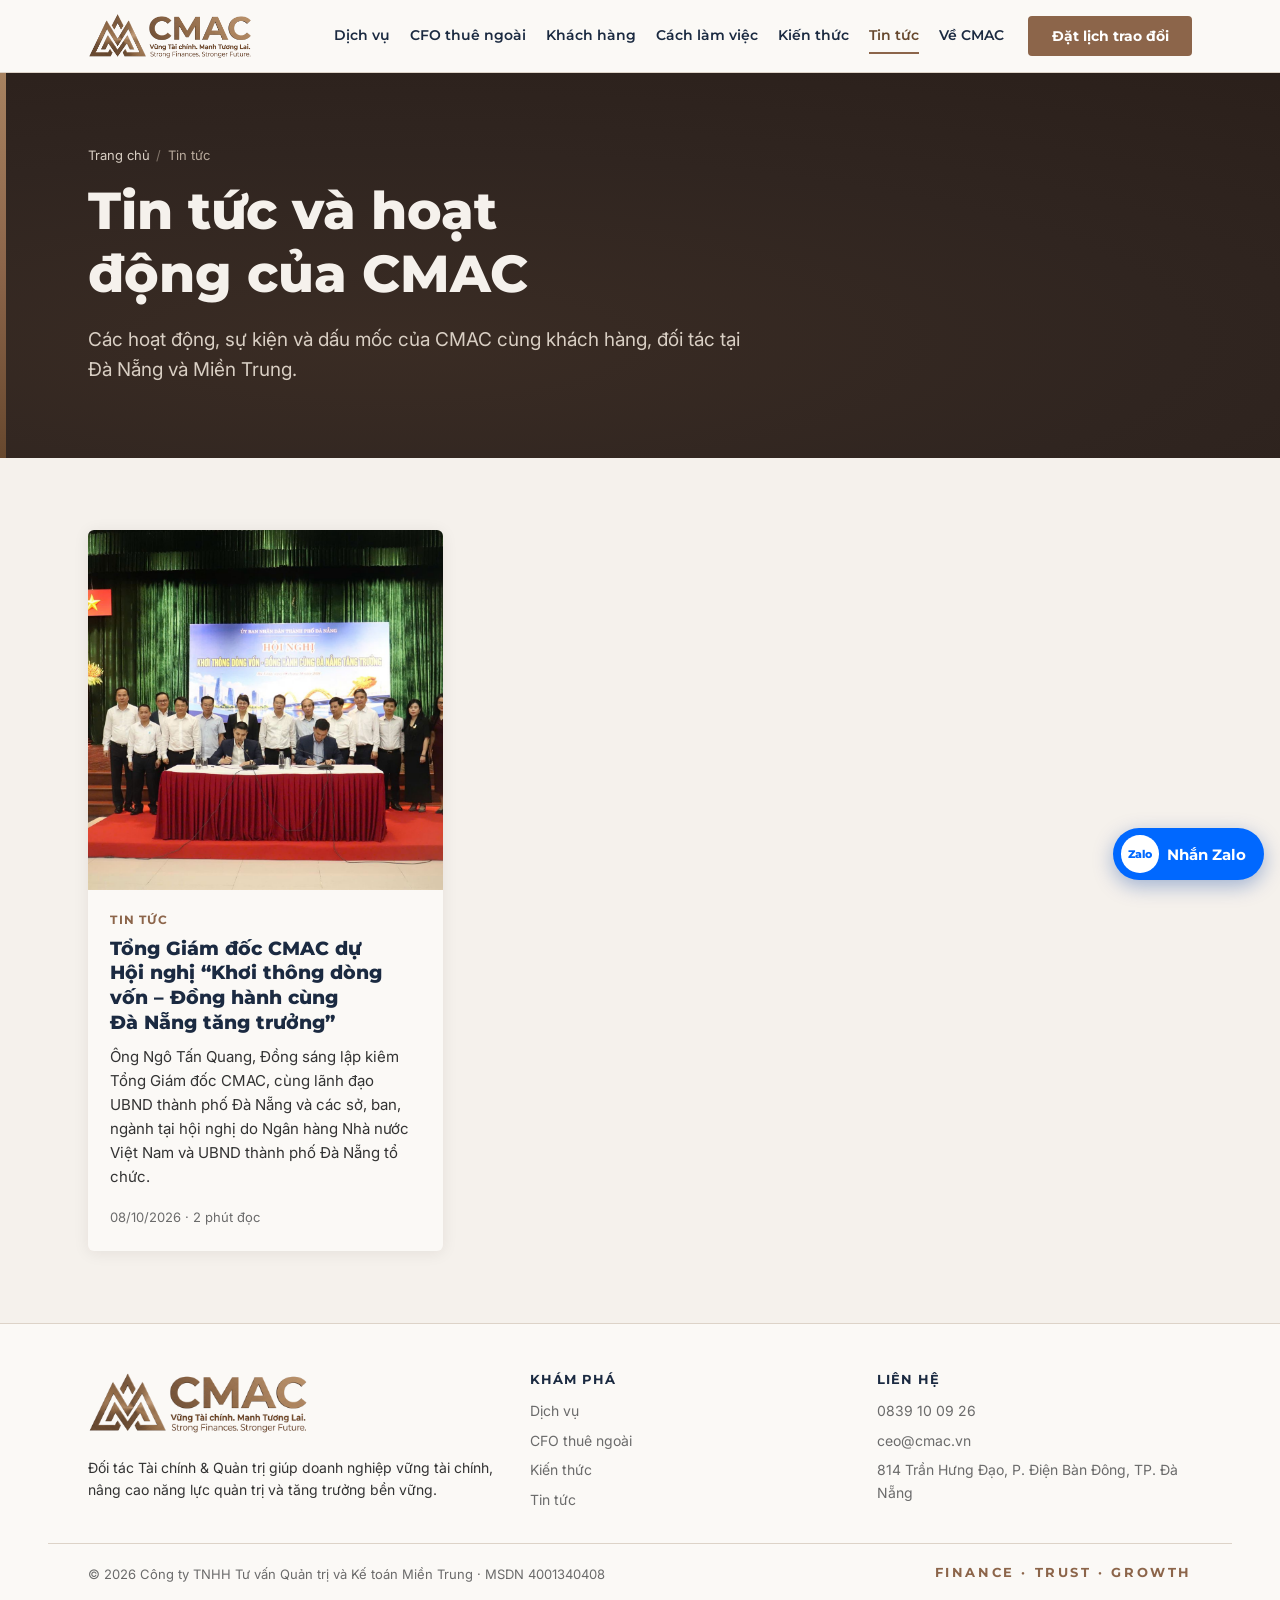
<file: tin-tuc/index.html>
<!doctype html>
<html lang="vi">
<head>
<meta charset="utf-8">
<meta name="viewport" content="width=device-width, initial-scale=1, viewport-fit=cover">
<title>Tin tức | CMAC – Tư vấn Tài chính &amp; Quản trị</title>
<meta name="description" content="Tin tức, hoạt động và sự kiện của CMAC – Công ty TNHH Tư vấn Quản trị và Kế toán Miền Trung.">
<link rel="canonical" href="https://cmac.vn/tin-tuc/">
<meta property="og:type" content="website">
<meta property="og:locale" content="vi_VN">
<meta property="og:title" content="Tin tức | CMAC – Tư vấn Tài chính &amp; Quản trị">
<meta property="og:description" content="Tin tức, hoạt động và sự kiện của CMAC – Công ty TNHH Tư vấn Quản trị và Kế toán Miền Trung.">
<meta property="og:url" content="https://cmac.vn/tin-tuc/">
<meta property="og:site_name" content="CMAC">
<meta property="og:image" content="https://cmac.vn/assets/og-cmac.jpg">
<meta property="og:image:width" content="1200">
<meta property="og:image:height" content="630">
<meta property="og:image:type" content="image/jpeg">
<meta property="og:image:alt" content="CMAC – Đối tác Tài chính &amp; Quản trị cho tăng trưởng bền vững">
<meta name="twitter:card" content="summary_large_image">
<meta name="twitter:image" content="https://cmac.vn/assets/og-cmac.jpg">
<meta name="theme-color" content="#2A1F1A">
<link rel="icon" type="image/png" href="/assets/cmac-mark-v2.png">
<link rel="preconnect" href="https://fonts.googleapis.com">
<link rel="preconnect" href="https://fonts.gstatic.com" crossorigin>
<link rel="stylesheet" href="https://fonts.googleapis.com/css2?family=Inter:ital,wght@0,400;0,500;0,600;1,400&family=Montserrat:wght@600;700;800&display=swap">
<link rel="stylesheet" href="/assets/site.css?v=66121c53">
</head>
<body>
<header class="site-head">
  <div class="wrap">
    <a class="brand" href="/" aria-label="CMAC, về trang chủ"><img src="/assets/cmac-logo.png" alt="CMAC – Vững Tài chính. Mạnh Tương Lai." width="163" height="46"></a>
    <nav class="nav" id="nav" aria-label="Điều hướng chính">
      <a href="/#dich-vu">Dịch vụ</a>
      <a href="/#cfo">CFO thuê ngoài</a>
      <a href="/#khach-hang">Khách hàng</a>
      <a href="/#cach-lam-viec">Cách làm việc</a>
      <a href="/kien-thuc/">Kiến thức</a>
      <a href="/tin-tuc/" aria-current="page">Tin tức</a>
      <a href="/#ve-cmac">Về CMAC</a>
    </nav>
    <a class="btn btn-bronze head-cta" href="/#lien-he">Đặt lịch trao đổi</a>
    <button class="menu-btn" id="menuBtn" type="button" aria-expanded="false" aria-controls="nav">Menu</button>
  </div>
</header>
<main>
  <section class="page-hero">
    <div class="wrap">
      <nav class="crumbs" aria-label="Đường dẫn"><a href="/">Trang chủ</a><span aria-hidden="true">/</span><span>Tin tức</span></nav>
      <h1>Tin tức và hoạt động của CMAC</h1>
      <p class="lede">Các hoạt động, sự kiện và dấu mốc của CMAC cùng khách hàng, đối tác tại Đà Nẵng và Miền Trung.</p>
    </div>
  </section>
  <section class="listing" aria-label="Danh sách bài viết">
    <div class="wrap">
      
      <ul class="cards">
      <li class="card" data-topic="Tin tức">
        <a class="cover" href="/tin-tuc/hoi-nghi-khoi-thong-dong-von-da-nang-2026/" tabindex="-1" aria-hidden="true"><img src="/assets/ceo-hoi-nghi-ky-ket.jpg" alt="" width="640" height="360" loading="lazy"></a><div class="body">
          <span class="tag">Tin tức</span>
          <h2><a href="/tin-tuc/hoi-nghi-khoi-thong-dong-von-da-nang-2026/">Tổng Giám đốc CMAC dự Hội nghị “Khơi thông dòng vốn – Đồng hành cùng Đà Nẵng tăng trưởng”</a></h2>
          <p>Ông Ngô Tấn Quang, Đồng sáng lập kiêm Tổng Giám đốc CMAC, cùng lãnh đạo UBND thành phố Đà Nẵng và các sở, ban, ngành tại hội nghị do Ngân hàng Nhà nước Việt Nam và UBND thành phố Đà Nẵng tổ chức.</p>
          <span class="meta">08/10/2026 · 2 phút đọc</span>
        </div>
      </li>
    </ul>
      <p class="empty" id="topicEmpty" hidden>Tin tức đang được cập nhật. Anh/chị có thể <a href="/#lien-he">đặt lịch trao đổi</a> nếu cần CMAC tư vấn ngay về chủ đề này.</p>
    </div>
  </section>
</main>
<footer class="foot">
  <div class="wrap foot-top">
    <div>
      <img src="/assets/cmac-logo.png" alt="CMAC" width="220" height="62" loading="lazy">
      <p class="one">Đối tác Tài chính &amp; Quản trị giúp doanh nghiệp vững tài chính, nâng cao năng lực quản trị và tăng trưởng bền vững.</p>
    </div>
    <div>
      <h4>Khám phá</h4>
      <ul>
        <li><a href="/#dich-vu">Dịch vụ</a></li>
        <li><a href="/#cfo">CFO thuê ngoài</a></li>
        <li><a href="/kien-thuc/">Kiến thức</a></li>
        <li><a href="/tin-tuc/">Tin tức</a></li>
      </ul>
    </div>
    <div>
      <h4>Liên hệ</h4>
      <ul>
        <li>0839 10 09 26</li>
        <li>ceo@cmac.vn</li>
        <li>814 Trần Hưng Đạo, P. Điện Bàn Đông, TP. Đà Nẵng</li>
      </ul>
    </div>
  </div>
  <div class="wrap foot-bot">
    <span>© 2026 Công ty TNHH Tư vấn Quản trị và Kế toán Miền Trung · MSDN 4001340408</span>
    <span class="essence">FINANCE · TRUST · GROWTH</span>
  </div>
</footer>
<a class="zalo-float" href="https://zalo.me/0839100926" target="_blank" rel="noopener" aria-label="Nhắn Zalo cho CMAC: 0839 10 09 26"><span class="zi" aria-hidden="true">Zalo</span><span class="zt">Nhắn Zalo</span></a>
<script>
(() => {
  const b = document.getElementById("menuBtn"), n = document.getElementById("nav");
  b.addEventListener("click", () => { const o = n.classList.toggle("open"); b.setAttribute("aria-expanded", String(o)); });
  n.addEventListener("click", (e) => { if (e.target.tagName === "A") { n.classList.remove("open"); b.setAttribute("aria-expanded", "false"); } });
  // Lọc chủ đề Kiến thức: đổi chú thích, ẩn/hiện bài, ghi #chủ-đề lên địa chỉ để gửi link thẳng
  const chips = [...document.querySelectorAll("[data-filter]")];
  const note = document.getElementById("topicNote"), empty = document.getElementById("topicEmpty");
  function pick(c, push) {
    chips.forEach((x) => x.setAttribute("aria-pressed", String(x === c)));
    const f = c.dataset.filter;
    let shown = 0;
    document.querySelectorAll("[data-topic]").forEach((el) => { el.hidden = f !== "*" && el.dataset.topic !== f; if (!el.hidden) shown++; });
    if (note) note.textContent = c.dataset.desc;
    if (empty) empty.hidden = shown > 0;
    if (push) history.replaceState(null, "", c.dataset.slug ? "#" + c.dataset.slug : location.pathname);
  }
  chips.forEach((c) => c.addEventListener("click", () => pick(c, true)));
  const fromHash = chips.find((c) => c.dataset.slug && "#" + c.dataset.slug === location.hash);
  if (fromHash) pick(fromHash, false);
})();
</script>
</body>
</html>
</file>
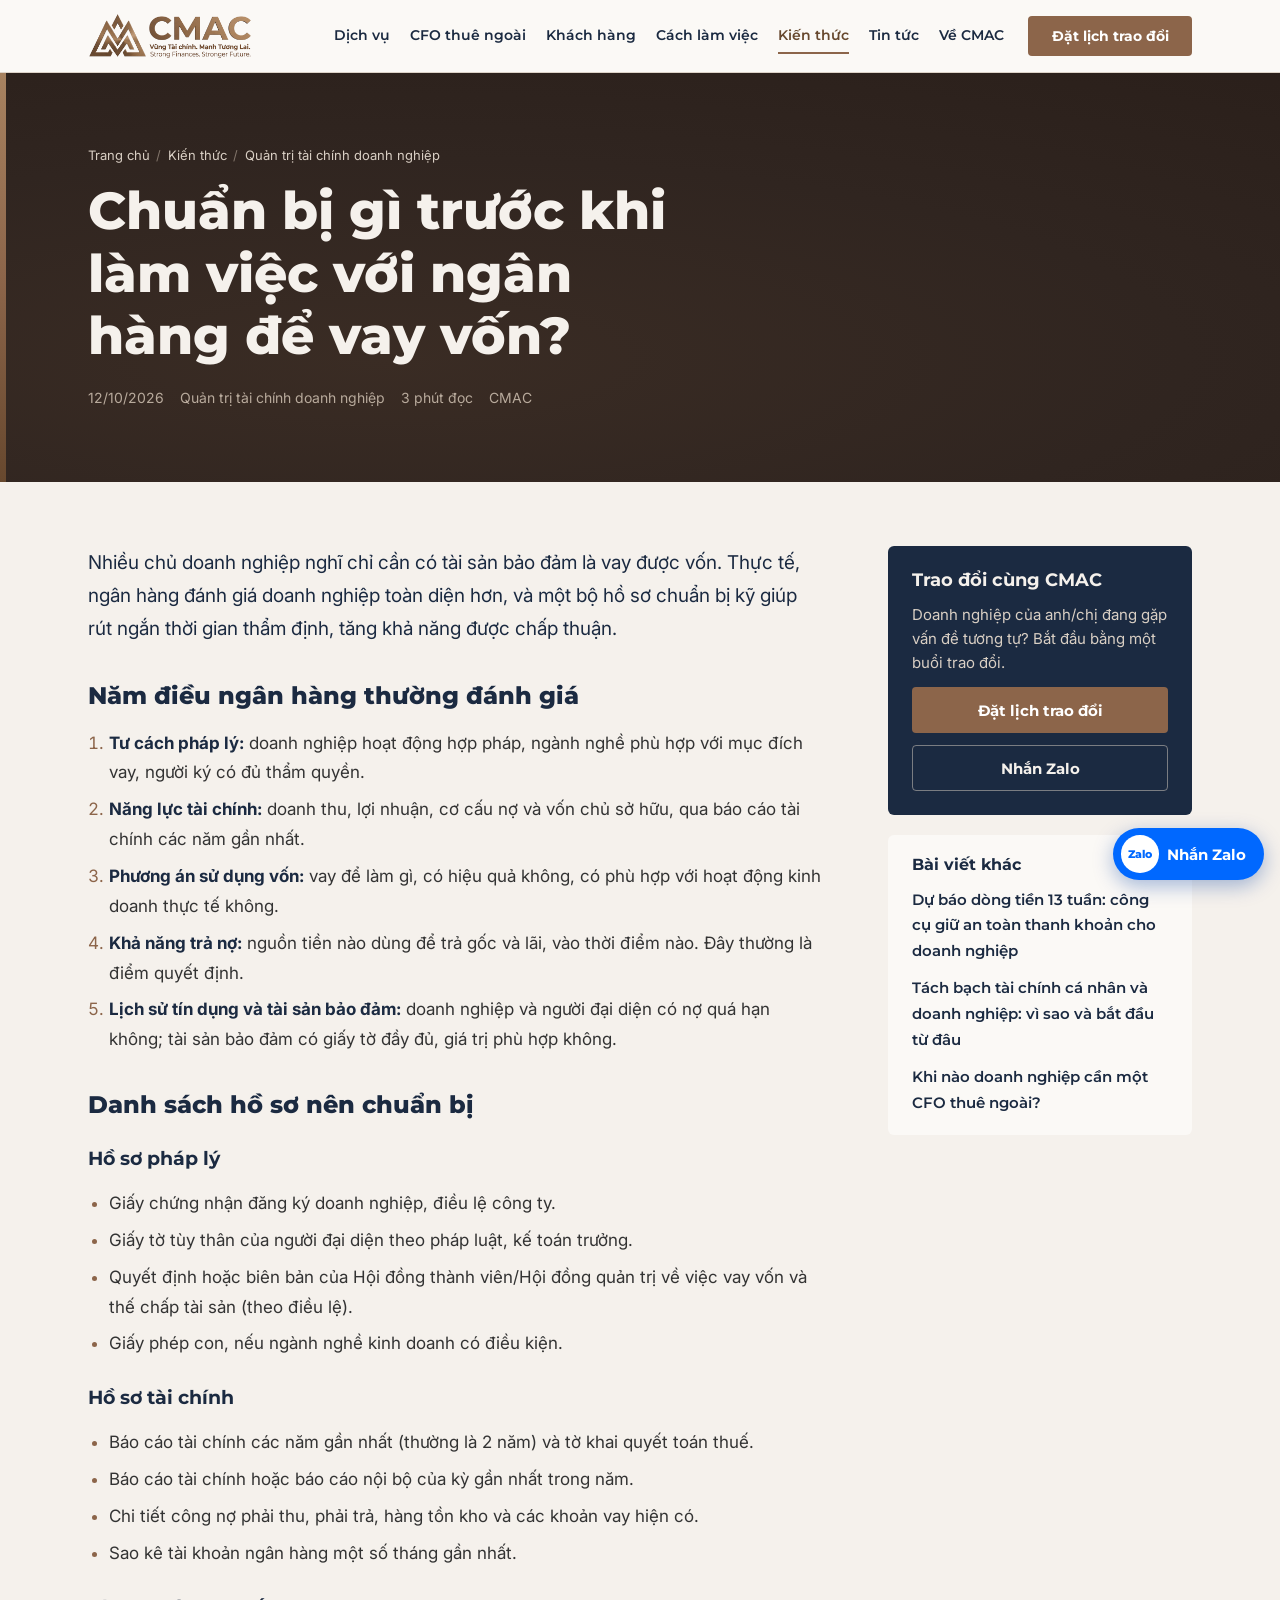
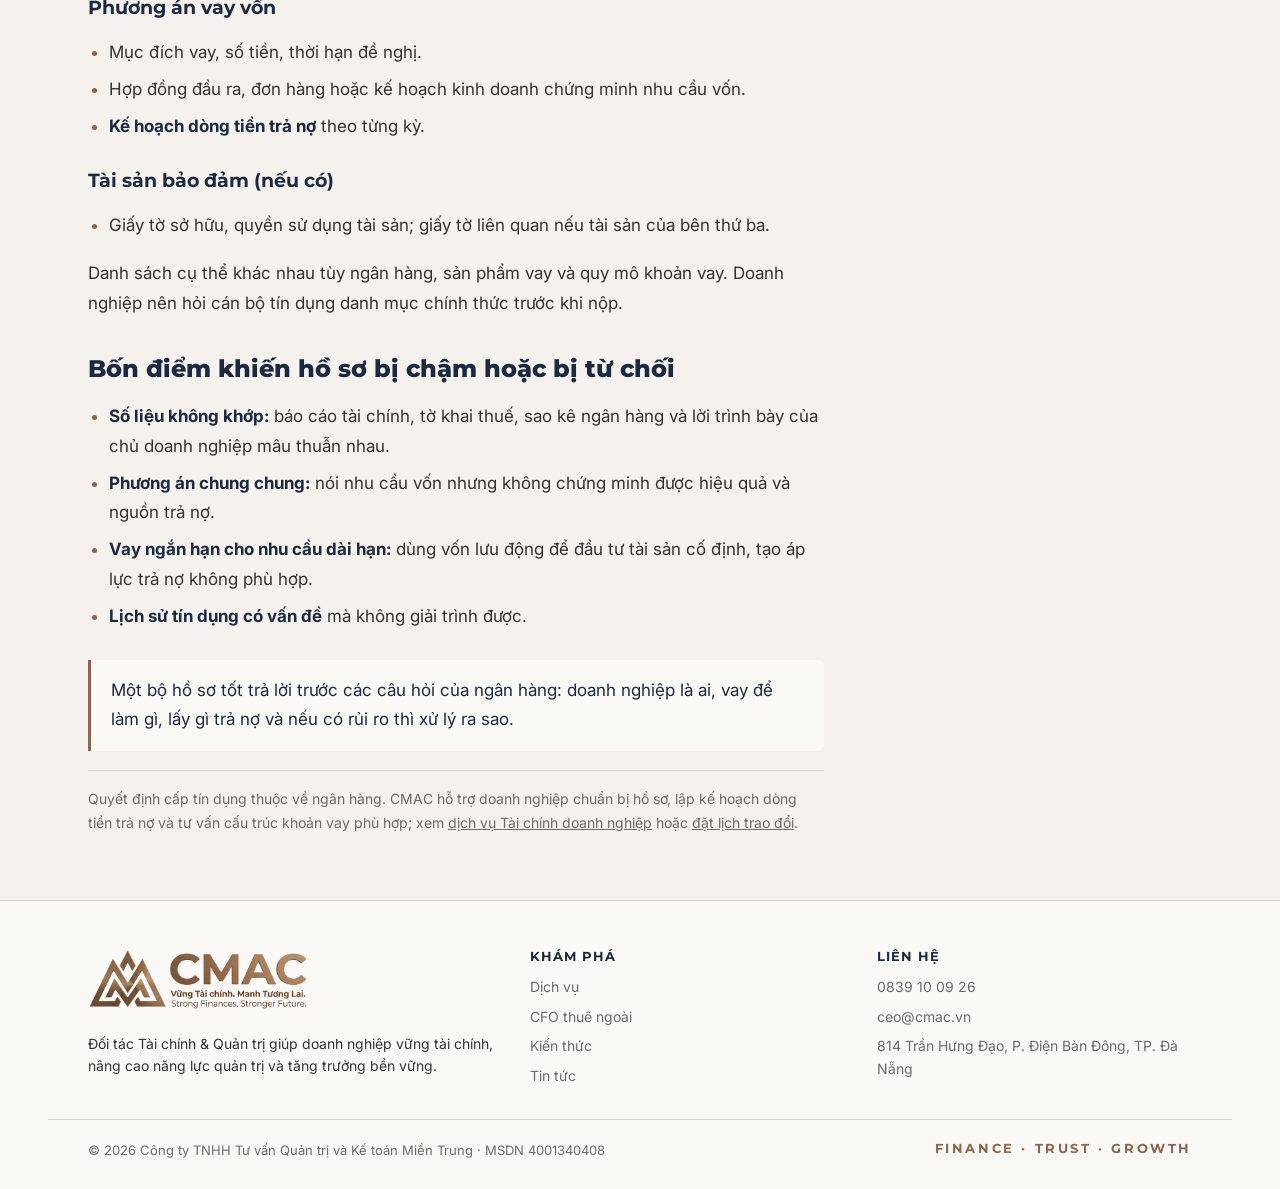
<file: kien-thuc/chuan-bi-ho-so-vay-von-ngan-hang/index.html>
<!doctype html>
<html lang="vi">
<head>
<meta charset="utf-8">
<meta name="viewport" content="width=device-width, initial-scale=1, viewport-fit=cover">
<title>Chuẩn bị gì trước khi làm việc với ngân hàng để vay vốn? | CMAC</title>
<meta name="description" content="Ngân hàng không chỉ xem tài sản bảo đảm. Năm điều ngân hàng đánh giá và danh sách hồ sơ doanh nghiệp nên chuẩn bị trước khi đề nghị vay vốn.">
<link rel="canonical" href="https://cmac.vn/kien-thuc/chuan-bi-ho-so-vay-von-ngan-hang/">
<meta property="og:type" content="article">
<meta property="og:locale" content="vi_VN">
<meta property="og:title" content="Chuẩn bị gì trước khi làm việc với ngân hàng để vay vốn? | CMAC">
<meta property="og:description" content="Ngân hàng không chỉ xem tài sản bảo đảm. Năm điều ngân hàng đánh giá và danh sách hồ sơ doanh nghiệp nên chuẩn bị trước khi đề nghị vay vốn.">
<meta property="og:url" content="https://cmac.vn/kien-thuc/chuan-bi-ho-so-vay-von-ngan-hang/">
<meta property="og:site_name" content="CMAC">
<meta property="og:image" content="https://cmac.vn/assets/og-cmac.jpg">
<meta property="og:image:width" content="1200">
<meta property="og:image:height" content="630">
<meta property="og:image:type" content="image/jpeg">
<meta property="og:image:alt" content="CMAC – Đối tác Tài chính &amp; Quản trị cho tăng trưởng bền vững">
<meta name="twitter:card" content="summary_large_image">
<meta name="twitter:image" content="https://cmac.vn/assets/og-cmac.jpg">
<meta name="theme-color" content="#2A1F1A">
<link rel="icon" type="image/png" href="/assets/cmac-mark-v2.png">
<link rel="preconnect" href="https://fonts.googleapis.com">
<link rel="preconnect" href="https://fonts.gstatic.com" crossorigin>
<link rel="stylesheet" href="https://fonts.googleapis.com/css2?family=Inter:ital,wght@0,400;0,500;0,600;1,400&family=Montserrat:wght@600;700;800&display=swap">
<link rel="stylesheet" href="/assets/site.css?v=66121c53">
</head>
<body>
<header class="site-head">
  <div class="wrap">
    <a class="brand" href="/" aria-label="CMAC, về trang chủ"><img src="/assets/cmac-logo.png" alt="CMAC – Vững Tài chính. Mạnh Tương Lai." width="163" height="46"></a>
    <nav class="nav" id="nav" aria-label="Điều hướng chính">
      <a href="/#dich-vu">Dịch vụ</a>
      <a href="/#cfo">CFO thuê ngoài</a>
      <a href="/#khach-hang">Khách hàng</a>
      <a href="/#cach-lam-viec">Cách làm việc</a>
      <a href="/kien-thuc/" aria-current="page">Kiến thức</a>
      <a href="/tin-tuc/">Tin tức</a>
      <a href="/#ve-cmac">Về CMAC</a>
    </nav>
    <a class="btn btn-bronze head-cta" href="/#lien-he">Đặt lịch trao đổi</a>
    <button class="menu-btn" id="menuBtn" type="button" aria-expanded="false" aria-controls="nav">Menu</button>
  </div>
</header>
<main>
  <section class="page-hero">
    <div class="wrap">
      <nav class="crumbs" aria-label="Đường dẫn"><a href="/">Trang chủ</a><span aria-hidden="true">/</span><a href="/kien-thuc/">Kiến thức</a><span aria-hidden="true">/</span><a href="/kien-thuc/#tai-chinh-doanh-nghiep">Quản trị tài chính doanh nghiệp</a></nav>
      <h1>Chuẩn bị gì trước khi làm việc với ngân hàng để vay vốn?</h1>
      <div class="meta-line"><span>12/10/2026</span><span>Quản trị tài chính doanh nghiệp</span><span>3 phút đọc</span><span>CMAC</span></div>
    </div>
  </section>
  <article class="article">
    <div class="wrap">
      <div class="prose">
<p class="lead">Nhiều chủ doanh nghiệp nghĩ chỉ cần có tài sản bảo đảm là vay được vốn. Thực tế, ngân hàng đánh giá doanh nghiệp toàn diện hơn, và một bộ hồ sơ chuẩn bị kỹ giúp rút ngắn thời gian thẩm định, tăng khả năng được chấp thuận.</p>

<h2>Năm điều ngân hàng thường đánh giá</h2>
<ol>
  <li><strong>Tư cách pháp lý:</strong> doanh nghiệp hoạt động hợp pháp, ngành nghề phù hợp với mục đích vay, người ký có đủ thẩm quyền.</li>
  <li><strong>Năng lực tài chính:</strong> doanh thu, lợi nhuận, cơ cấu nợ và vốn chủ sở hữu, qua báo cáo tài chính các năm gần nhất.</li>
  <li><strong>Phương án sử dụng vốn:</strong> vay để làm gì, có hiệu quả không, có phù hợp với hoạt động kinh doanh thực tế không.</li>
  <li><strong>Khả năng trả nợ:</strong> nguồn tiền nào dùng để trả gốc và lãi, vào thời điểm nào. Đây thường là điểm quyết định.</li>
  <li><strong>Lịch sử tín dụng và tài sản bảo đảm:</strong> doanh nghiệp và người đại diện có nợ quá hạn không; tài sản bảo đảm có giấy tờ đầy đủ, giá trị phù hợp không.</li>
</ol>

<h2>Danh sách hồ sơ nên chuẩn bị</h2>
<h3>Hồ sơ pháp lý</h3>
<ul>
  <li>Giấy chứng nhận đăng ký doanh nghiệp, điều lệ công ty.</li>
  <li>Giấy tờ tùy thân của người đại diện theo pháp luật, kế toán trưởng.</li>
  <li>Quyết định hoặc biên bản của Hội đồng thành viên/Hội đồng quản trị về việc vay vốn và thế chấp tài sản (theo điều lệ).</li>
  <li>Giấy phép con, nếu ngành nghề kinh doanh có điều kiện.</li>
</ul>
<h3>Hồ sơ tài chính</h3>
<ul>
  <li>Báo cáo tài chính các năm gần nhất (thường là 2 năm) và tờ khai quyết toán thuế.</li>
  <li>Báo cáo tài chính hoặc báo cáo nội bộ của kỳ gần nhất trong năm.</li>
  <li>Chi tiết công nợ phải thu, phải trả, hàng tồn kho và các khoản vay hiện có.</li>
  <li>Sao kê tài khoản ngân hàng một số tháng gần nhất.</li>
</ul>
<h3>Phương án vay vốn</h3>
<ul>
  <li>Mục đích vay, số tiền, thời hạn đề nghị.</li>
  <li>Hợp đồng đầu ra, đơn hàng hoặc kế hoạch kinh doanh chứng minh nhu cầu vốn.</li>
  <li><strong>Kế hoạch dòng tiền trả nợ</strong> theo từng kỳ.</li>
</ul>
<h3>Tài sản bảo đảm (nếu có)</h3>
<ul>
  <li>Giấy tờ sở hữu, quyền sử dụng tài sản; giấy tờ liên quan nếu tài sản của bên thứ ba.</li>
</ul>
<p>Danh sách cụ thể khác nhau tùy ngân hàng, sản phẩm vay và quy mô khoản vay. Doanh nghiệp nên hỏi cán bộ tín dụng danh mục chính thức trước khi nộp.</p>

<h2>Bốn điểm khiến hồ sơ bị chậm hoặc bị từ chối</h2>
<ul>
  <li><strong>Số liệu không khớp:</strong> báo cáo tài chính, tờ khai thuế, sao kê ngân hàng và lời trình bày của chủ doanh nghiệp mâu thuẫn nhau.</li>
  <li><strong>Phương án chung chung:</strong> nói nhu cầu vốn nhưng không chứng minh được hiệu quả và nguồn trả nợ.</li>
  <li><strong>Vay ngắn hạn cho nhu cầu dài hạn:</strong> dùng vốn lưu động để đầu tư tài sản cố định, tạo áp lực trả nợ không phù hợp.</li>
  <li><strong>Lịch sử tín dụng có vấn đề</strong> mà không giải trình được.</li>
</ul>

<blockquote>Một bộ hồ sơ tốt trả lời trước các câu hỏi của ngân hàng: doanh nghiệp là ai, vay để làm gì, lấy gì trả nợ và nếu có rủi ro thì xử lý ra sao.</blockquote>

<p class="note">Quyết định cấp tín dụng thuộc về ngân hàng. CMAC hỗ trợ doanh nghiệp chuẩn bị hồ sơ, lập kế hoạch dòng tiền trả nợ và tư vấn cấu trúc khoản vay phù hợp; xem <a href="/#dich-vu">dịch vụ Tài chính doanh nghiệp</a> hoặc <a href="/#lien-he">đặt lịch trao đổi</a>.</p>
      </div>
      <aside class="aside" aria-label="Liên hệ và bài liên quan">
        <div class="aside-cta">
          <h2>Trao đổi cùng CMAC</h2>
          <p>Doanh nghiệp của anh/chị đang gặp vấn đề tương tự? Bắt đầu bằng một buổi trao đổi.</p>
          <a class="btn btn-bronze" href="/#lien-he">Đặt lịch trao đổi</a>
          <a class="btn btn-line" href="https://zalo.me/0839100926" target="_blank" rel="noopener">Nhắn Zalo</a>
        </div>
        <div class="aside-list">
          <h2>Bài viết khác</h2>
          <ul><li><a href="/kien-thuc/du-bao-dong-tien-13-tuan/">Dự báo dòng tiền 13 tuần: công cụ giữ an toàn thanh khoản cho doanh nghiệp</a></li><li><a href="/kien-thuc/tach-bach-tai-chinh-ca-nhan-va-doanh-nghiep/">Tách bạch tài chính cá nhân và doanh nghiệp: vì sao và bắt đầu từ đâu</a></li><li><a href="/kien-thuc/khi-nao-doanh-nghiep-can-cfo-thue-ngoai/">Khi nào doanh nghiệp cần một CFO thuê ngoài?</a></li></ul>
        </div>
      </aside>
    </div>
  </article>
</main>
<script type="application/ld+json">{"@context":"https://schema.org","@type":"Article","headline":"Chuẩn bị gì trước khi làm việc với ngân hàng để vay vốn?","description":"Ngân hàng không chỉ xem tài sản bảo đảm. Năm điều ngân hàng đánh giá và danh sách hồ sơ doanh nghiệp nên chuẩn bị trước khi đề nghị vay vốn.","datePublished":"2026-10-12","author":{"@type":"Organization","name":"CMAC"},"publisher":{"@type":"Organization","name":"CMAC – Công ty TNHH Tư vấn Quản trị và Kế toán Miền Trung","logo":{"@type":"ImageObject","url":"https://cmac.vn/assets/cmac-logo.png"}},"mainEntityOfPage":"https://cmac.vn/kien-thuc/chuan-bi-ho-so-vay-von-ngan-hang/"}</script>
<footer class="foot">
  <div class="wrap foot-top">
    <div>
      <img src="/assets/cmac-logo.png" alt="CMAC" width="220" height="62" loading="lazy">
      <p class="one">Đối tác Tài chính &amp; Quản trị giúp doanh nghiệp vững tài chính, nâng cao năng lực quản trị và tăng trưởng bền vững.</p>
    </div>
    <div>
      <h4>Khám phá</h4>
      <ul>
        <li><a href="/#dich-vu">Dịch vụ</a></li>
        <li><a href="/#cfo">CFO thuê ngoài</a></li>
        <li><a href="/kien-thuc/">Kiến thức</a></li>
        <li><a href="/tin-tuc/">Tin tức</a></li>
      </ul>
    </div>
    <div>
      <h4>Liên hệ</h4>
      <ul>
        <li>0839 10 09 26</li>
        <li>ceo@cmac.vn</li>
        <li>814 Trần Hưng Đạo, P. Điện Bàn Đông, TP. Đà Nẵng</li>
      </ul>
    </div>
  </div>
  <div class="wrap foot-bot">
    <span>© 2026 Công ty TNHH Tư vấn Quản trị và Kế toán Miền Trung · MSDN 4001340408</span>
    <span class="essence">FINANCE · TRUST · GROWTH</span>
  </div>
</footer>
<a class="zalo-float" href="https://zalo.me/0839100926" target="_blank" rel="noopener" aria-label="Nhắn Zalo cho CMAC: 0839 10 09 26"><span class="zi" aria-hidden="true">Zalo</span><span class="zt">Nhắn Zalo</span></a>
<script>
(() => {
  const b = document.getElementById("menuBtn"), n = document.getElementById("nav");
  b.addEventListener("click", () => { const o = n.classList.toggle("open"); b.setAttribute("aria-expanded", String(o)); });
  n.addEventListener("click", (e) => { if (e.target.tagName === "A") { n.classList.remove("open"); b.setAttribute("aria-expanded", "false"); } });
  // Lọc chủ đề Kiến thức: đổi chú thích, ẩn/hiện bài, ghi #chủ-đề lên địa chỉ để gửi link thẳng
  const chips = [...document.querySelectorAll("[data-filter]")];
  const note = document.getElementById("topicNote"), empty = document.getElementById("topicEmpty");
  function pick(c, push) {
    chips.forEach((x) => x.setAttribute("aria-pressed", String(x === c)));
    const f = c.dataset.filter;
    let shown = 0;
    document.querySelectorAll("[data-topic]").forEach((el) => { el.hidden = f !== "*" && el.dataset.topic !== f; if (!el.hidden) shown++; });
    if (note) note.textContent = c.dataset.desc;
    if (empty) empty.hidden = shown > 0;
    if (push) history.replaceState(null, "", c.dataset.slug ? "#" + c.dataset.slug : location.pathname);
  }
  chips.forEach((c) => c.addEventListener("click", () => pick(c, true)));
  const fromHash = chips.find((c) => c.dataset.slug && "#" + c.dataset.slug === location.hash);
  if (fromHash) pick(fromHash, false);
})();
</script>
</body>
</html>
</file>
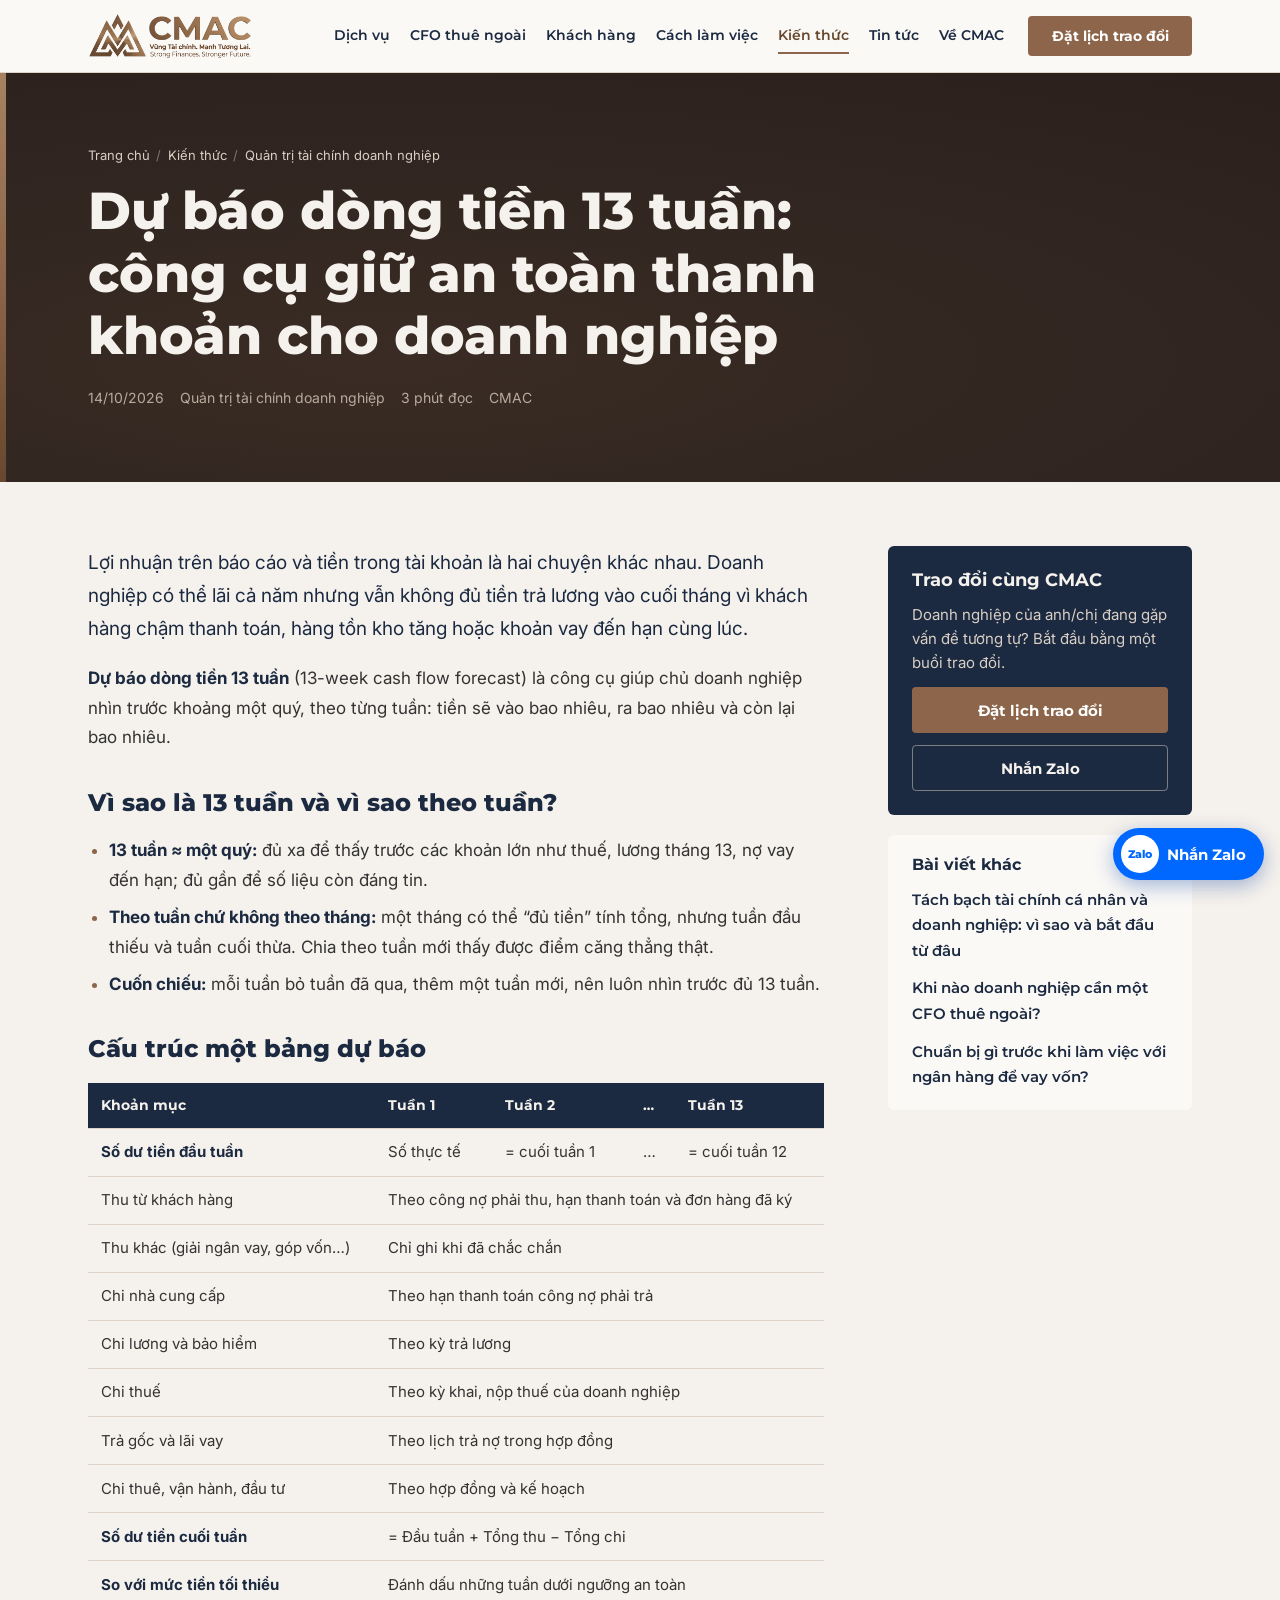
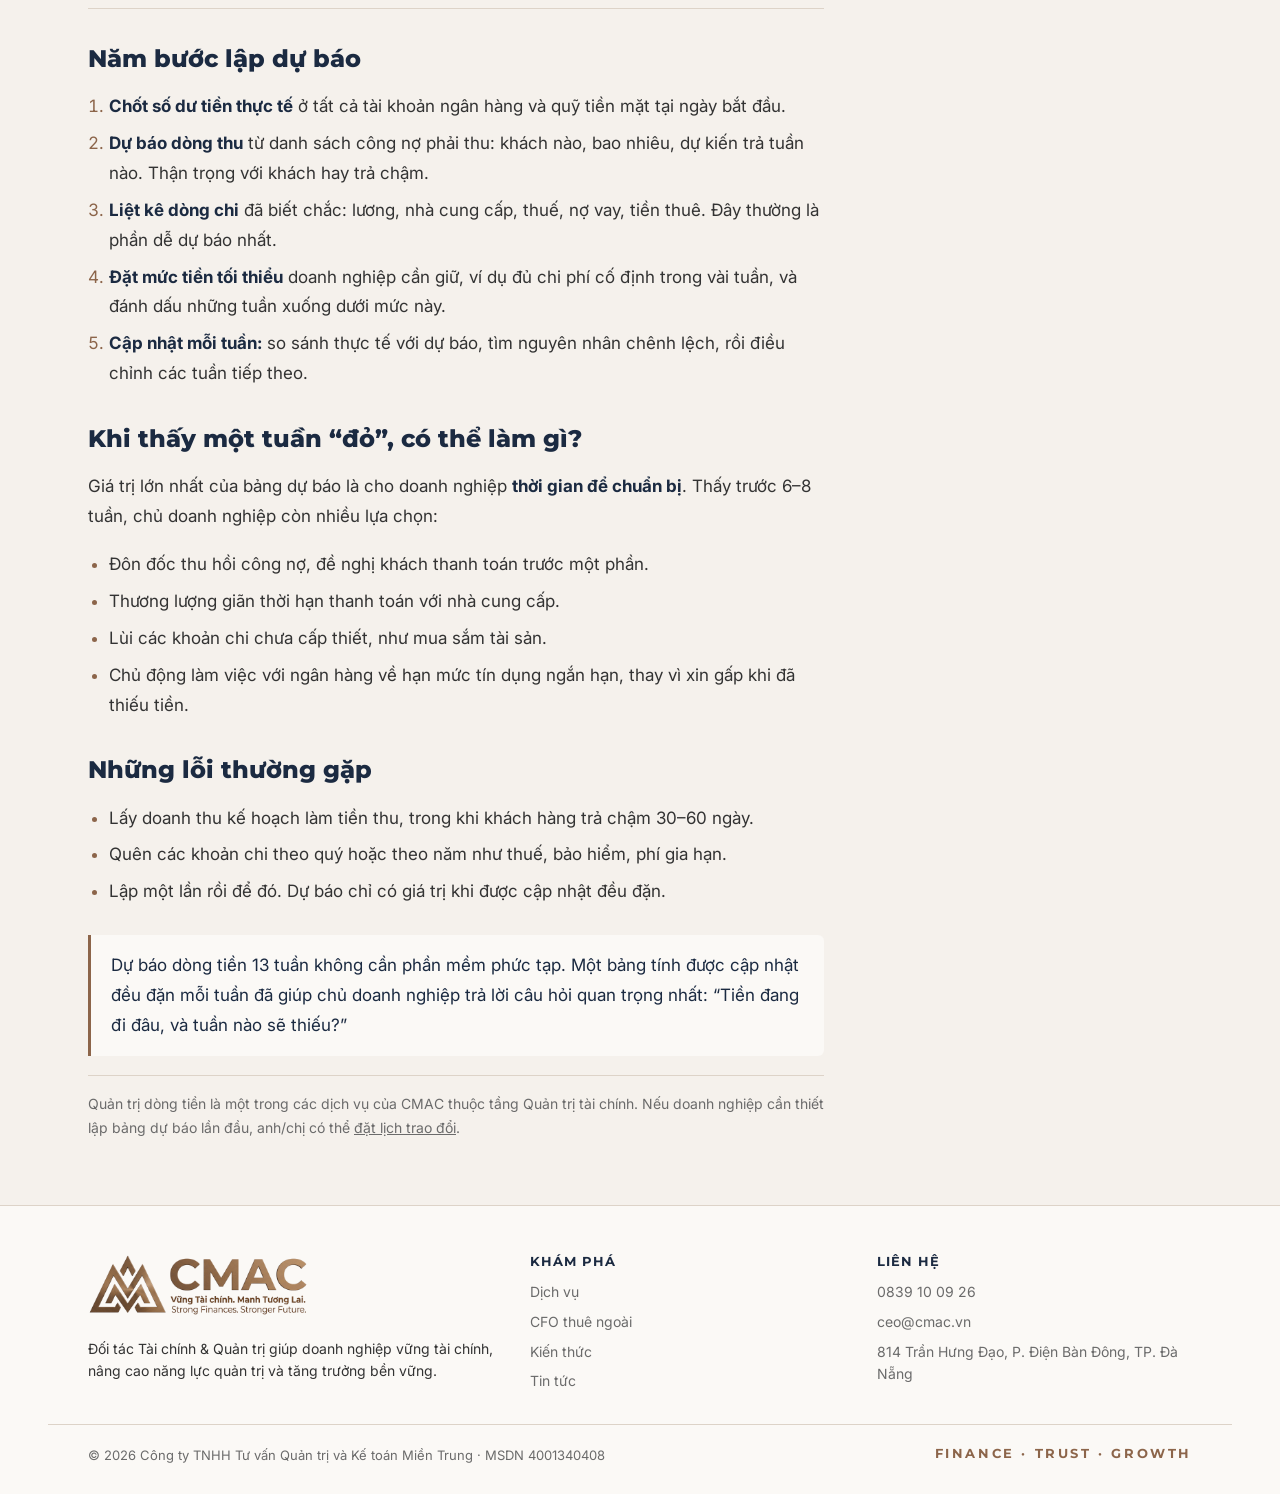
<file: kien-thuc/du-bao-dong-tien-13-tuan/index.html>
<!doctype html>
<html lang="vi">
<head>
<meta charset="utf-8">
<meta name="viewport" content="width=device-width, initial-scale=1, viewport-fit=cover">
<title>Dự báo dòng tiền 13 tuần: công cụ giữ an toàn thanh khoản cho doanh nghiệp | CMAC</title>
<meta name="description" content="Doanh nghiệp có lãi vẫn có thể thiếu tiền. Bảng dự báo dòng tiền 13 tuần giúp chủ doanh nghiệp nhìn thấy trước những tuần căng thẳng để xử lý kịp thời.">
<link rel="canonical" href="https://cmac.vn/kien-thuc/du-bao-dong-tien-13-tuan/">
<meta property="og:type" content="article">
<meta property="og:locale" content="vi_VN">
<meta property="og:title" content="Dự báo dòng tiền 13 tuần: công cụ giữ an toàn thanh khoản cho doanh nghiệp | CMAC">
<meta property="og:description" content="Doanh nghiệp có lãi vẫn có thể thiếu tiền. Bảng dự báo dòng tiền 13 tuần giúp chủ doanh nghiệp nhìn thấy trước những tuần căng thẳng để xử lý kịp thời.">
<meta property="og:url" content="https://cmac.vn/kien-thuc/du-bao-dong-tien-13-tuan/">
<meta property="og:site_name" content="CMAC">
<meta property="og:image" content="https://cmac.vn/assets/og-cmac.jpg">
<meta property="og:image:width" content="1200">
<meta property="og:image:height" content="630">
<meta property="og:image:type" content="image/jpeg">
<meta property="og:image:alt" content="CMAC – Đối tác Tài chính &amp; Quản trị cho tăng trưởng bền vững">
<meta name="twitter:card" content="summary_large_image">
<meta name="twitter:image" content="https://cmac.vn/assets/og-cmac.jpg">
<meta name="theme-color" content="#2A1F1A">
<link rel="icon" type="image/png" href="/assets/cmac-mark-v2.png">
<link rel="preconnect" href="https://fonts.googleapis.com">
<link rel="preconnect" href="https://fonts.gstatic.com" crossorigin>
<link rel="stylesheet" href="https://fonts.googleapis.com/css2?family=Inter:ital,wght@0,400;0,500;0,600;1,400&family=Montserrat:wght@600;700;800&display=swap">
<link rel="stylesheet" href="/assets/site.css?v=66121c53">
</head>
<body>
<header class="site-head">
  <div class="wrap">
    <a class="brand" href="/" aria-label="CMAC, về trang chủ"><img src="/assets/cmac-logo.png" alt="CMAC – Vững Tài chính. Mạnh Tương Lai." width="163" height="46"></a>
    <nav class="nav" id="nav" aria-label="Điều hướng chính">
      <a href="/#dich-vu">Dịch vụ</a>
      <a href="/#cfo">CFO thuê ngoài</a>
      <a href="/#khach-hang">Khách hàng</a>
      <a href="/#cach-lam-viec">Cách làm việc</a>
      <a href="/kien-thuc/" aria-current="page">Kiến thức</a>
      <a href="/tin-tuc/">Tin tức</a>
      <a href="/#ve-cmac">Về CMAC</a>
    </nav>
    <a class="btn btn-bronze head-cta" href="/#lien-he">Đặt lịch trao đổi</a>
    <button class="menu-btn" id="menuBtn" type="button" aria-expanded="false" aria-controls="nav">Menu</button>
  </div>
</header>
<main>
  <section class="page-hero">
    <div class="wrap">
      <nav class="crumbs" aria-label="Đường dẫn"><a href="/">Trang chủ</a><span aria-hidden="true">/</span><a href="/kien-thuc/">Kiến thức</a><span aria-hidden="true">/</span><a href="/kien-thuc/#tai-chinh-doanh-nghiep">Quản trị tài chính doanh nghiệp</a></nav>
      <h1>Dự báo dòng tiền 13 tuần: công cụ giữ an toàn thanh khoản cho doanh nghiệp</h1>
      <div class="meta-line"><span>14/10/2026</span><span>Quản trị tài chính doanh nghiệp</span><span>3 phút đọc</span><span>CMAC</span></div>
    </div>
  </section>
  <article class="article">
    <div class="wrap">
      <div class="prose">
<p class="lead">Lợi nhuận trên báo cáo và tiền trong tài khoản là hai chuyện khác nhau. Doanh nghiệp có thể lãi cả năm nhưng vẫn không đủ tiền trả lương vào cuối tháng vì khách hàng chậm thanh toán, hàng tồn kho tăng hoặc khoản vay đến hạn cùng lúc.</p>

<p><strong>Dự báo dòng tiền 13 tuần</strong> (13-week cash flow forecast) là công cụ giúp chủ doanh nghiệp nhìn trước khoảng một quý, theo từng tuần: tiền sẽ vào bao nhiêu, ra bao nhiêu và còn lại bao nhiêu.</p>

<h2>Vì sao là 13 tuần và vì sao theo tuần?</h2>
<ul>
  <li><strong>13 tuần ≈ một quý:</strong> đủ xa để thấy trước các khoản lớn như thuế, lương tháng 13, nợ vay đến hạn; đủ gần để số liệu còn đáng tin.</li>
  <li><strong>Theo tuần chứ không theo tháng:</strong> một tháng có thể “đủ tiền” tính tổng, nhưng tuần đầu thiếu và tuần cuối thừa. Chia theo tuần mới thấy được điểm căng thẳng thật.</li>
  <li><strong>Cuốn chiếu:</strong> mỗi tuần bỏ tuần đã qua, thêm một tuần mới, nên luôn nhìn trước đủ 13 tuần.</li>
</ul>

<h2>Cấu trúc một bảng dự báo</h2>
<div class="table-wrap">
<table>
  <thead><tr><th>Khoản mục</th><th>Tuần 1</th><th>Tuần 2</th><th>…</th><th>Tuần 13</th></tr></thead>
  <tbody>
    <tr><td><strong>Số dư tiền đầu tuần</strong></td><td>Số thực tế</td><td>= cuối tuần 1</td><td>…</td><td>= cuối tuần 12</td></tr>
    <tr><td>Thu từ khách hàng</td><td colspan="4">Theo công nợ phải thu, hạn thanh toán và đơn hàng đã ký</td></tr>
    <tr><td>Thu khác (giải ngân vay, góp vốn…)</td><td colspan="4">Chỉ ghi khi đã chắc chắn</td></tr>
    <tr><td>Chi nhà cung cấp</td><td colspan="4">Theo hạn thanh toán công nợ phải trả</td></tr>
    <tr><td>Chi lương và bảo hiểm</td><td colspan="4">Theo kỳ trả lương</td></tr>
    <tr><td>Chi thuế</td><td colspan="4">Theo kỳ khai, nộp thuế của doanh nghiệp</td></tr>
    <tr><td>Trả gốc và lãi vay</td><td colspan="4">Theo lịch trả nợ trong hợp đồng</td></tr>
    <tr><td>Chi thuê, vận hành, đầu tư</td><td colspan="4">Theo hợp đồng và kế hoạch</td></tr>
    <tr><td><strong>Số dư tiền cuối tuần</strong></td><td colspan="4">= Đầu tuần + Tổng thu − Tổng chi</td></tr>
    <tr><td><strong>So với mức tiền tối thiểu</strong></td><td colspan="4">Đánh dấu những tuần dưới ngưỡng an toàn</td></tr>
  </tbody>
</table>
</div>

<h2>Năm bước lập dự báo</h2>
<ol>
  <li><strong>Chốt số dư tiền thực tế</strong> ở tất cả tài khoản ngân hàng và quỹ tiền mặt tại ngày bắt đầu.</li>
  <li><strong>Dự báo dòng thu</strong> từ danh sách công nợ phải thu: khách nào, bao nhiêu, dự kiến trả tuần nào. Thận trọng với khách hay trả chậm.</li>
  <li><strong>Liệt kê dòng chi</strong> đã biết chắc: lương, nhà cung cấp, thuế, nợ vay, tiền thuê. Đây thường là phần dễ dự báo nhất.</li>
  <li><strong>Đặt mức tiền tối thiểu</strong> doanh nghiệp cần giữ, ví dụ đủ chi phí cố định trong vài tuần, và đánh dấu những tuần xuống dưới mức này.</li>
  <li><strong>Cập nhật mỗi tuần:</strong> so sánh thực tế với dự báo, tìm nguyên nhân chênh lệch, rồi điều chỉnh các tuần tiếp theo.</li>
</ol>

<h2>Khi thấy một tuần “đỏ”, có thể làm gì?</h2>
<p>Giá trị lớn nhất của bảng dự báo là cho doanh nghiệp <strong>thời gian để chuẩn bị</strong>. Thấy trước 6–8 tuần, chủ doanh nghiệp còn nhiều lựa chọn:</p>
<ul>
  <li>Đôn đốc thu hồi công nợ, đề nghị khách thanh toán trước một phần.</li>
  <li>Thương lượng giãn thời hạn thanh toán với nhà cung cấp.</li>
  <li>Lùi các khoản chi chưa cấp thiết, như mua sắm tài sản.</li>
  <li>Chủ động làm việc với ngân hàng về hạn mức tín dụng ngắn hạn, thay vì xin gấp khi đã thiếu tiền.</li>
</ul>

<h2>Những lỗi thường gặp</h2>
<ul>
  <li>Lấy doanh thu kế hoạch làm tiền thu, trong khi khách hàng trả chậm 30–60 ngày.</li>
  <li>Quên các khoản chi theo quý hoặc theo năm như thuế, bảo hiểm, phí gia hạn.</li>
  <li>Lập một lần rồi để đó. Dự báo chỉ có giá trị khi được cập nhật đều đặn.</li>
</ul>

<blockquote>Dự báo dòng tiền 13 tuần không cần phần mềm phức tạp. Một bảng tính được cập nhật đều đặn mỗi tuần đã giúp chủ doanh nghiệp trả lời câu hỏi quan trọng nhất: “Tiền đang đi đâu, và tuần nào sẽ thiếu?”</blockquote>

<p class="note">Quản trị dòng tiền là một trong các dịch vụ của CMAC thuộc tầng Quản trị tài chính. Nếu doanh nghiệp cần thiết lập bảng dự báo lần đầu, anh/chị có thể <a href="/#lien-he">đặt lịch trao đổi</a>.</p>
      </div>
      <aside class="aside" aria-label="Liên hệ và bài liên quan">
        <div class="aside-cta">
          <h2>Trao đổi cùng CMAC</h2>
          <p>Doanh nghiệp của anh/chị đang gặp vấn đề tương tự? Bắt đầu bằng một buổi trao đổi.</p>
          <a class="btn btn-bronze" href="/#lien-he">Đặt lịch trao đổi</a>
          <a class="btn btn-line" href="https://zalo.me/0839100926" target="_blank" rel="noopener">Nhắn Zalo</a>
        </div>
        <div class="aside-list">
          <h2>Bài viết khác</h2>
          <ul><li><a href="/kien-thuc/tach-bach-tai-chinh-ca-nhan-va-doanh-nghiep/">Tách bạch tài chính cá nhân và doanh nghiệp: vì sao và bắt đầu từ đâu</a></li><li><a href="/kien-thuc/khi-nao-doanh-nghiep-can-cfo-thue-ngoai/">Khi nào doanh nghiệp cần một CFO thuê ngoài?</a></li><li><a href="/kien-thuc/chuan-bi-ho-so-vay-von-ngan-hang/">Chuẩn bị gì trước khi làm việc với ngân hàng để vay vốn?</a></li></ul>
        </div>
      </aside>
    </div>
  </article>
</main>
<script type="application/ld+json">{"@context":"https://schema.org","@type":"Article","headline":"Dự báo dòng tiền 13 tuần: công cụ giữ an toàn thanh khoản cho doanh nghiệp","description":"Doanh nghiệp có lãi vẫn có thể thiếu tiền. Bảng dự báo dòng tiền 13 tuần giúp chủ doanh nghiệp nhìn thấy trước những tuần căng thẳng để xử lý kịp thời.","datePublished":"2026-10-14","author":{"@type":"Organization","name":"CMAC"},"publisher":{"@type":"Organization","name":"CMAC – Công ty TNHH Tư vấn Quản trị và Kế toán Miền Trung","logo":{"@type":"ImageObject","url":"https://cmac.vn/assets/cmac-logo.png"}},"mainEntityOfPage":"https://cmac.vn/kien-thuc/du-bao-dong-tien-13-tuan/"}</script>
<footer class="foot">
  <div class="wrap foot-top">
    <div>
      <img src="/assets/cmac-logo.png" alt="CMAC" width="220" height="62" loading="lazy">
      <p class="one">Đối tác Tài chính &amp; Quản trị giúp doanh nghiệp vững tài chính, nâng cao năng lực quản trị và tăng trưởng bền vững.</p>
    </div>
    <div>
      <h4>Khám phá</h4>
      <ul>
        <li><a href="/#dich-vu">Dịch vụ</a></li>
        <li><a href="/#cfo">CFO thuê ngoài</a></li>
        <li><a href="/kien-thuc/">Kiến thức</a></li>
        <li><a href="/tin-tuc/">Tin tức</a></li>
      </ul>
    </div>
    <div>
      <h4>Liên hệ</h4>
      <ul>
        <li>0839 10 09 26</li>
        <li>ceo@cmac.vn</li>
        <li>814 Trần Hưng Đạo, P. Điện Bàn Đông, TP. Đà Nẵng</li>
      </ul>
    </div>
  </div>
  <div class="wrap foot-bot">
    <span>© 2026 Công ty TNHH Tư vấn Quản trị và Kế toán Miền Trung · MSDN 4001340408</span>
    <span class="essence">FINANCE · TRUST · GROWTH</span>
  </div>
</footer>
<a class="zalo-float" href="https://zalo.me/0839100926" target="_blank" rel="noopener" aria-label="Nhắn Zalo cho CMAC: 0839 10 09 26"><span class="zi" aria-hidden="true">Zalo</span><span class="zt">Nhắn Zalo</span></a>
<script>
(() => {
  const b = document.getElementById("menuBtn"), n = document.getElementById("nav");
  b.addEventListener("click", () => { const o = n.classList.toggle("open"); b.setAttribute("aria-expanded", String(o)); });
  n.addEventListener("click", (e) => { if (e.target.tagName === "A") { n.classList.remove("open"); b.setAttribute("aria-expanded", "false"); } });
  // Lọc chủ đề Kiến thức: đổi chú thích, ẩn/hiện bài, ghi #chủ-đề lên địa chỉ để gửi link thẳng
  const chips = [...document.querySelectorAll("[data-filter]")];
  const note = document.getElementById("topicNote"), empty = document.getElementById("topicEmpty");
  function pick(c, push) {
    chips.forEach((x) => x.setAttribute("aria-pressed", String(x === c)));
    const f = c.dataset.filter;
    let shown = 0;
    document.querySelectorAll("[data-topic]").forEach((el) => { el.hidden = f !== "*" && el.dataset.topic !== f; if (!el.hidden) shown++; });
    if (note) note.textContent = c.dataset.desc;
    if (empty) empty.hidden = shown > 0;
    if (push) history.replaceState(null, "", c.dataset.slug ? "#" + c.dataset.slug : location.pathname);
  }
  chips.forEach((c) => c.addEventListener("click", () => pick(c, true)));
  const fromHash = chips.find((c) => c.dataset.slug && "#" + c.dataset.slug === location.hash);
  if (fromHash) pick(fromHash, false);
})();
</script>
</body>
</html>
</file>
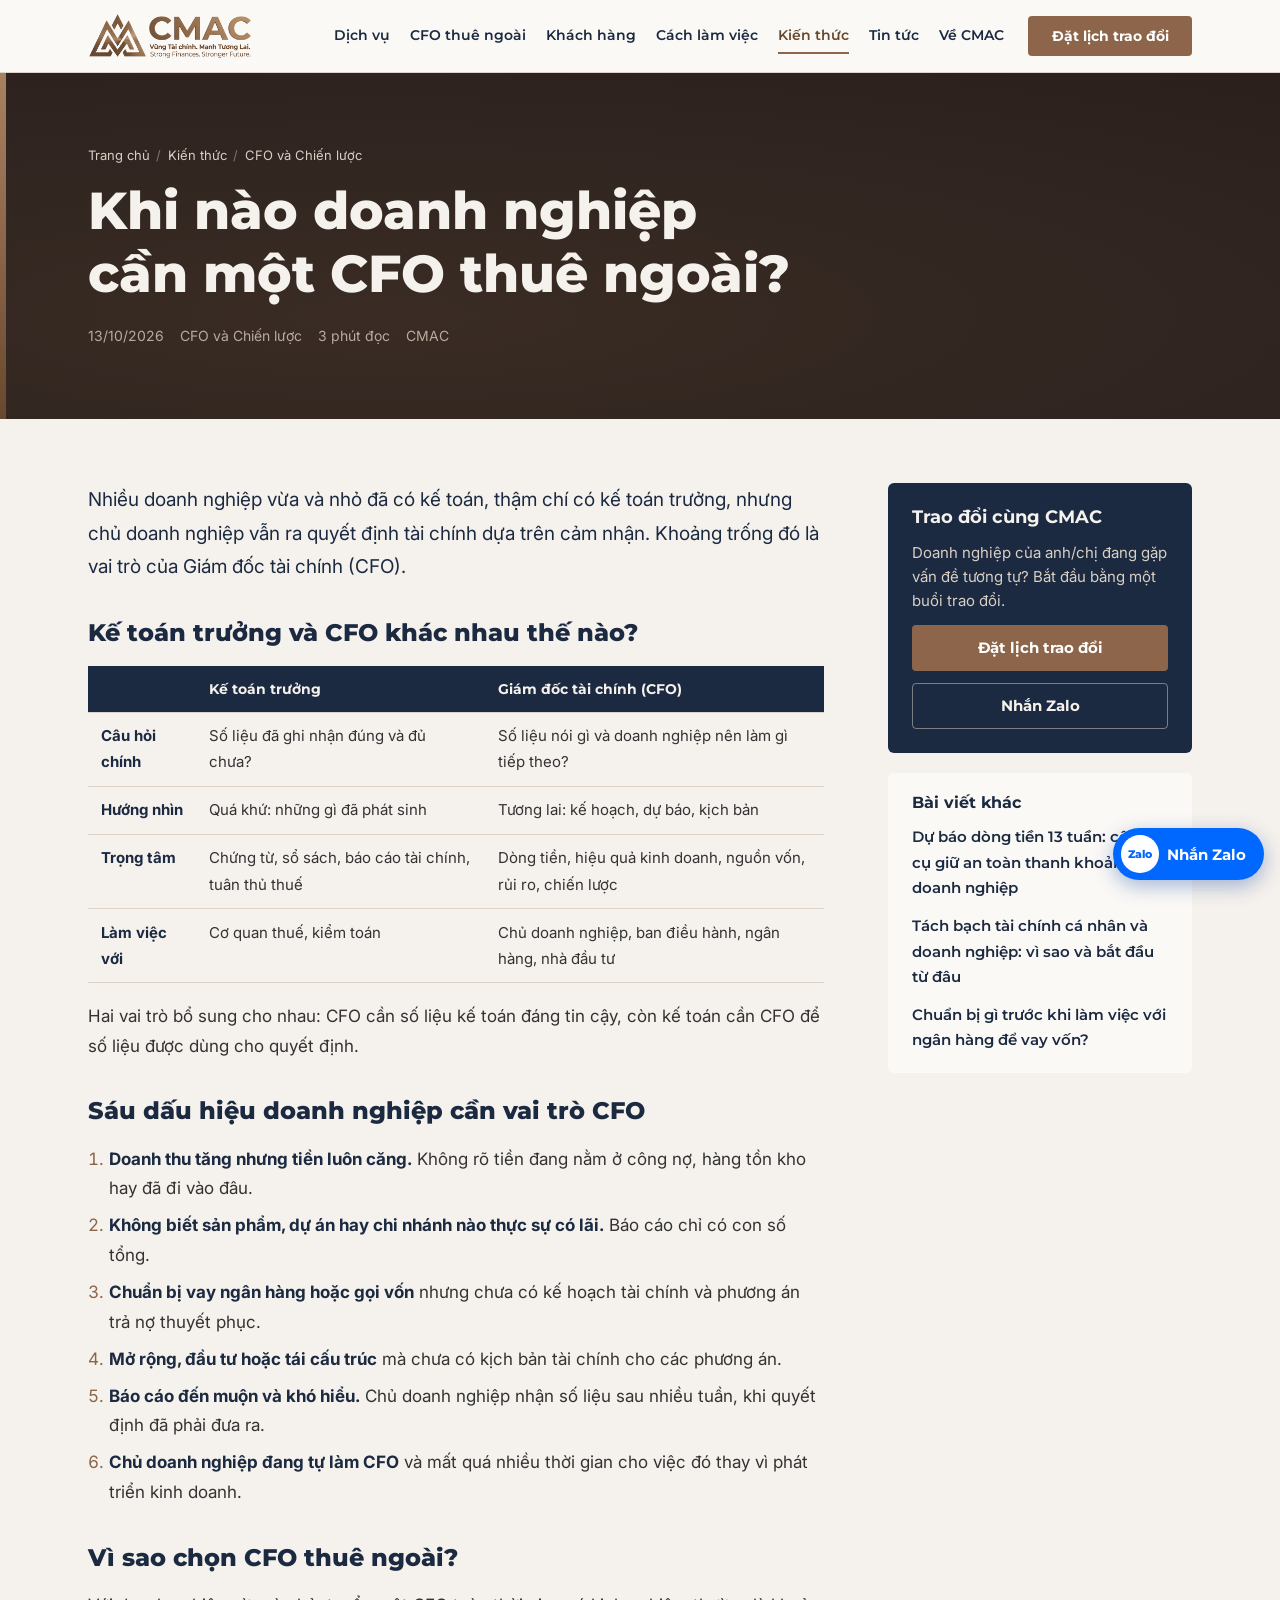
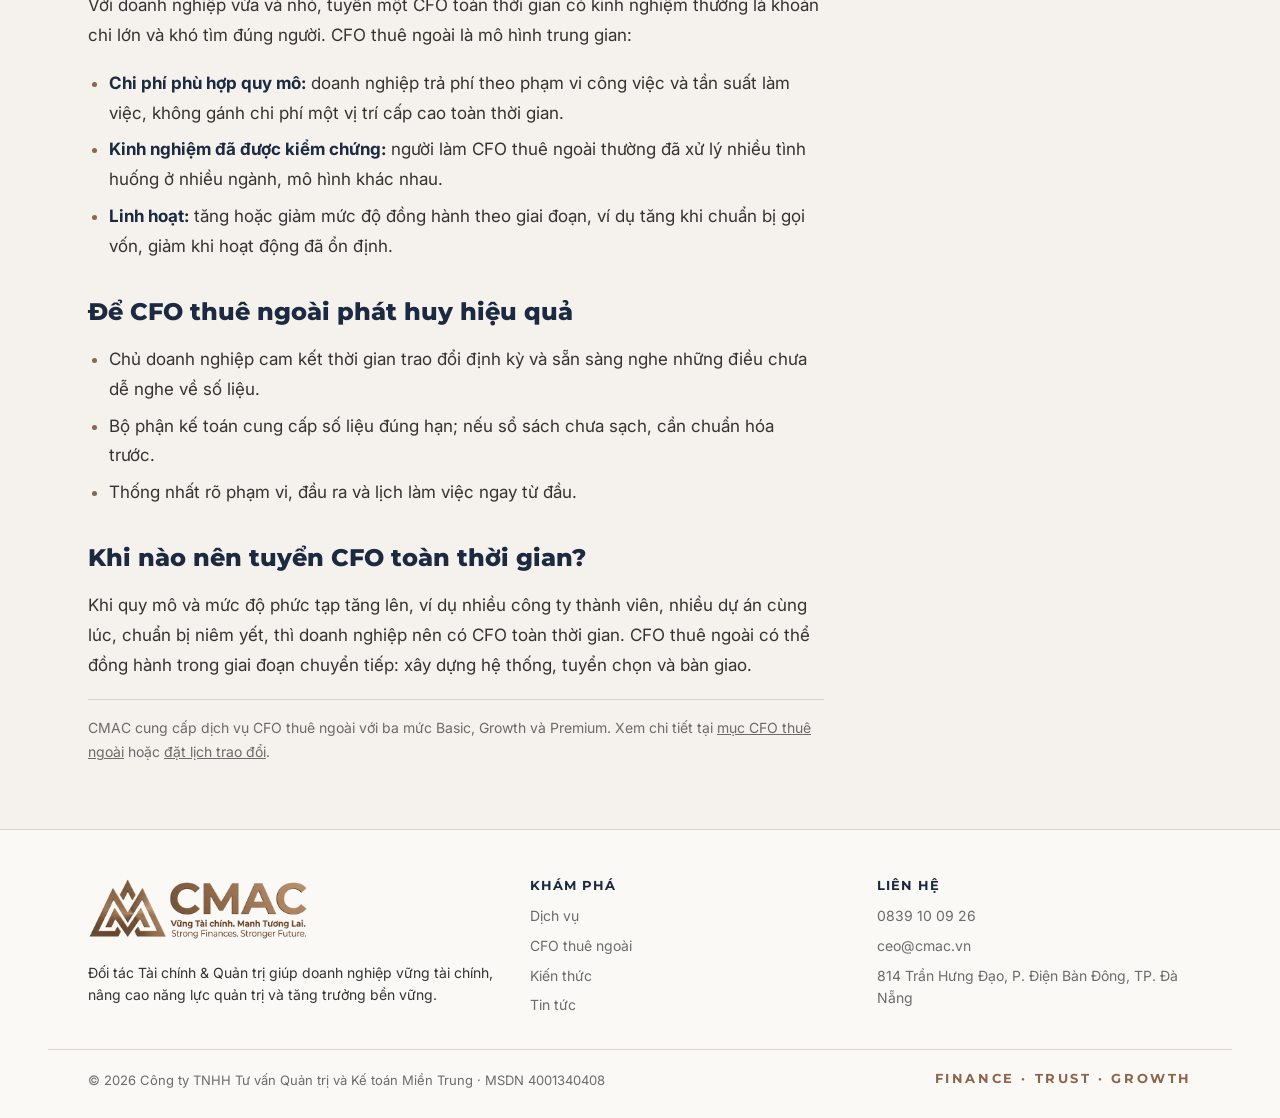
<file: kien-thuc/khi-nao-doanh-nghiep-can-cfo-thue-ngoai/index.html>
<!doctype html>
<html lang="vi">
<head>
<meta charset="utf-8">
<meta name="viewport" content="width=device-width, initial-scale=1, viewport-fit=cover">
<title>Khi nào doanh nghiệp cần một CFO thuê ngoài? | CMAC</title>
<meta name="description" content="Kế toán trưởng giữ cho sổ sách đúng. Giám đốc tài chính giúp doanh nghiệp ra quyết định. Sáu dấu hiệu cho thấy đã đến lúc doanh nghiệp cần vai trò CFO.">
<link rel="canonical" href="https://cmac.vn/kien-thuc/khi-nao-doanh-nghiep-can-cfo-thue-ngoai/">
<meta property="og:type" content="article">
<meta property="og:locale" content="vi_VN">
<meta property="og:title" content="Khi nào doanh nghiệp cần một CFO thuê ngoài? | CMAC">
<meta property="og:description" content="Kế toán trưởng giữ cho sổ sách đúng. Giám đốc tài chính giúp doanh nghiệp ra quyết định. Sáu dấu hiệu cho thấy đã đến lúc doanh nghiệp cần vai trò CFO.">
<meta property="og:url" content="https://cmac.vn/kien-thuc/khi-nao-doanh-nghiep-can-cfo-thue-ngoai/">
<meta property="og:site_name" content="CMAC">
<meta property="og:image" content="https://cmac.vn/assets/og-cmac.jpg">
<meta property="og:image:width" content="1200">
<meta property="og:image:height" content="630">
<meta property="og:image:type" content="image/jpeg">
<meta property="og:image:alt" content="CMAC – Đối tác Tài chính &amp; Quản trị cho tăng trưởng bền vững">
<meta name="twitter:card" content="summary_large_image">
<meta name="twitter:image" content="https://cmac.vn/assets/og-cmac.jpg">
<meta name="theme-color" content="#2A1F1A">
<link rel="icon" type="image/png" href="/assets/cmac-mark-v2.png">
<link rel="preconnect" href="https://fonts.googleapis.com">
<link rel="preconnect" href="https://fonts.gstatic.com" crossorigin>
<link rel="stylesheet" href="https://fonts.googleapis.com/css2?family=Inter:ital,wght@0,400;0,500;0,600;1,400&family=Montserrat:wght@600;700;800&display=swap">
<link rel="stylesheet" href="/assets/site.css?v=66121c53">
</head>
<body>
<header class="site-head">
  <div class="wrap">
    <a class="brand" href="/" aria-label="CMAC, về trang chủ"><img src="/assets/cmac-logo.png" alt="CMAC – Vững Tài chính. Mạnh Tương Lai." width="163" height="46"></a>
    <nav class="nav" id="nav" aria-label="Điều hướng chính">
      <a href="/#dich-vu">Dịch vụ</a>
      <a href="/#cfo">CFO thuê ngoài</a>
      <a href="/#khach-hang">Khách hàng</a>
      <a href="/#cach-lam-viec">Cách làm việc</a>
      <a href="/kien-thuc/" aria-current="page">Kiến thức</a>
      <a href="/tin-tuc/">Tin tức</a>
      <a href="/#ve-cmac">Về CMAC</a>
    </nav>
    <a class="btn btn-bronze head-cta" href="/#lien-he">Đặt lịch trao đổi</a>
    <button class="menu-btn" id="menuBtn" type="button" aria-expanded="false" aria-controls="nav">Menu</button>
  </div>
</header>
<main>
  <section class="page-hero">
    <div class="wrap">
      <nav class="crumbs" aria-label="Đường dẫn"><a href="/">Trang chủ</a><span aria-hidden="true">/</span><a href="/kien-thuc/">Kiến thức</a><span aria-hidden="true">/</span><a href="/kien-thuc/#cfo-chien-luoc">CFO và Chiến lược</a></nav>
      <h1>Khi nào doanh nghiệp cần một CFO thuê ngoài?</h1>
      <div class="meta-line"><span>13/10/2026</span><span>CFO và Chiến lược</span><span>3 phút đọc</span><span>CMAC</span></div>
    </div>
  </section>
  <article class="article">
    <div class="wrap">
      <div class="prose">
<p class="lead">Nhiều doanh nghiệp vừa và nhỏ đã có kế toán, thậm chí có kế toán trưởng, nhưng chủ doanh nghiệp vẫn ra quyết định tài chính dựa trên cảm nhận. Khoảng trống đó là vai trò của Giám đốc tài chính (CFO).</p>

<h2>Kế toán trưởng và CFO khác nhau thế nào?</h2>
<div class="table-wrap">
<table>
  <thead><tr><th></th><th>Kế toán trưởng</th><th>Giám đốc tài chính (CFO)</th></tr></thead>
  <tbody>
    <tr><td><strong>Câu hỏi chính</strong></td><td>Số liệu đã ghi nhận đúng và đủ chưa?</td><td>Số liệu nói gì và doanh nghiệp nên làm gì tiếp theo?</td></tr>
    <tr><td><strong>Hướng nhìn</strong></td><td>Quá khứ: những gì đã phát sinh</td><td>Tương lai: kế hoạch, dự báo, kịch bản</td></tr>
    <tr><td><strong>Trọng tâm</strong></td><td>Chứng từ, sổ sách, báo cáo tài chính, tuân thủ thuế</td><td>Dòng tiền, hiệu quả kinh doanh, nguồn vốn, rủi ro, chiến lược</td></tr>
    <tr><td><strong>Làm việc với</strong></td><td>Cơ quan thuế, kiểm toán</td><td>Chủ doanh nghiệp, ban điều hành, ngân hàng, nhà đầu tư</td></tr>
  </tbody>
</table>
</div>
<p>Hai vai trò bổ sung cho nhau: CFO cần số liệu kế toán đáng tin cậy, còn kế toán cần CFO để số liệu được dùng cho quyết định.</p>

<h2>Sáu dấu hiệu doanh nghiệp cần vai trò CFO</h2>
<ol>
  <li><strong>Doanh thu tăng nhưng tiền luôn căng.</strong> Không rõ tiền đang nằm ở công nợ, hàng tồn kho hay đã đi vào đâu.</li>
  <li><strong>Không biết sản phẩm, dự án hay chi nhánh nào thực sự có lãi.</strong> Báo cáo chỉ có con số tổng.</li>
  <li><strong>Chuẩn bị vay ngân hàng hoặc gọi vốn</strong> nhưng chưa có kế hoạch tài chính và phương án trả nợ thuyết phục.</li>
  <li><strong>Mở rộng, đầu tư hoặc tái cấu trúc</strong> mà chưa có kịch bản tài chính cho các phương án.</li>
  <li><strong>Báo cáo đến muộn và khó hiểu.</strong> Chủ doanh nghiệp nhận số liệu sau nhiều tuần, khi quyết định đã phải đưa ra.</li>
  <li><strong>Chủ doanh nghiệp đang tự làm CFO</strong> và mất quá nhiều thời gian cho việc đó thay vì phát triển kinh doanh.</li>
</ol>

<h2>Vì sao chọn CFO thuê ngoài?</h2>
<p>Với doanh nghiệp vừa và nhỏ, tuyển một CFO toàn thời gian có kinh nghiệm thường là khoản chi lớn và khó tìm đúng người. CFO thuê ngoài là mô hình trung gian:</p>
<ul>
  <li><strong>Chi phí phù hợp quy mô:</strong> doanh nghiệp trả phí theo phạm vi công việc và tần suất làm việc, không gánh chi phí một vị trí cấp cao toàn thời gian.</li>
  <li><strong>Kinh nghiệm đã được kiểm chứng:</strong> người làm CFO thuê ngoài thường đã xử lý nhiều tình huống ở nhiều ngành, mô hình khác nhau.</li>
  <li><strong>Linh hoạt:</strong> tăng hoặc giảm mức độ đồng hành theo giai đoạn, ví dụ tăng khi chuẩn bị gọi vốn, giảm khi hoạt động đã ổn định.</li>
</ul>

<h2>Để CFO thuê ngoài phát huy hiệu quả</h2>
<ul>
  <li>Chủ doanh nghiệp cam kết thời gian trao đổi định kỳ và sẵn sàng nghe những điều chưa dễ nghe về số liệu.</li>
  <li>Bộ phận kế toán cung cấp số liệu đúng hạn; nếu sổ sách chưa sạch, cần chuẩn hóa trước.</li>
  <li>Thống nhất rõ phạm vi, đầu ra và lịch làm việc ngay từ đầu.</li>
</ul>

<h2>Khi nào nên tuyển CFO toàn thời gian?</h2>
<p>Khi quy mô và mức độ phức tạp tăng lên, ví dụ nhiều công ty thành viên, nhiều dự án cùng lúc, chuẩn bị niêm yết, thì doanh nghiệp nên có CFO toàn thời gian. CFO thuê ngoài có thể đồng hành trong giai đoạn chuyển tiếp: xây dựng hệ thống, tuyển chọn và bàn giao.</p>

<p class="note">CMAC cung cấp dịch vụ CFO thuê ngoài với ba mức Basic, Growth và Premium. Xem chi tiết tại <a href="/#cfo">mục CFO thuê ngoài</a> hoặc <a href="/#lien-he">đặt lịch trao đổi</a>.</p>
      </div>
      <aside class="aside" aria-label="Liên hệ và bài liên quan">
        <div class="aside-cta">
          <h2>Trao đổi cùng CMAC</h2>
          <p>Doanh nghiệp của anh/chị đang gặp vấn đề tương tự? Bắt đầu bằng một buổi trao đổi.</p>
          <a class="btn btn-bronze" href="/#lien-he">Đặt lịch trao đổi</a>
          <a class="btn btn-line" href="https://zalo.me/0839100926" target="_blank" rel="noopener">Nhắn Zalo</a>
        </div>
        <div class="aside-list">
          <h2>Bài viết khác</h2>
          <ul><li><a href="/kien-thuc/du-bao-dong-tien-13-tuan/">Dự báo dòng tiền 13 tuần: công cụ giữ an toàn thanh khoản cho doanh nghiệp</a></li><li><a href="/kien-thuc/tach-bach-tai-chinh-ca-nhan-va-doanh-nghiep/">Tách bạch tài chính cá nhân và doanh nghiệp: vì sao và bắt đầu từ đâu</a></li><li><a href="/kien-thuc/chuan-bi-ho-so-vay-von-ngan-hang/">Chuẩn bị gì trước khi làm việc với ngân hàng để vay vốn?</a></li></ul>
        </div>
      </aside>
    </div>
  </article>
</main>
<script type="application/ld+json">{"@context":"https://schema.org","@type":"Article","headline":"Khi nào doanh nghiệp cần một CFO thuê ngoài?","description":"Kế toán trưởng giữ cho sổ sách đúng. Giám đốc tài chính giúp doanh nghiệp ra quyết định. Sáu dấu hiệu cho thấy đã đến lúc doanh nghiệp cần vai trò CFO.","datePublished":"2026-10-13","author":{"@type":"Organization","name":"CMAC"},"publisher":{"@type":"Organization","name":"CMAC – Công ty TNHH Tư vấn Quản trị và Kế toán Miền Trung","logo":{"@type":"ImageObject","url":"https://cmac.vn/assets/cmac-logo.png"}},"mainEntityOfPage":"https://cmac.vn/kien-thuc/khi-nao-doanh-nghiep-can-cfo-thue-ngoai/"}</script>
<footer class="foot">
  <div class="wrap foot-top">
    <div>
      <img src="/assets/cmac-logo.png" alt="CMAC" width="220" height="62" loading="lazy">
      <p class="one">Đối tác Tài chính &amp; Quản trị giúp doanh nghiệp vững tài chính, nâng cao năng lực quản trị và tăng trưởng bền vững.</p>
    </div>
    <div>
      <h4>Khám phá</h4>
      <ul>
        <li><a href="/#dich-vu">Dịch vụ</a></li>
        <li><a href="/#cfo">CFO thuê ngoài</a></li>
        <li><a href="/kien-thuc/">Kiến thức</a></li>
        <li><a href="/tin-tuc/">Tin tức</a></li>
      </ul>
    </div>
    <div>
      <h4>Liên hệ</h4>
      <ul>
        <li>0839 10 09 26</li>
        <li>ceo@cmac.vn</li>
        <li>814 Trần Hưng Đạo, P. Điện Bàn Đông, TP. Đà Nẵng</li>
      </ul>
    </div>
  </div>
  <div class="wrap foot-bot">
    <span>© 2026 Công ty TNHH Tư vấn Quản trị và Kế toán Miền Trung · MSDN 4001340408</span>
    <span class="essence">FINANCE · TRUST · GROWTH</span>
  </div>
</footer>
<a class="zalo-float" href="https://zalo.me/0839100926" target="_blank" rel="noopener" aria-label="Nhắn Zalo cho CMAC: 0839 10 09 26"><span class="zi" aria-hidden="true">Zalo</span><span class="zt">Nhắn Zalo</span></a>
<script>
(() => {
  const b = document.getElementById("menuBtn"), n = document.getElementById("nav");
  b.addEventListener("click", () => { const o = n.classList.toggle("open"); b.setAttribute("aria-expanded", String(o)); });
  n.addEventListener("click", (e) => { if (e.target.tagName === "A") { n.classList.remove("open"); b.setAttribute("aria-expanded", "false"); } });
  // Lọc chủ đề Kiến thức: đổi chú thích, ẩn/hiện bài, ghi #chủ-đề lên địa chỉ để gửi link thẳng
  const chips = [...document.querySelectorAll("[data-filter]")];
  const note = document.getElementById("topicNote"), empty = document.getElementById("topicEmpty");
  function pick(c, push) {
    chips.forEach((x) => x.setAttribute("aria-pressed", String(x === c)));
    const f = c.dataset.filter;
    let shown = 0;
    document.querySelectorAll("[data-topic]").forEach((el) => { el.hidden = f !== "*" && el.dataset.topic !== f; if (!el.hidden) shown++; });
    if (note) note.textContent = c.dataset.desc;
    if (empty) empty.hidden = shown > 0;
    if (push) history.replaceState(null, "", c.dataset.slug ? "#" + c.dataset.slug : location.pathname);
  }
  chips.forEach((c) => c.addEventListener("click", () => pick(c, true)));
  const fromHash = chips.find((c) => c.dataset.slug && "#" + c.dataset.slug === location.hash);
  if (fromHash) pick(fromHash, false);
})();
</script>
</body>
</html>
</file>
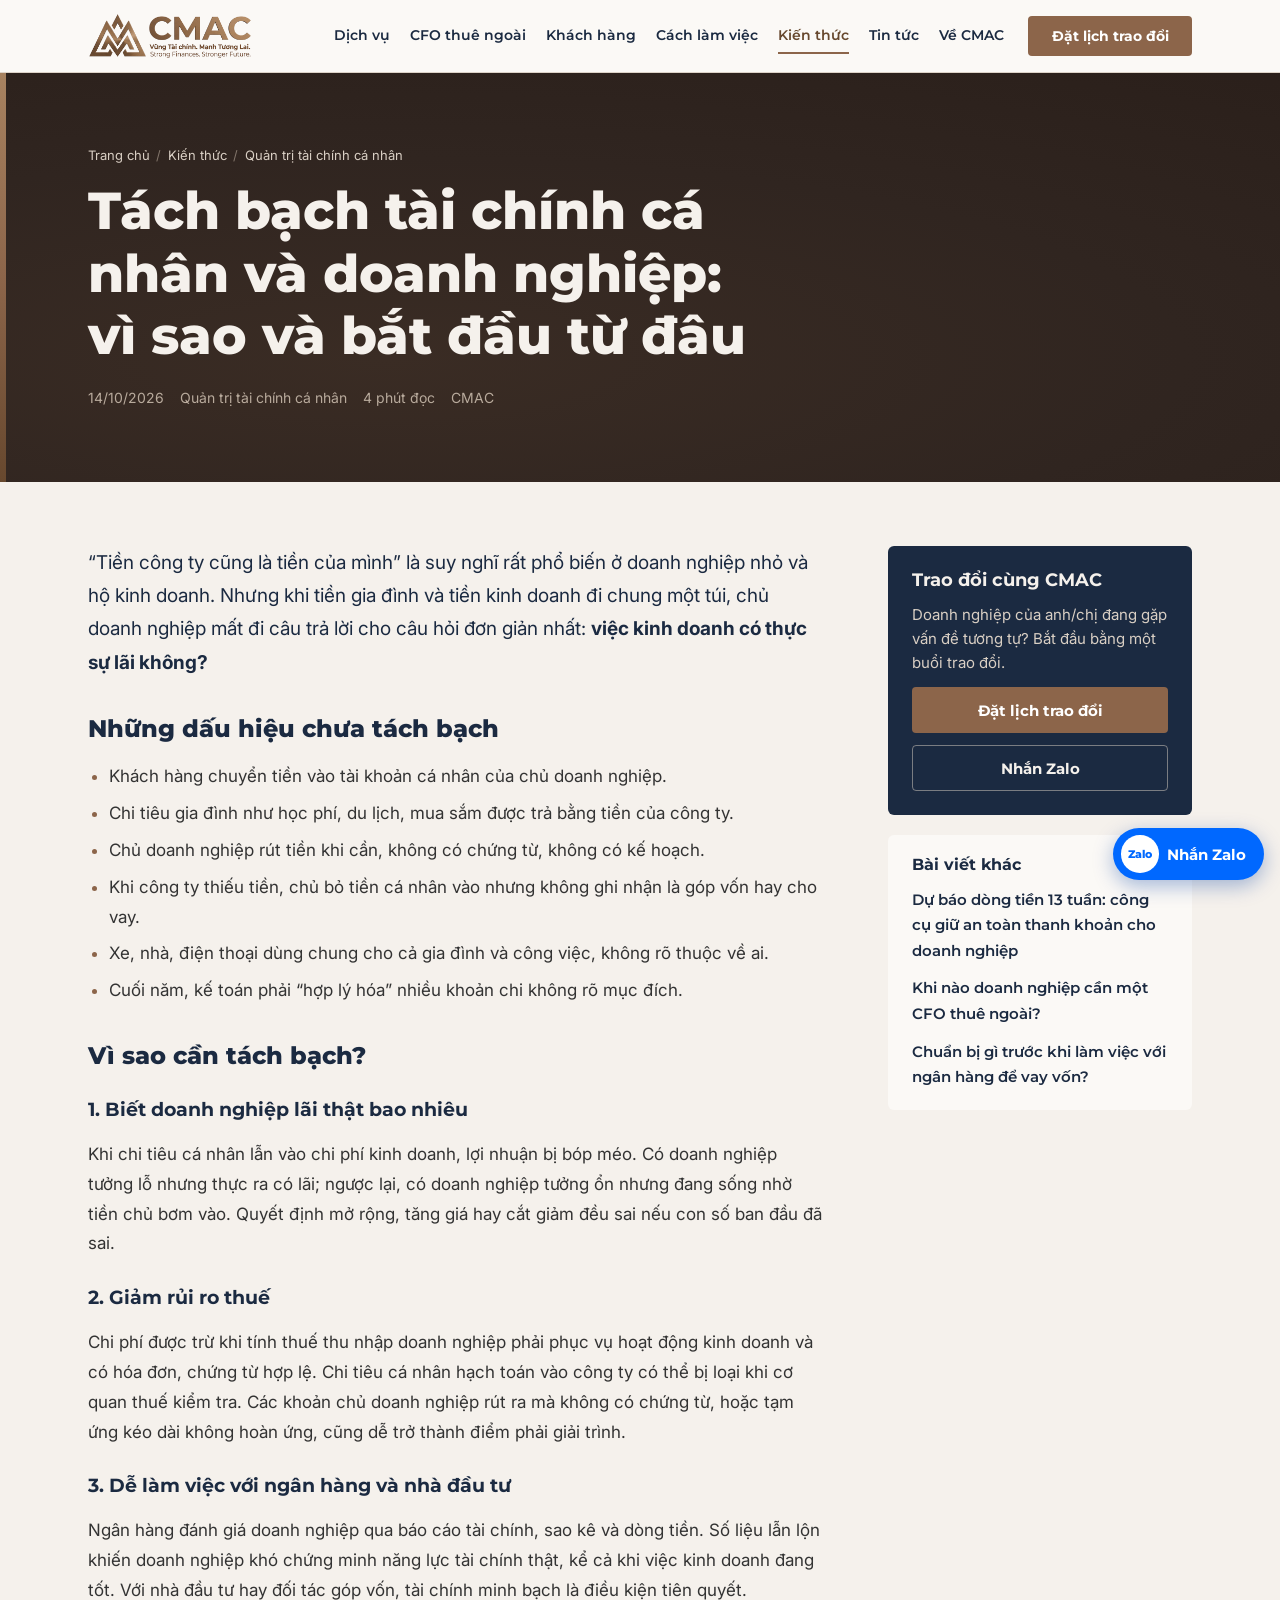
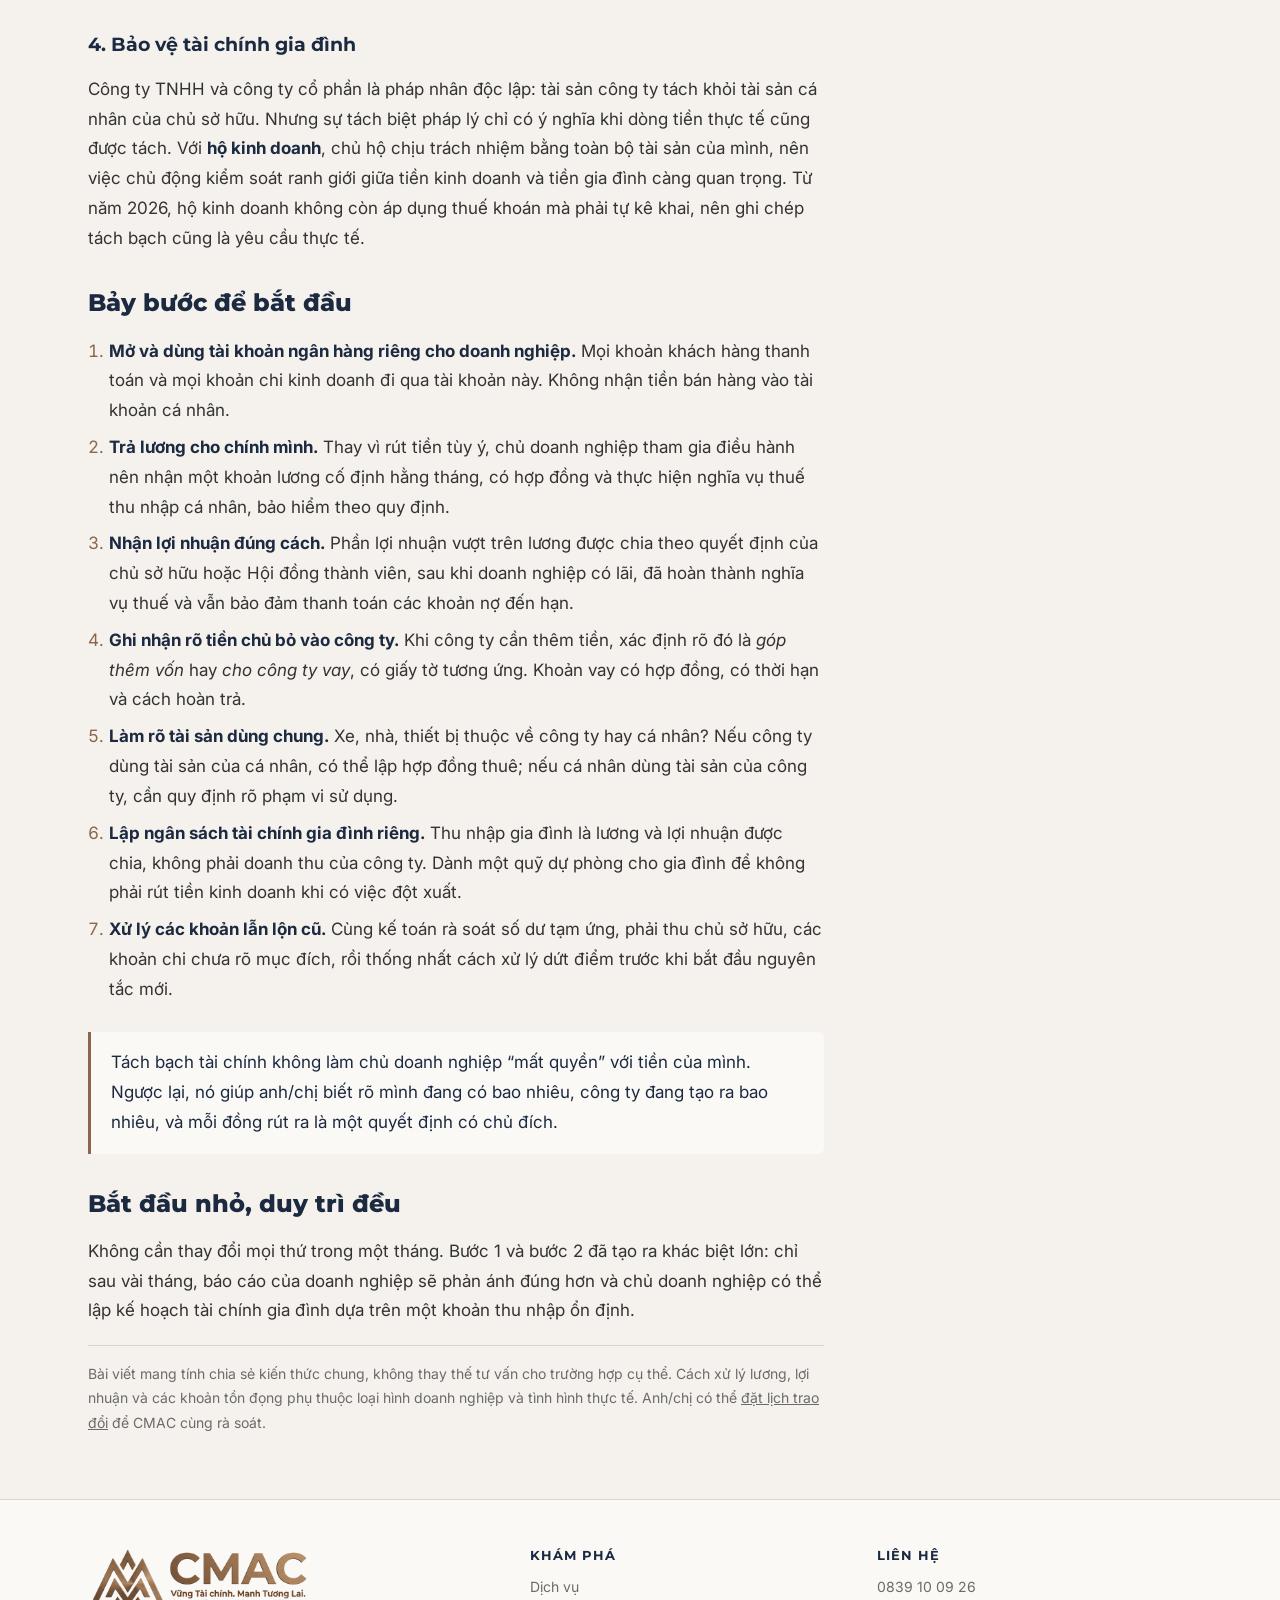
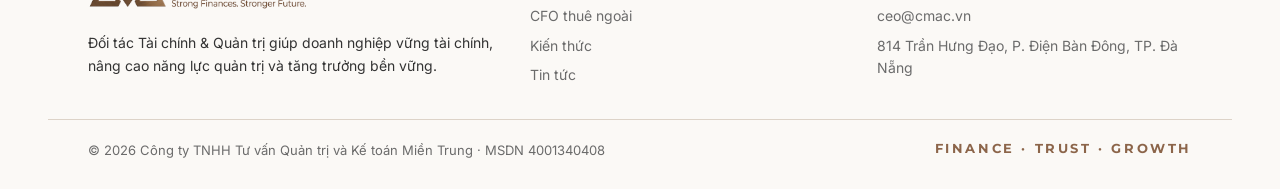
<file: kien-thuc/tach-bach-tai-chinh-ca-nhan-va-doanh-nghiep/index.html>
<!doctype html>
<html lang="vi">
<head>
<meta charset="utf-8">
<meta name="viewport" content="width=device-width, initial-scale=1, viewport-fit=cover">
<title>Tách bạch tài chính cá nhân và doanh nghiệp: vì sao và bắt đầu từ đâu | CMAC</title>
<meta name="description" content="Dùng chung một túi tiền cho gia đình và công ty khiến chủ doanh nghiệp không biết mình lãi thật bao nhiêu, dễ phát sinh rủi ro thuế và khó vay vốn. Bảy bước để bắt đầu tách bạch.">
<link rel="canonical" href="https://cmac.vn/kien-thuc/tach-bach-tai-chinh-ca-nhan-va-doanh-nghiep/">
<meta property="og:type" content="article">
<meta property="og:locale" content="vi_VN">
<meta property="og:title" content="Tách bạch tài chính cá nhân và doanh nghiệp: vì sao và bắt đầu từ đâu | CMAC">
<meta property="og:description" content="Dùng chung một túi tiền cho gia đình và công ty khiến chủ doanh nghiệp không biết mình lãi thật bao nhiêu, dễ phát sinh rủi ro thuế và khó vay vốn. Bảy bước để bắt đầu tách bạch.">
<meta property="og:url" content="https://cmac.vn/kien-thuc/tach-bach-tai-chinh-ca-nhan-va-doanh-nghiep/">
<meta property="og:site_name" content="CMAC">
<meta property="og:image" content="https://cmac.vn/assets/og-cmac.jpg">
<meta property="og:image:width" content="1200">
<meta property="og:image:height" content="630">
<meta property="og:image:type" content="image/jpeg">
<meta property="og:image:alt" content="CMAC – Đối tác Tài chính &amp; Quản trị cho tăng trưởng bền vững">
<meta name="twitter:card" content="summary_large_image">
<meta name="twitter:image" content="https://cmac.vn/assets/og-cmac.jpg">
<meta name="theme-color" content="#2A1F1A">
<link rel="icon" type="image/png" href="/assets/cmac-mark-v2.png">
<link rel="preconnect" href="https://fonts.googleapis.com">
<link rel="preconnect" href="https://fonts.gstatic.com" crossorigin>
<link rel="stylesheet" href="https://fonts.googleapis.com/css2?family=Inter:ital,wght@0,400;0,500;0,600;1,400&family=Montserrat:wght@600;700;800&display=swap">
<link rel="stylesheet" href="/assets/site.css?v=66121c53">
</head>
<body>
<header class="site-head">
  <div class="wrap">
    <a class="brand" href="/" aria-label="CMAC, về trang chủ"><img src="/assets/cmac-logo.png" alt="CMAC – Vững Tài chính. Mạnh Tương Lai." width="163" height="46"></a>
    <nav class="nav" id="nav" aria-label="Điều hướng chính">
      <a href="/#dich-vu">Dịch vụ</a>
      <a href="/#cfo">CFO thuê ngoài</a>
      <a href="/#khach-hang">Khách hàng</a>
      <a href="/#cach-lam-viec">Cách làm việc</a>
      <a href="/kien-thuc/" aria-current="page">Kiến thức</a>
      <a href="/tin-tuc/">Tin tức</a>
      <a href="/#ve-cmac">Về CMAC</a>
    </nav>
    <a class="btn btn-bronze head-cta" href="/#lien-he">Đặt lịch trao đổi</a>
    <button class="menu-btn" id="menuBtn" type="button" aria-expanded="false" aria-controls="nav">Menu</button>
  </div>
</header>
<main>
  <section class="page-hero">
    <div class="wrap">
      <nav class="crumbs" aria-label="Đường dẫn"><a href="/">Trang chủ</a><span aria-hidden="true">/</span><a href="/kien-thuc/">Kiến thức</a><span aria-hidden="true">/</span><a href="/kien-thuc/#tai-chinh-ca-nhan">Quản trị tài chính cá nhân</a></nav>
      <h1>Tách bạch tài chính cá nhân và doanh nghiệp: vì sao và bắt đầu từ đâu</h1>
      <div class="meta-line"><span>14/10/2026</span><span>Quản trị tài chính cá nhân</span><span>4 phút đọc</span><span>CMAC</span></div>
    </div>
  </section>
  <article class="article">
    <div class="wrap">
      <div class="prose">
<p class="lead">“Tiền công ty cũng là tiền của mình” là suy nghĩ rất phổ biến ở doanh nghiệp nhỏ và hộ kinh doanh. Nhưng khi tiền gia đình và tiền kinh doanh đi chung một túi, chủ doanh nghiệp mất đi câu trả lời cho câu hỏi đơn giản nhất: <strong>việc kinh doanh có thực sự lãi không?</strong></p>

<h2>Những dấu hiệu chưa tách bạch</h2>
<ul>
  <li>Khách hàng chuyển tiền vào tài khoản cá nhân của chủ doanh nghiệp.</li>
  <li>Chi tiêu gia đình như học phí, du lịch, mua sắm được trả bằng tiền của công ty.</li>
  <li>Chủ doanh nghiệp rút tiền khi cần, không có chứng từ, không có kế hoạch.</li>
  <li>Khi công ty thiếu tiền, chủ bỏ tiền cá nhân vào nhưng không ghi nhận là góp vốn hay cho vay.</li>
  <li>Xe, nhà, điện thoại dùng chung cho cả gia đình và công việc, không rõ thuộc về ai.</li>
  <li>Cuối năm, kế toán phải “hợp lý hóa” nhiều khoản chi không rõ mục đích.</li>
</ul>

<h2>Vì sao cần tách bạch?</h2>
<h3>1. Biết doanh nghiệp lãi thật bao nhiêu</h3>
<p>Khi chi tiêu cá nhân lẫn vào chi phí kinh doanh, lợi nhuận bị bóp méo. Có doanh nghiệp tưởng lỗ nhưng thực ra có lãi; ngược lại, có doanh nghiệp tưởng ổn nhưng đang sống nhờ tiền chủ bơm vào. Quyết định mở rộng, tăng giá hay cắt giảm đều sai nếu con số ban đầu đã sai.</p>

<h3>2. Giảm rủi ro thuế</h3>
<p>Chi phí được trừ khi tính thuế thu nhập doanh nghiệp phải phục vụ hoạt động kinh doanh và có hóa đơn, chứng từ hợp lệ. Chi tiêu cá nhân hạch toán vào công ty có thể bị loại khi cơ quan thuế kiểm tra. Các khoản chủ doanh nghiệp rút ra mà không có chứng từ, hoặc tạm ứng kéo dài không hoàn ứng, cũng dễ trở thành điểm phải giải trình.</p>

<h3>3. Dễ làm việc với ngân hàng và nhà đầu tư</h3>
<p>Ngân hàng đánh giá doanh nghiệp qua báo cáo tài chính, sao kê và dòng tiền. Số liệu lẫn lộn khiến doanh nghiệp khó chứng minh năng lực tài chính thật, kể cả khi việc kinh doanh đang tốt. Với nhà đầu tư hay đối tác góp vốn, tài chính minh bạch là điều kiện tiên quyết.</p>

<h3>4. Bảo vệ tài chính gia đình</h3>
<p>Công ty TNHH và công ty cổ phần là pháp nhân độc lập: tài sản công ty tách khỏi tài sản cá nhân của chủ sở hữu. Nhưng sự tách biệt pháp lý chỉ có ý nghĩa khi dòng tiền thực tế cũng được tách. Với <strong>hộ kinh doanh</strong>, chủ hộ chịu trách nhiệm bằng toàn bộ tài sản của mình, nên việc chủ động kiểm soát ranh giới giữa tiền kinh doanh và tiền gia đình càng quan trọng. Từ năm 2026, hộ kinh doanh không còn áp dụng thuế khoán mà phải tự kê khai, nên ghi chép tách bạch cũng là yêu cầu thực tế.</p>

<h2>Bảy bước để bắt đầu</h2>
<ol>
  <li><strong>Mở và dùng tài khoản ngân hàng riêng cho doanh nghiệp.</strong> Mọi khoản khách hàng thanh toán và mọi khoản chi kinh doanh đi qua tài khoản này. Không nhận tiền bán hàng vào tài khoản cá nhân.</li>
  <li><strong>Trả lương cho chính mình.</strong> Thay vì rút tiền tùy ý, chủ doanh nghiệp tham gia điều hành nên nhận một khoản lương cố định hằng tháng, có hợp đồng và thực hiện nghĩa vụ thuế thu nhập cá nhân, bảo hiểm theo quy định.</li>
  <li><strong>Nhận lợi nhuận đúng cách.</strong> Phần lợi nhuận vượt trên lương được chia theo quyết định của chủ sở hữu hoặc Hội đồng thành viên, sau khi doanh nghiệp có lãi, đã hoàn thành nghĩa vụ thuế và vẫn bảo đảm thanh toán các khoản nợ đến hạn.</li>
  <li><strong>Ghi nhận rõ tiền chủ bỏ vào công ty.</strong> Khi công ty cần thêm tiền, xác định rõ đó là <em>góp thêm vốn</em> hay <em>cho công ty vay</em>, có giấy tờ tương ứng. Khoản vay có hợp đồng, có thời hạn và cách hoàn trả.</li>
  <li><strong>Làm rõ tài sản dùng chung.</strong> Xe, nhà, thiết bị thuộc về công ty hay cá nhân? Nếu công ty dùng tài sản của cá nhân, có thể lập hợp đồng thuê; nếu cá nhân dùng tài sản của công ty, cần quy định rõ phạm vi sử dụng.</li>
  <li><strong>Lập ngân sách tài chính gia đình riêng.</strong> Thu nhập gia đình là lương và lợi nhuận được chia, không phải doanh thu của công ty. Dành một quỹ dự phòng cho gia đình để không phải rút tiền kinh doanh khi có việc đột xuất.</li>
  <li><strong>Xử lý các khoản lẫn lộn cũ.</strong> Cùng kế toán rà soát số dư tạm ứng, phải thu chủ sở hữu, các khoản chi chưa rõ mục đích, rồi thống nhất cách xử lý dứt điểm trước khi bắt đầu nguyên tắc mới.</li>
</ol>

<blockquote>Tách bạch tài chính không làm chủ doanh nghiệp “mất quyền” với tiền của mình. Ngược lại, nó giúp anh/chị biết rõ mình đang có bao nhiêu, công ty đang tạo ra bao nhiêu, và mỗi đồng rút ra là một quyết định có chủ đích.</blockquote>

<h2>Bắt đầu nhỏ, duy trì đều</h2>
<p>Không cần thay đổi mọi thứ trong một tháng. Bước 1 và bước 2 đã tạo ra khác biệt lớn: chỉ sau vài tháng, báo cáo của doanh nghiệp sẽ phản ánh đúng hơn và chủ doanh nghiệp có thể lập kế hoạch tài chính gia đình dựa trên một khoản thu nhập ổn định.</p>

<p class="note">Bài viết mang tính chia sẻ kiến thức chung, không thay thế tư vấn cho trường hợp cụ thể. Cách xử lý lương, lợi nhuận và các khoản tồn đọng phụ thuộc loại hình doanh nghiệp và tình hình thực tế. Anh/chị có thể <a href="/#lien-he">đặt lịch trao đổi</a> để CMAC cùng rà soát.</p>
      </div>
      <aside class="aside" aria-label="Liên hệ và bài liên quan">
        <div class="aside-cta">
          <h2>Trao đổi cùng CMAC</h2>
          <p>Doanh nghiệp của anh/chị đang gặp vấn đề tương tự? Bắt đầu bằng một buổi trao đổi.</p>
          <a class="btn btn-bronze" href="/#lien-he">Đặt lịch trao đổi</a>
          <a class="btn btn-line" href="https://zalo.me/0839100926" target="_blank" rel="noopener">Nhắn Zalo</a>
        </div>
        <div class="aside-list">
          <h2>Bài viết khác</h2>
          <ul><li><a href="/kien-thuc/du-bao-dong-tien-13-tuan/">Dự báo dòng tiền 13 tuần: công cụ giữ an toàn thanh khoản cho doanh nghiệp</a></li><li><a href="/kien-thuc/khi-nao-doanh-nghiep-can-cfo-thue-ngoai/">Khi nào doanh nghiệp cần một CFO thuê ngoài?</a></li><li><a href="/kien-thuc/chuan-bi-ho-so-vay-von-ngan-hang/">Chuẩn bị gì trước khi làm việc với ngân hàng để vay vốn?</a></li></ul>
        </div>
      </aside>
    </div>
  </article>
</main>
<script type="application/ld+json">{"@context":"https://schema.org","@type":"Article","headline":"Tách bạch tài chính cá nhân và doanh nghiệp: vì sao và bắt đầu từ đâu","description":"Dùng chung một túi tiền cho gia đình và công ty khiến chủ doanh nghiệp không biết mình lãi thật bao nhiêu, dễ phát sinh rủi ro thuế và khó vay vốn. Bảy bước để bắt đầu tách bạch.","datePublished":"2026-10-14","author":{"@type":"Organization","name":"CMAC"},"publisher":{"@type":"Organization","name":"CMAC – Công ty TNHH Tư vấn Quản trị và Kế toán Miền Trung","logo":{"@type":"ImageObject","url":"https://cmac.vn/assets/cmac-logo.png"}},"mainEntityOfPage":"https://cmac.vn/kien-thuc/tach-bach-tai-chinh-ca-nhan-va-doanh-nghiep/"}</script>
<footer class="foot">
  <div class="wrap foot-top">
    <div>
      <img src="/assets/cmac-logo.png" alt="CMAC" width="220" height="62" loading="lazy">
      <p class="one">Đối tác Tài chính &amp; Quản trị giúp doanh nghiệp vững tài chính, nâng cao năng lực quản trị và tăng trưởng bền vững.</p>
    </div>
    <div>
      <h4>Khám phá</h4>
      <ul>
        <li><a href="/#dich-vu">Dịch vụ</a></li>
        <li><a href="/#cfo">CFO thuê ngoài</a></li>
        <li><a href="/kien-thuc/">Kiến thức</a></li>
        <li><a href="/tin-tuc/">Tin tức</a></li>
      </ul>
    </div>
    <div>
      <h4>Liên hệ</h4>
      <ul>
        <li>0839 10 09 26</li>
        <li>ceo@cmac.vn</li>
        <li>814 Trần Hưng Đạo, P. Điện Bàn Đông, TP. Đà Nẵng</li>
      </ul>
    </div>
  </div>
  <div class="wrap foot-bot">
    <span>© 2026 Công ty TNHH Tư vấn Quản trị và Kế toán Miền Trung · MSDN 4001340408</span>
    <span class="essence">FINANCE · TRUST · GROWTH</span>
  </div>
</footer>
<a class="zalo-float" href="https://zalo.me/0839100926" target="_blank" rel="noopener" aria-label="Nhắn Zalo cho CMAC: 0839 10 09 26"><span class="zi" aria-hidden="true">Zalo</span><span class="zt">Nhắn Zalo</span></a>
<script>
(() => {
  const b = document.getElementById("menuBtn"), n = document.getElementById("nav");
  b.addEventListener("click", () => { const o = n.classList.toggle("open"); b.setAttribute("aria-expanded", String(o)); });
  n.addEventListener("click", (e) => { if (e.target.tagName === "A") { n.classList.remove("open"); b.setAttribute("aria-expanded", "false"); } });
  // Lọc chủ đề Kiến thức: đổi chú thích, ẩn/hiện bài, ghi #chủ-đề lên địa chỉ để gửi link thẳng
  const chips = [...document.querySelectorAll("[data-filter]")];
  const note = document.getElementById("topicNote"), empty = document.getElementById("topicEmpty");
  function pick(c, push) {
    chips.forEach((x) => x.setAttribute("aria-pressed", String(x === c)));
    const f = c.dataset.filter;
    let shown = 0;
    document.querySelectorAll("[data-topic]").forEach((el) => { el.hidden = f !== "*" && el.dataset.topic !== f; if (!el.hidden) shown++; });
    if (note) note.textContent = c.dataset.desc;
    if (empty) empty.hidden = shown > 0;
    if (push) history.replaceState(null, "", c.dataset.slug ? "#" + c.dataset.slug : location.pathname);
  }
  chips.forEach((c) => c.addEventListener("click", () => pick(c, true)));
  const fromHash = chips.find((c) => c.dataset.slug && "#" + c.dataset.slug === location.hash);
  if (fromHash) pick(fromHash, false);
})();
</script>
</body>
</html>
</file>
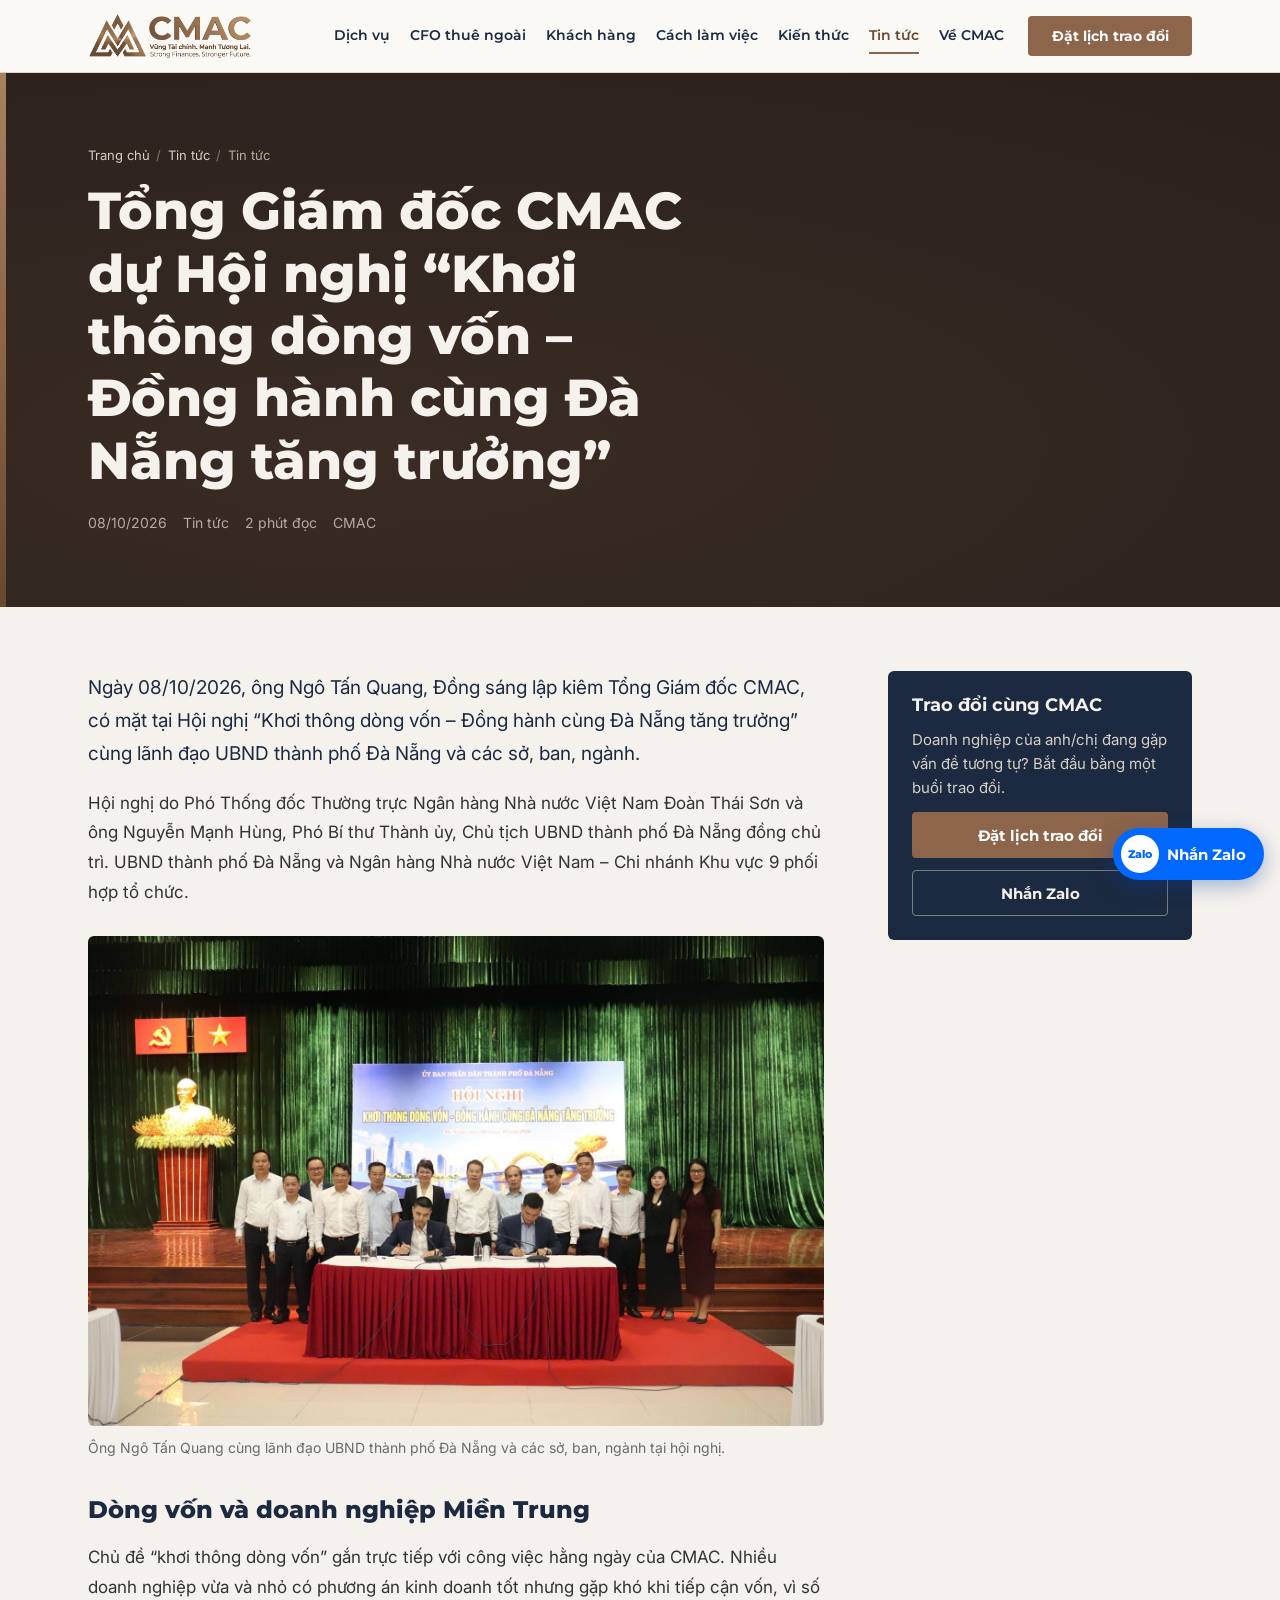
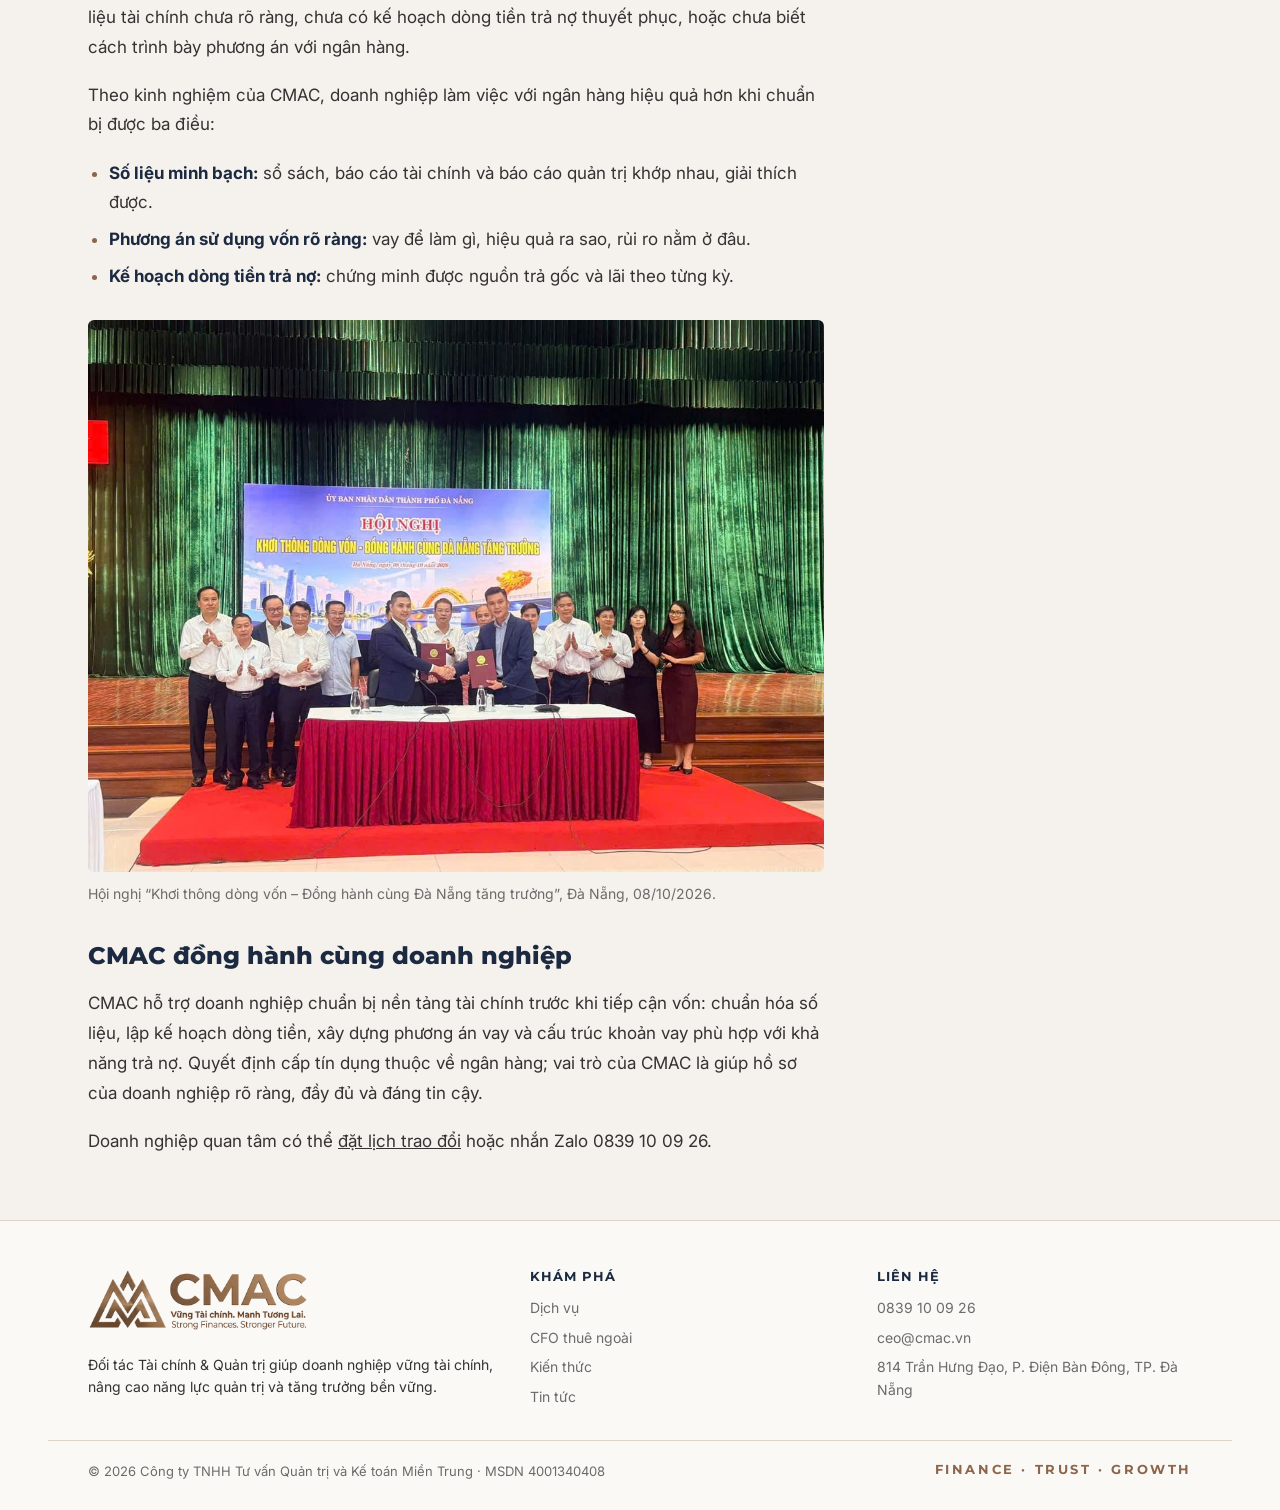
<file: tin-tuc/hoi-nghi-khoi-thong-dong-von-da-nang-2026/index.html>
<!doctype html>
<html lang="vi">
<head>
<meta charset="utf-8">
<meta name="viewport" content="width=device-width, initial-scale=1, viewport-fit=cover">
<title>Tổng Giám đốc CMAC dự Hội nghị “Khơi thông dòng vốn – Đồng hành cùng Đà Nẵng tăng trưởng” | CMAC</title>
<meta name="description" content="Ông Ngô Tấn Quang, Đồng sáng lập kiêm Tổng Giám đốc CMAC, cùng lãnh đạo UBND thành phố Đà Nẵng và các sở, ban, ngành tại hội nghị do Ngân hàng Nhà nước Việt Nam và UBND thành phố Đà Nẵng tổ chức.">
<link rel="canonical" href="https://cmac.vn/tin-tuc/hoi-nghi-khoi-thong-dong-von-da-nang-2026/">
<meta property="og:type" content="article">
<meta property="og:locale" content="vi_VN">
<meta property="og:title" content="Tổng Giám đốc CMAC dự Hội nghị “Khơi thông dòng vốn – Đồng hành cùng Đà Nẵng tăng trưởng” | CMAC">
<meta property="og:description" content="Ông Ngô Tấn Quang, Đồng sáng lập kiêm Tổng Giám đốc CMAC, cùng lãnh đạo UBND thành phố Đà Nẵng và các sở, ban, ngành tại hội nghị do Ngân hàng Nhà nước Việt Nam và UBND thành phố Đà Nẵng tổ chức.">
<meta property="og:url" content="https://cmac.vn/tin-tuc/hoi-nghi-khoi-thong-dong-von-da-nang-2026/">
<meta property="og:site_name" content="CMAC">
<meta property="og:image" content="https://cmac.vn/assets/ceo-hoi-nghi-ky-ket.jpg">
<meta property="og:image:alt" content="Tổng Giám đốc CMAC dự Hội nghị “Khơi thông dòng vốn – Đồng hành cùng Đà Nẵng tăng trưởng” | CMAC">
<meta name="twitter:card" content="summary_large_image">
<meta name="twitter:image" content="https://cmac.vn/assets/ceo-hoi-nghi-ky-ket.jpg">
<meta name="theme-color" content="#2A1F1A">
<link rel="icon" type="image/png" href="/assets/cmac-mark-v2.png">
<link rel="preconnect" href="https://fonts.googleapis.com">
<link rel="preconnect" href="https://fonts.gstatic.com" crossorigin>
<link rel="stylesheet" href="https://fonts.googleapis.com/css2?family=Inter:ital,wght@0,400;0,500;0,600;1,400&family=Montserrat:wght@600;700;800&display=swap">
<link rel="stylesheet" href="/assets/site.css?v=66121c53">
</head>
<body>
<header class="site-head">
  <div class="wrap">
    <a class="brand" href="/" aria-label="CMAC, về trang chủ"><img src="/assets/cmac-logo.png" alt="CMAC – Vững Tài chính. Mạnh Tương Lai." width="163" height="46"></a>
    <nav class="nav" id="nav" aria-label="Điều hướng chính">
      <a href="/#dich-vu">Dịch vụ</a>
      <a href="/#cfo">CFO thuê ngoài</a>
      <a href="/#khach-hang">Khách hàng</a>
      <a href="/#cach-lam-viec">Cách làm việc</a>
      <a href="/kien-thuc/">Kiến thức</a>
      <a href="/tin-tuc/" aria-current="page">Tin tức</a>
      <a href="/#ve-cmac">Về CMAC</a>
    </nav>
    <a class="btn btn-bronze head-cta" href="/#lien-he">Đặt lịch trao đổi</a>
    <button class="menu-btn" id="menuBtn" type="button" aria-expanded="false" aria-controls="nav">Menu</button>
  </div>
</header>
<main>
  <section class="page-hero">
    <div class="wrap">
      <nav class="crumbs" aria-label="Đường dẫn"><a href="/">Trang chủ</a><span aria-hidden="true">/</span><a href="/tin-tuc/">Tin tức</a><span aria-hidden="true">/</span><span>Tin tức</span></nav>
      <h1>Tổng Giám đốc CMAC dự Hội nghị “Khơi thông dòng vốn – Đồng hành cùng Đà Nẵng tăng trưởng”</h1>
      <div class="meta-line"><span>08/10/2026</span><span>Tin tức</span><span>2 phút đọc</span><span>CMAC</span></div>
    </div>
  </section>
  <article class="article">
    <div class="wrap">
      <div class="prose">
<p class="lead">Ngày 08/10/2026, ông Ngô Tấn Quang, Đồng sáng lập kiêm Tổng Giám đốc CMAC, có mặt tại Hội nghị “Khơi thông dòng vốn – Đồng hành cùng Đà Nẵng tăng trưởng” cùng lãnh đạo UBND thành phố Đà Nẵng và các sở, ban, ngành.</p>

<p>Hội nghị do Phó Thống đốc Thường trực Ngân hàng Nhà nước Việt Nam Đoàn Thái Sơn và ông Nguyễn Mạnh Hùng, Phó Bí thư Thành ủy, Chủ tịch UBND thành phố Đà Nẵng đồng chủ trì. UBND thành phố Đà Nẵng và Ngân hàng Nhà nước Việt Nam – Chi nhánh Khu vực 9 phối hợp tổ chức.</p>

<figure>
  <img src="/assets/ceo-hoi-nghi-ky-ket.jpg" alt="Ông Ngô Tấn Quang cùng lãnh đạo thành phố Đà Nẵng và các sở, ban, ngành tại hội nghị" width="1600" height="1066" loading="lazy">
  <figcaption>Ông Ngô Tấn Quang cùng lãnh đạo UBND thành phố Đà Nẵng và các sở, ban, ngành tại hội nghị.</figcaption>
</figure>

<h2>Dòng vốn và doanh nghiệp Miền Trung</h2>
<p>Chủ đề “khơi thông dòng vốn” gắn trực tiếp với công việc hằng ngày của CMAC. Nhiều doanh nghiệp vừa và nhỏ có phương án kinh doanh tốt nhưng gặp khó khi tiếp cận vốn, vì số liệu tài chính chưa rõ ràng, chưa có kế hoạch dòng tiền trả nợ thuyết phục, hoặc chưa biết cách trình bày phương án với ngân hàng.</p>
<p>Theo kinh nghiệm của CMAC, doanh nghiệp làm việc với ngân hàng hiệu quả hơn khi chuẩn bị được ba điều:</p>
<ul>
  <li><strong>Số liệu minh bạch:</strong> sổ sách, báo cáo tài chính và báo cáo quản trị khớp nhau, giải thích được.</li>
  <li><strong>Phương án sử dụng vốn rõ ràng:</strong> vay để làm gì, hiệu quả ra sao, rủi ro nằm ở đâu.</li>
  <li><strong>Kế hoạch dòng tiền trả nợ:</strong> chứng minh được nguồn trả gốc và lãi theo từng kỳ.</li>
</ul>

<figure>
  <img src="/assets/ceo-hoi-nghi-bat-tay.jpg" alt="Ông Ngô Tấn Quang tại hội nghị" width="1200" height="900" loading="lazy">
  <figcaption>Hội nghị “Khơi thông dòng vốn – Đồng hành cùng Đà Nẵng tăng trưởng”, Đà Nẵng, 08/10/2026.</figcaption>
</figure>

<h2>CMAC đồng hành cùng doanh nghiệp</h2>
<p>CMAC hỗ trợ doanh nghiệp chuẩn bị nền tảng tài chính trước khi tiếp cận vốn: chuẩn hóa số liệu, lập kế hoạch dòng tiền, xây dựng phương án vay và cấu trúc khoản vay phù hợp với khả năng trả nợ. Quyết định cấp tín dụng thuộc về ngân hàng; vai trò của CMAC là giúp hồ sơ của doanh nghiệp rõ ràng, đầy đủ và đáng tin cậy.</p>
<p>Doanh nghiệp quan tâm có thể <a href="/#lien-he">đặt lịch trao đổi</a> hoặc nhắn Zalo 0839 10 09 26.</p>
      </div>
      <aside class="aside" aria-label="Liên hệ và bài liên quan">
        <div class="aside-cta">
          <h2>Trao đổi cùng CMAC</h2>
          <p>Doanh nghiệp của anh/chị đang gặp vấn đề tương tự? Bắt đầu bằng một buổi trao đổi.</p>
          <a class="btn btn-bronze" href="/#lien-he">Đặt lịch trao đổi</a>
          <a class="btn btn-line" href="https://zalo.me/0839100926" target="_blank" rel="noopener">Nhắn Zalo</a>
        </div>
        
      </aside>
    </div>
  </article>
</main>
<script type="application/ld+json">{"@context":"https://schema.org","@type":"NewsArticle","headline":"Tổng Giám đốc CMAC dự Hội nghị “Khơi thông dòng vốn – Đồng hành cùng Đà Nẵng tăng trưởng”","description":"Ông Ngô Tấn Quang, Đồng sáng lập kiêm Tổng Giám đốc CMAC, cùng lãnh đạo UBND thành phố Đà Nẵng và các sở, ban, ngành tại hội nghị do Ngân hàng Nhà nước Việt Nam và UBND thành phố Đà Nẵng tổ chức.","datePublished":"2026-10-08","author":{"@type":"Organization","name":"CMAC"},"publisher":{"@type":"Organization","name":"CMAC – Công ty TNHH Tư vấn Quản trị và Kế toán Miền Trung","logo":{"@type":"ImageObject","url":"https://cmac.vn/assets/cmac-logo.png"}},"mainEntityOfPage":"https://cmac.vn/tin-tuc/hoi-nghi-khoi-thong-dong-von-da-nang-2026/","image":"https://cmac.vn/assets/ceo-hoi-nghi-ky-ket.jpg"}</script>
<footer class="foot">
  <div class="wrap foot-top">
    <div>
      <img src="/assets/cmac-logo.png" alt="CMAC" width="220" height="62" loading="lazy">
      <p class="one">Đối tác Tài chính &amp; Quản trị giúp doanh nghiệp vững tài chính, nâng cao năng lực quản trị và tăng trưởng bền vững.</p>
    </div>
    <div>
      <h4>Khám phá</h4>
      <ul>
        <li><a href="/#dich-vu">Dịch vụ</a></li>
        <li><a href="/#cfo">CFO thuê ngoài</a></li>
        <li><a href="/kien-thuc/">Kiến thức</a></li>
        <li><a href="/tin-tuc/">Tin tức</a></li>
      </ul>
    </div>
    <div>
      <h4>Liên hệ</h4>
      <ul>
        <li>0839 10 09 26</li>
        <li>ceo@cmac.vn</li>
        <li>814 Trần Hưng Đạo, P. Điện Bàn Đông, TP. Đà Nẵng</li>
      </ul>
    </div>
  </div>
  <div class="wrap foot-bot">
    <span>© 2026 Công ty TNHH Tư vấn Quản trị và Kế toán Miền Trung · MSDN 4001340408</span>
    <span class="essence">FINANCE · TRUST · GROWTH</span>
  </div>
</footer>
<a class="zalo-float" href="https://zalo.me/0839100926" target="_blank" rel="noopener" aria-label="Nhắn Zalo cho CMAC: 0839 10 09 26"><span class="zi" aria-hidden="true">Zalo</span><span class="zt">Nhắn Zalo</span></a>
<script>
(() => {
  const b = document.getElementById("menuBtn"), n = document.getElementById("nav");
  b.addEventListener("click", () => { const o = n.classList.toggle("open"); b.setAttribute("aria-expanded", String(o)); });
  n.addEventListener("click", (e) => { if (e.target.tagName === "A") { n.classList.remove("open"); b.setAttribute("aria-expanded", "false"); } });
  // Lọc chủ đề Kiến thức: đổi chú thích, ẩn/hiện bài, ghi #chủ-đề lên địa chỉ để gửi link thẳng
  const chips = [...document.querySelectorAll("[data-filter]")];
  const note = document.getElementById("topicNote"), empty = document.getElementById("topicEmpty");
  function pick(c, push) {
    chips.forEach((x) => x.setAttribute("aria-pressed", String(x === c)));
    const f = c.dataset.filter;
    let shown = 0;
    document.querySelectorAll("[data-topic]").forEach((el) => { el.hidden = f !== "*" && el.dataset.topic !== f; if (!el.hidden) shown++; });
    if (note) note.textContent = c.dataset.desc;
    if (empty) empty.hidden = shown > 0;
    if (push) history.replaceState(null, "", c.dataset.slug ? "#" + c.dataset.slug : location.pathname);
  }
  chips.forEach((c) => c.addEventListener("click", () => pick(c, true)));
  const fromHash = chips.find((c) => c.dataset.slug && "#" + c.dataset.slug === location.hash);
  if (fromHash) pick(fromHash, false);
})();
</script>
</body>
</html>
</file>
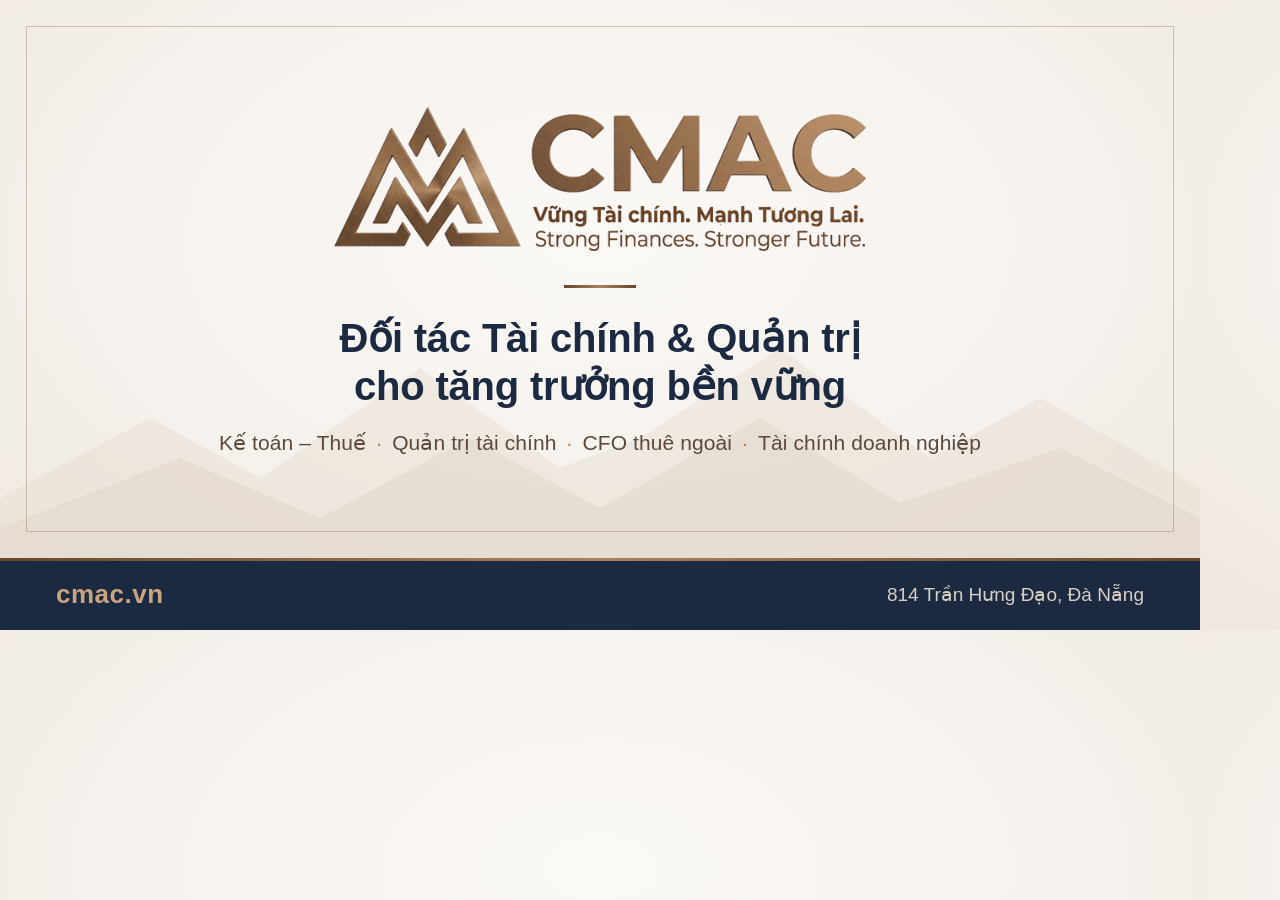
<file: tools/og-image.html>
<!doctype html>
<html lang="vi">
<head>
<meta charset="utf-8">
<style>
  * { margin: 0; padding: 0; box-sizing: border-box; }
  html, body { width: 1200px; height: 630px; }
  body {
    position: relative; overflow: hidden;
    background: radial-gradient(ellipse 70% 80% at 50% 38%, #FBF9F6 0%, #F5F1EC 60%, #EFE8E0 100%);
    font-family: "Inter", sans-serif; color: #1B2A41;
    -webkit-font-smoothing: antialiased;
  }
  .peaks { position: absolute; left: 0; right: 0; bottom: 72px; width: 1200px; height: 230px; }
  .frame { position: absolute; inset: 26px 26px 98px 26px; border: 1px solid rgba(140,101,74,.35); }
  .wrap { position: absolute; top: 0; left: 0; right: 0; height: 558px;
          display: flex; flex-direction: column; align-items: center; justify-content: center; text-align: center; }
  .logo { width: 540px; height: auto; display: block; }
  .rule { width: 72px; height: 3px; background: linear-gradient(90deg, #67482E, #A78260, #67482E); margin: 30px 0 26px; }
  h1 { font-family: "Montserrat", sans-serif; font-weight: 700; font-size: 40px; line-height: 1.22; letter-spacing: -.2px; color: #1B2A41; }
  .svc { margin-top: 20px; font-size: 21px; font-weight: 500; color: #5A4A3E; letter-spacing: .1px; }
  .svc i { font-style: normal; color: #A78260; padding: 0 10px; }
  .band { position: absolute; left: 0; right: 0; bottom: 0; height: 72px; background: #1B2A41;
          display: flex; align-items: center; justify-content: space-between; padding: 0 56px; color: #F5F1EC; }
  .band::before { content: ""; position: absolute; top: 0; left: 0; right: 0; height: 3px; background: linear-gradient(90deg, #67482E, #A78260 50%, #67482E); }
  .url { font-family: "Montserrat", sans-serif; font-weight: 700; font-size: 26px; letter-spacing: .5px; color: #C9A47F; }
  .addr { font-size: 19px; font-weight: 400; color: #D9CFC4; }
</style>
</head>
<body>
  <!-- Mẫu ảnh chia sẻ link 1200×630. Sửa chữ tại đây, mở bằng Chrome cỡ cửa sổ 1200×630 rồi chụp lại, lưu thành assets/og-cmac.jpg -->
  <!-- Bậc núi mờ phía sau: lặp lại hình núi của biểu tượng M–A, không cạnh tranh với logo -->
  <svg class="peaks" viewBox="0 0 1200 230" preserveAspectRatio="none" aria-hidden="true">
    <path d="M0 230 L0 170 L150 90 L260 150 L420 40 L560 140 L640 110 L780 20 L930 130 L1040 70 L1200 160 L1200 230 Z" fill="#E9E0D6" opacity=".55"/>
    <path d="M0 230 L0 200 L180 130 L320 190 L470 110 L600 180 L760 90 L900 175 L1060 120 L1200 190 L1200 230 Z" fill="#E2D7CB" opacity=".55"/>
  </svg>
  <div class="frame"></div>
  <div class="wrap">
    <img class="logo" src="../assets/cmac-logo.png" alt="">
    <div class="rule"></div>
    <h1>Đối tác Tài chính &amp; Quản trị<br>cho tăng trưởng bền vững</h1>
    <p class="svc">Kế toán – Thuế<i>·</i>Quản trị tài chính<i>·</i>CFO thuê ngoài<i>·</i>Tài chính doanh nghiệp</p>
  </div>
  <div class="band">
    <span class="url">cmac.vn</span>
    <span class="addr">814 Trần Hưng Đạo, Đà Nẵng</span>
  </div>
</body>
</html>
</file>
<file: assets/site.css>
/* CMAC – giao diện dùng chung cho các trang con (Kiến thức, Tin tức, bài viết).
   Cùng hệ màu, font, header, footer với trang chủ. Brand Guideline 2026: 60% nền trung tính · 30% Navy · 10% Đồng. */
:root {
  color-scheme: light;
  --choco: #2A1F1A; --choco-hi: #3A2C24; --choco-card: #33261F;
  --cream: #F5F1EC; --paper: #FBF9F6;
  --navy: #1B2A41;
  --bronze: #8C654A; --bronze-hi: #A78260; --bronze-lo: #67482E;
  --gold: #C9A47F; --sand: #D9CFC4; --taupe: #B8AA9C;
  --charcoal: #333333; --muted: #6B6B6B; --line: #DDD3C8;
  --f-head: "Montserrat", "Segoe UI", system-ui, sans-serif;
  --f-body: "Inter", "Segoe UI", system-ui, sans-serif;
  --wrap: 74rem; --gutter: clamp(16px, 4vw, 40px); --radius: 6px;
  --shadow: 0 2px 16px rgba(42, 31, 26, .08);
}
*, *::before, *::after { box-sizing: border-box; }
html { scroll-behavior: smooth; }
body { margin: 0; background: var(--cream); color: var(--charcoal); font-family: var(--f-body); font-size: 1rem; line-height: 1.6; -webkit-font-smoothing: antialiased; }
@media (prefers-reduced-motion: reduce) { html { scroll-behavior: auto; } *, *::before, *::after { transition: none !important; } }
img { max-width: 100%; }
[hidden] { display: none !important; }
h1, h2, h3, h4 { font-family: var(--f-head); color: var(--navy); line-height: 1.2; margin: 0; text-wrap: balance; }
p, ul, ol { margin: 0; }
a { color: inherit; }
:focus-visible { outline: 2px solid var(--bronze); outline-offset: 3px; border-radius: 2px; }
.wrap { max-width: var(--wrap); margin-inline: auto; padding-inline: var(--gutter); }
.kicker { font-family: var(--f-head); font-weight: 700; font-size: .8125rem; letter-spacing: .14em; text-transform: uppercase; color: var(--bronze); }
.rule { width: 4.5rem; height: 3px; background: var(--bronze); border: 0; margin: 1.25rem 0 0; }

.btn { display: inline-flex; align-items: center; justify-content: center; font: 700 .9375rem var(--f-head); min-height: 2.875rem; padding: 0 1.4rem; border-radius: 4px; border: 1px solid transparent; text-decoration: none; cursor: pointer; transition: background-color .18s, border-color .18s; }
.btn-bronze { background: var(--bronze); color: #fff; }
.btn-bronze:hover { background: var(--bronze-lo); }
.btn-line { border-color: rgba(217,207,196,.5); color: var(--cream); background: transparent; }
.btn-line:hover { border-color: var(--bronze-hi); }

/* Header */
.site-head { position: sticky; top: env(safe-area-inset-top, 0px); z-index: 30; background: rgba(251, 249, 246, .96); backdrop-filter: blur(6px); border-bottom: 1px solid var(--line); }
.site-head .wrap { display: flex; align-items: center; gap: 1.5rem; min-height: 4.5rem; }
.brand { display: block; line-height: 0; flex: none; }
.brand img { height: 46px; width: auto; }
.nav { display: flex; gap: 1.25rem; margin-left: auto; }
.nav a { font: 600 .875rem var(--f-head); color: var(--navy); text-decoration: none; padding-block: .5rem; border-bottom: 2px solid transparent; white-space: nowrap; }
.nav a:hover, .nav a[aria-current="page"] { border-bottom-color: var(--bronze); }
.nav a[aria-current="page"] { color: var(--bronze-lo); }
.head-cta { min-height: 2.5rem; font-size: .875rem; flex: none; }
.menu-btn { display: none; margin-left: auto; background: none; border: 1px solid var(--line); color: var(--navy); border-radius: 4px; min-height: 2.75rem; padding: 0 1rem; font: 600 .875rem var(--f-head); cursor: pointer; }
@media (max-width: 1140px) {
  .nav, .head-cta { display: none; }
  .menu-btn { display: inline-flex; align-items: center; }
  .nav.open { display: flex; position: absolute; left: 0; right: 0; top: 100%; flex-direction: column; gap: 0; background: var(--paper); padding: .25rem var(--gutter) 1rem; border-bottom: 1px solid var(--line); box-shadow: var(--shadow); }
  .nav.open a { padding-block: .85rem; border-bottom: 1px solid var(--line); }
  .brand img { height: 40px; }
}

/* Đầu trang con (nền sô-cô-la, dải đồng mép trái) */
.page-hero { position: relative; color: var(--sand); background: radial-gradient(120% 95% at 30% 70%, var(--choco-hi) 0%, #302520 52%, var(--choco) 100%); }
.page-hero::before { content: ""; position: absolute; inset: 0 auto 0 0; width: 6px; background: linear-gradient(var(--bronze-hi), var(--bronze), var(--bronze-lo)); }
.page-hero .wrap { padding-block: clamp(2.75rem, 6vw, 4.5rem); }
.page-hero .kicker { color: var(--bronze-hi); }
.page-hero h1 { color: var(--cream); font-size: clamp(2rem, 1.3rem + 2.8vw, 3.25rem); font-weight: 800; margin-top: .9rem; max-width: 46rem; }
.page-hero p.lede { margin-top: 1.25rem; font-size: 1.1875rem; max-width: 42rem; }
.crumbs { display: flex; flex-wrap: wrap; gap: .4rem; font-size: .8125rem; color: var(--taupe); }
.crumbs a { color: var(--sand); text-decoration: none; }
.crumbs a:hover { text-decoration: underline; }
.crumbs span[aria-hidden] { opacity: .6; }

/* Danh sách bài */
.listing { padding-block: clamp(2.5rem, 6vw, 4.5rem); }
.filters { display: flex; flex-wrap: wrap; gap: .5rem; }
.topic-note { margin: 1.1rem 0 2rem; max-width: 50rem; padding-left: 1rem; border-left: 3px solid var(--bronze-hi); font-style: italic; font-size: .9875rem; color: var(--muted); }
.empty a { color: var(--bronze-lo); }
.chip { font: 600 .8125rem var(--f-head); color: var(--navy); background: var(--paper); border: 1px solid var(--line); border-radius: 999px; min-height: 2.5rem; padding: 0 1rem; cursor: pointer; }
.chip:hover { border-color: var(--bronze); }
.chip[aria-pressed="true"] { background: var(--navy); border-color: var(--navy); color: var(--cream); }
.cards { list-style: none; padding: 0; display: grid; grid-template-columns: repeat(3, minmax(0, 1fr)); gap: 1.25rem; }
.card { display: flex; flex-direction: column; background: var(--paper); border-radius: var(--radius); box-shadow: var(--shadow); overflow: hidden; }
.card a.cover { display: block; line-height: 0; }
.card a.cover img { width: 100%; aspect-ratio: 16 / 9; object-fit: cover; display: block; }
.card .body { display: flex; flex-direction: column; gap: .6rem; padding: 1.4rem 1.4rem 1.5rem; flex: 1; }
.card .tag { font: 700 .75rem var(--f-head); letter-spacing: .1em; text-transform: uppercase; color: var(--bronze); }
.card h2 { font-size: 1.1875rem; font-weight: 800; line-height: 1.3; }
.card h2 a { text-decoration: none; }
.card h2 a:hover { color: var(--bronze-lo); }
.card p { font-size: .9375rem; }
.card .meta { margin-top: auto; padding-top: .5rem; font-size: .8125rem; color: var(--muted); }
.card.topic { border-top: 4px solid var(--bronze); }
.empty { padding: 2rem; text-align: left; background: var(--paper); border-radius: var(--radius); color: var(--muted); }
@media (max-width: 960px) { .cards { grid-template-columns: repeat(2, minmax(0, 1fr)); } }
@media (max-width: 600px) { .cards { grid-template-columns: minmax(0, 1fr); } }

/* Bài viết */
.article { padding-block: clamp(2.5rem, 6vw, 4rem); }
.article .wrap { display: grid; grid-template-columns: minmax(0, 46rem) minmax(0, 1fr); gap: clamp(2rem, 5vw, 4rem); align-items: start; }
.meta-line { display: flex; flex-wrap: wrap; gap: .25rem 1rem; margin-top: 1.25rem; font-size: .875rem; color: var(--taupe); }
.prose { font-size: 1.0625rem; line-height: 1.75; min-width: 0; }
.prose > * + * { margin-top: 1.15rem; }
.prose h2 { font-size: 1.5rem; font-weight: 800; margin-top: 2.25rem; }
.prose h3 { font-size: 1.1875rem; font-weight: 700; margin-top: 1.75rem; }
.prose ul, .prose ol { padding-left: 1.3rem; }
.prose li + li { margin-top: .45rem; }
.prose li::marker { color: var(--bronze); }
.prose strong { color: var(--navy); }
.prose figure { margin: 1.75rem 0 0; }
.prose figure img { width: 100%; height: auto; border-radius: var(--radius); display: block; }
.prose figcaption { margin-top: .6rem; font-size: .875rem; color: var(--muted); }
.prose .lead { font-size: 1.1875rem; color: var(--navy); }
.prose blockquote { margin: 1.75rem 0 0; padding: 1rem 1.25rem; border-left: 3px solid var(--bronze); background: var(--paper); border-radius: 0 var(--radius) var(--radius) 0; color: var(--navy); }
.table-wrap { overflow-x: auto; }
.prose table { width: 100%; border-collapse: collapse; font-size: .9375rem; min-width: 32rem; }
.prose th, .prose td { text-align: left; padding: .65rem .8rem; border-bottom: 1px solid var(--line); vertical-align: top; }
.prose th { background: var(--navy); color: var(--cream); font-family: var(--f-head); font-weight: 700; font-size: .875rem; }
.note { font-size: .875rem; color: var(--muted); border-top: 1px solid var(--line); padding-top: 1rem; }
.aside { position: sticky; top: 6rem; display: grid; gap: 1.25rem; }
.aside-cta { background: var(--navy); color: var(--sand); border-radius: var(--radius); padding: 1.5rem; display: grid; gap: .75rem; }
.aside-cta h2 { color: var(--cream); font-size: 1.125rem; }
.aside-cta p { font-size: .9375rem; }
.aside-list { background: var(--paper); border-radius: var(--radius); padding: 1.25rem 1.5rem; }
.aside-list h2 { font-size: 1rem; }
.aside-list ul { list-style: none; padding: 0; margin-top: .75rem; display: grid; gap: .75rem; }
.aside-list a { font: 600 .9375rem/1.4 var(--f-head); color: var(--navy); text-decoration: none; }
.aside-list a:hover { color: var(--bronze-lo); }
@media (max-width: 960px) { .article .wrap { grid-template-columns: minmax(0, 1fr); } .aside { position: static; } }

/* Footer */
.foot { background: var(--paper); border-top: 1px solid var(--line); font-size: .875rem; color: var(--muted); }
.foot-top { display: grid; grid-template-columns: minmax(0, 1.3fr) repeat(2, minmax(0, 1fr)); gap: 2rem; padding-block: 3rem 2rem; }
.foot-top img { width: 220px; max-width: 100%; height: auto; }
.foot-top .one { margin-top: 1rem; max-width: 26rem; color: var(--charcoal); }
.foot h4 { font-size: .8125rem; font-weight: 700; letter-spacing: .08em; text-transform: uppercase; color: var(--navy); }
.foot ul { list-style: none; padding: 0; margin-top: .75rem; display: grid; gap: .45rem; }
.foot a { text-decoration: none; }
.foot a:hover { color: var(--bronze); }
.foot-bot { display: flex; flex-wrap: wrap; justify-content: space-between; gap: .75rem 2rem; padding-block: 1.25rem 1.75rem; border-top: 1px solid var(--line); font-size: .8125rem; }
.foot-bot .essence { font: 700 .8125rem var(--f-head); letter-spacing: .2em; color: var(--bronze); }
@media (max-width: 760px) { .foot-top { grid-template-columns: minmax(0, 1fr); } }

/* Nút Zalo */
.zalo-float { position: fixed; right: max(16px, env(safe-area-inset-right, 0px) + 16px); bottom: calc(env(safe-area-inset-bottom, 0px) + 20px); z-index: 40; display: flex; align-items: center; gap: .5rem; min-height: 3.25rem; padding: 0 1.15rem 0 .5rem; border-radius: 999px; background: #0068FF; color: #fff; text-decoration: none; font: 700 .9375rem var(--f-head); box-shadow: 0 6px 20px rgba(0, 60, 160, .35); transition: transform .18s, background-color .18s; }
.zalo-float:hover { background: #0052CC; transform: translateY(-2px); }
.zalo-float .zi { display: grid; place-items: center; width: 2.35rem; height: 2.35rem; border-radius: 50%; background: #fff; color: #0068FF; font: 800 .6875rem var(--f-head); }
@media (max-width: 560px) { .zalo-float .zt { display: none; } .zalo-float { padding: 0 .45rem; } }
</file>
